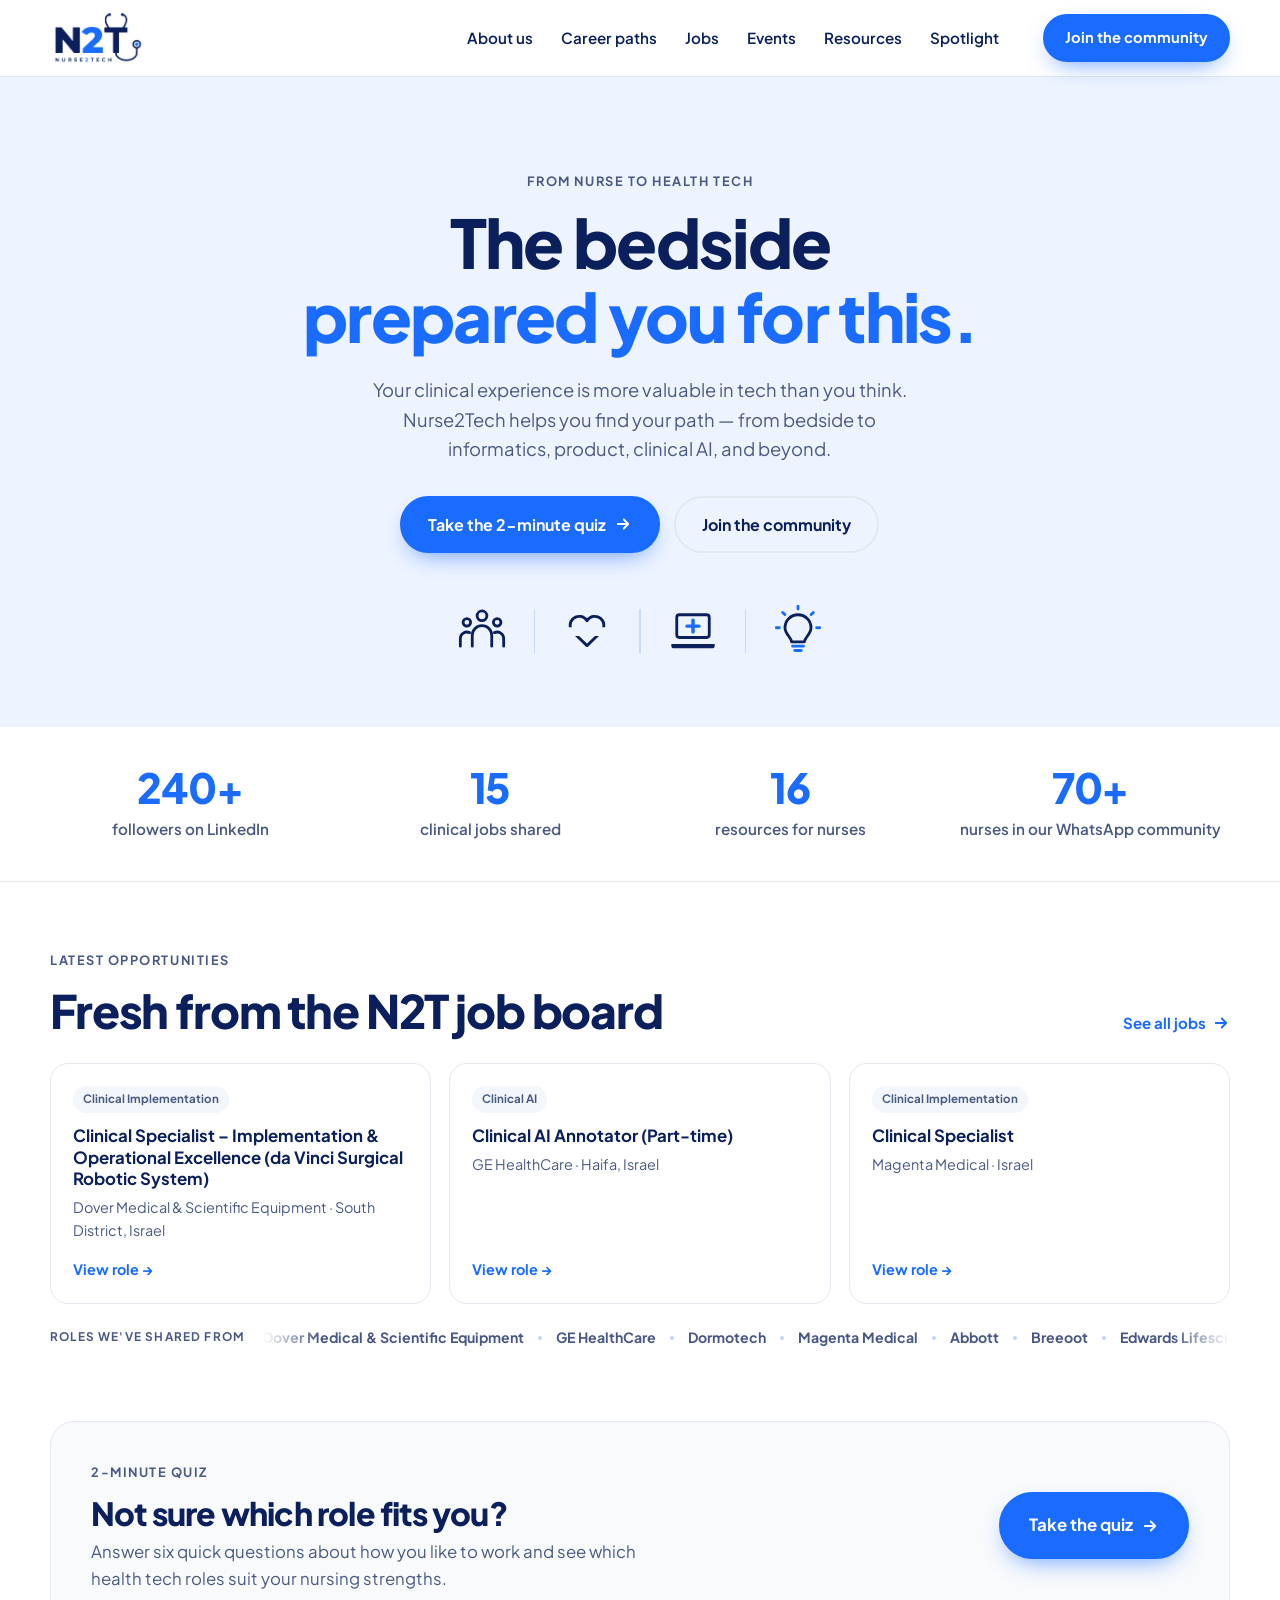
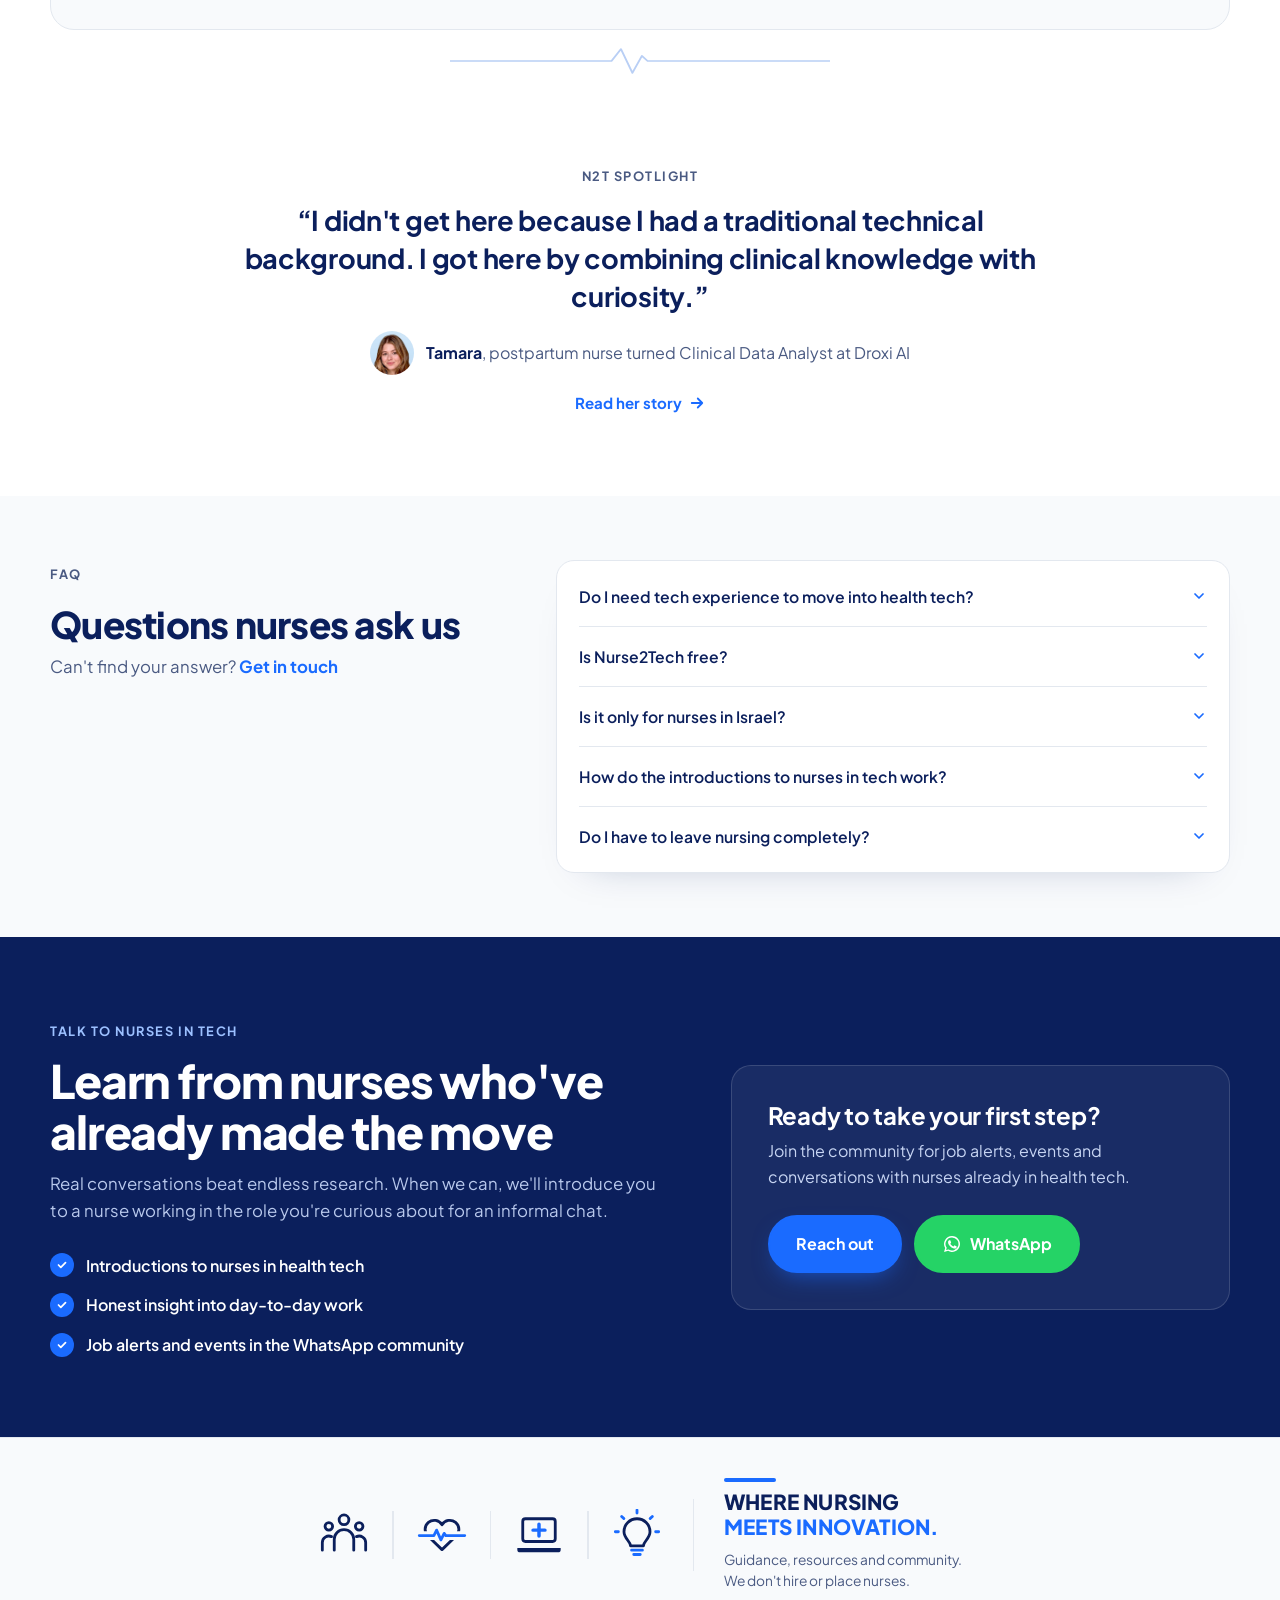
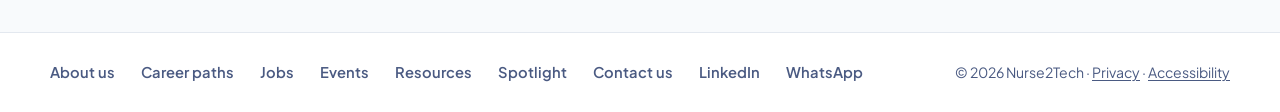
<file: index.html>
<!doctype html>
<html lang="en">
<head>
  <meta charset="utf-8">
  <meta name="viewport" content="width=device-width, initial-scale=1">
  <title>Nurse2Tech</title>
  <meta name="description" content="Nurse2Tech helps nurses explore health tech careers: discover real roles, find your skill gaps, reframe your clinical experience, and connect with nurses who've made the move.">
  <link rel="canonical" href="https://nurse2tech.com/">
  <meta property="og:type" content="website">
  <meta property="og:site_name" content="Nurse2Tech">
  <meta property="og:title" content="Nurse2Tech — Where Nursing Meets Innovation">
  <meta property="og:description" content="Nurse2Tech helps nurses explore health tech careers: discover real roles, find your skill gaps, reframe your clinical experience, and connect with nurses who've made the move.">
  <meta property="og:url" content="https://nurse2tech.com/">
  <meta property="og:image" content="https://nurse2tech.com/assets/og-image.png">
  <meta property="og:image:width" content="1200">
  <meta property="og:image:height" content="630">
  <meta name="twitter:card" content="summary_large_image">
  <link rel="icon" type="image/svg+xml" href="assets/favicon.svg?v=202610020856">
  <link rel="icon" type="image/png" sizes="192x192" href="assets/icon-192.png?v=202610020856">
  <link rel="icon" type="image/png" sizes="64x64" href="assets/favicon.png?v=202610020856">
  <link rel="apple-touch-icon" href="assets/apple-touch-icon.png?v=202610020856">
  <link rel="preconnect" href="https://fonts.googleapis.com">
  <link rel="preconnect" href="https://fonts.gstatic.com" crossorigin>
  <link href="https://fonts.googleapis.com/css2?family=Plus+Jakarta+Sans:wght@400;500;600;700;800&display=swap" rel="stylesheet">
  <link rel="stylesheet" href="styles.css?v=20261124160000">
</head>
<body>

  <!-- SVG icon sprite (matches brand icon set) -->
  <svg width="0" height="0" style="position:absolute" aria-hidden="true">
    <defs>
      <symbol id="i-people" viewBox="0 0 48 48" fill="none" stroke-linecap="round" stroke-linejoin="round">
        <circle cx="24" cy="10" r="4.5" stroke="currentColor" stroke-width="2.6"/>
        <circle cx="10" cy="16" r="3.5" stroke="currentColor" stroke-width="2.6"/>
        <circle cx="38" cy="16" r="3.5" stroke="currentColor" stroke-width="2.6"/>
        <path d="M15 38V28a9 9 0 0 1 18 0v10" stroke="currentColor" stroke-width="2.6"/>
        <path d="M4 38v-7a6 6 0 0 1 8.5-5.5M44 38v-7a6 6 0 0 0-8.5-5.5" stroke="currentColor" stroke-width="2.6"/>
      </symbol>
      <symbol id="i-heart" viewBox="0 0 48 48" fill="none" stroke-linecap="round" stroke-linejoin="round">
        <mask id="heart-gap-1" maskUnits="userSpaceOnUse" x="0" y="0" width="48" height="48"><rect width="48" height="48" fill="#fff"/><path d="M3 24.5h13.5l2.5-5 4 9 3-6 1.5 2H45" fill="none" stroke="#000" stroke-width="8" stroke-linecap="round" stroke-linejoin="round"/></mask><path d="M24 37.5 11.2 25.1A8.4 8.4 0 1 1 24 14.5a8.4 8.4 0 1 1 12.8 10.6z" stroke="currentColor" stroke-width="2.6" mask="url(#heart-gap-1)"/>
        <path d="M3 24.5h13.5l2.5-5 4 9 3-6 1.5 2H45" stroke="var(--blue)" stroke-width="2.6"/>
      </symbol>
      <symbol id="i-laptop" viewBox="0 0 48 48" fill="none" stroke-linecap="round" stroke-linejoin="round">
        <rect x="9" y="9" width="30" height="21" rx="2.5" stroke="currentColor" stroke-width="2.6"/>
        <path d="M4 36h40v1.5a2.5 2.5 0 0 1-2.5 2.5h-35A2.5 2.5 0 0 1 4 37.5z" fill="currentColor"/>
        <path d="M24 14v11M18.5 19.5h11" stroke="var(--blue)" stroke-width="3.2"/>
      </symbol>
      <symbol id="i-bulb" viewBox="0 0 48 48" fill="none" stroke-linecap="round" stroke-linejoin="round">
        <path d="M24 3.8V1M11.84 8.84 9.86 6.86M36.16 8.84l1.98-1.98M6.8 21H4M41.2 21H44" stroke="var(--blue)" stroke-width="2.6"/>
        <path d="M18 34c0-4-6-7-6-13a12 12 0 0 1 24 0c0 6-6 9-6 13z" stroke="currentColor" stroke-width="2.6"/>
        <path d="M19 38h10M21 42h6" stroke="var(--blue)" stroke-width="2.6"/>
      </symbol>
      <symbol id="i-chat" viewBox="0 0 48 48" fill="none" stroke-linecap="round" stroke-linejoin="round">
        <path d="M8 10h32a3 3 0 0 1 3 3v17a3 3 0 0 1-3 3H22l-9 7v-7H8a3 3 0 0 1-3-3V13a3 3 0 0 1 3-3z" stroke="currentColor" stroke-width="2.6"/>
      </symbol>
      <symbol id="i-arrow" viewBox="0 0 24 24" fill="none" stroke="currentColor" stroke-width="2.4" stroke-linecap="round" stroke-linejoin="round">
        <path d="M5 12h14M13 6l6 6-6 6"/>
      </symbol>
    </defs>
  </svg>

  <header class="nav" id="top">
    <div class="container nav-inner">
      <a href="#top" class="brand" aria-label="Nurse2Tech home">
        <img src="assets/logo.png" alt="Nurse2Tech logo" width="806" height="480">
      </a>
      <div class="nav-right">
        <a href="contact.html" class="btn btn-sm nav-join">Join the community</a>
        <button class="nav-toggle" aria-label="Open menu" aria-expanded="false" aria-controls="site-menu">
          <span></span><span></span><span></span>
        </button>
      </div>
      <nav class="nav-links" id="site-menu" aria-label="Main">
        <a href="about.html">About us</a>
        <a href="roles.html">Career paths</a>
        <a href="jobs.html">Jobs</a>
        <a href="events.html">Events</a>
        <a href="resources.html">Resources</a>
        <a href="spotlight.html">Spotlight</a>
        <a href="contact.html">Contact us</a>
        <a href="contact.html" class="btn btn-sm nav-menu-join">Join the community</a>
      </nav>
    </div>
  </header>

  <main>
    <!-- HERO -->
    <section class="hero hero-center hero-tint">
      <div class="blob blob-1" aria-hidden="true"></div>
      <div class="blob blob-2" aria-hidden="true"></div>
      <div class="container hero-grid">
        <div class="hero-copy">
          <p class="eyebrow">From nurse to health tech</p>
          <h1>The bedside<br><span class="accent">prepared you for this.</span></h1>
          <p class="lead">Your clinical experience is more valuable in tech than you think. Nurse2Tech helps you find your path — from bedside to informatics, product, clinical AI, and beyond.</p>
          <div class="hero-cta">
            <a href="roles.html#quiz-section" class="btn">Take the 2-minute quiz <svg class="ico-sm"><use href="#i-arrow"/></svg></a>
            <a href="contact.html" class="btn btn-ghost">Join the community</a>
          </div>
          <div class="hero-icons" aria-hidden="true"><svg><use href="#i-people"/></svg><i></i><svg viewBox="0 0 48 48" fill="none" stroke-linecap="round" stroke-linejoin="round"><mask id="heart-gap-beat" maskUnits="userSpaceOnUse" x="0" y="0" width="48" height="48"><rect width="48" height="48" fill="#fff"/><path d="M3 24.5h13.5l2.5-5 4 9 3-6 1.5 2H45" fill="none" stroke="#000" stroke-width="8"/></mask><path d="M24 37.5 11.2 25.1A8.4 8.4 0 1 1 24 14.5a8.4 8.4 0 1 1 12.8 10.6z" stroke="currentColor" stroke-width="2.6" mask="url(#heart-gap-beat)"/><path class="beat" pathLength="100" d="M3 24.5h13.5l2.5-5 4 9 3-6 1.5 2H45" stroke="#1a6bff" stroke-width="2.6"/></svg><i></i><svg><use href="#i-laptop"/></svg><i></i><svg><use href="#i-bulb"/></svg></div>
        </div>
      </div>
    </section>

    <!-- NUMBERS -->
    <section class="stats-band" aria-label="Nurse2Tech at a glance">
      <div class="container stats-nums">
        <div><b>240+</b><span>followers on LinkedIn</span></div>
        <div><b id="stat-roles">13</b><span>clinical jobs shared</span></div>
        <div><b id="stat-resources">16</b><span>resources for nurses</span></div>
        <div><b>70+</b><span>nurses in our WhatsApp community</span></div>
      </div>
    </section>

    <!-- LATEST JOBS -->
    <section class="section latest" id="latest">
      <div class="container">
        <div class="latest-head">
          <div>
            <p class="eyebrow">Latest opportunities</p>
            <h2>Fresh from the N2T job board</h2>
          </div>
          <a class="card-link" href="jobs.html">See all jobs <svg class="ico-sm"><use href="#i-arrow"/></svg></a>
        </div>
        <div class="latest-grid" id="latest-jobs"></div>
        <div class="latest-companies" id="latest-companies" hidden></div>
      </div>
    </section>

    <!-- QUIZ -->
    <section class="section quiz-cta-section">
      <div class="container">
        <div class="quiz-cta">
          <div>
            <p class="eyebrow">2-minute quiz</p>
            <h2>Not sure which role fits you?</h2>
            <p class="sub">Answer six quick questions about how you like to work and see which health tech roles suit your nursing strengths.</p>
          </div>
          <a class="btn btn-lg" href="roles.html#quiz-section">Take the quiz <svg class="ico-sm"><use href="#i-arrow"/></svg></a>
        </div>
      </div>
    </section>

    <div class="pulse-divider" aria-hidden="true"><svg viewBox="0 0 400 40" preserveAspectRatio="none"><path d="M0 20 H170 l10 -14 12 28 10 -20 6 6 H400" fill="none" stroke="currentColor" stroke-width="2" stroke-linecap="round" stroke-linejoin="round"/></svg></div>

    <!-- SPOTLIGHT QUOTE -->
    <section class="section home-quote">
      <div class="container">
        <figure>
          <p class="eyebrow">N2T Spotlight</p>
          <blockquote>“I didn't get here because I had a traditional technical background. I got here by combining clinical knowledge with curiosity.”</blockquote>
          <figcaption><img class="quote-face" src="assets/tamara.jpg?v=20261117" alt="" width="300" height="300"><span><b>Tamara</b>, postpartum nurse turned Clinical Data Analyst at Droxi AI</span></figcaption>
          <a class="card-link" href="spotlight.html#tamara">Read her story <svg class="ico-sm"><use href="#i-arrow"/></svg></a>
        </figure>
      </div>
    </section>

    <!-- FAQ -->
    <section class="section faq-section section-tint" id="faq">
      <div class="container faq-wrap">
        <div class="faq-head">
          <p class="eyebrow">FAQ</p>
          <h2>Questions nurses ask us</h2>
          <p class="sub">Can't find your answer? <a href="contact.html">Get in touch</a></p>
        </div>
        <div class="faq-list">
          <details class="faq-item">
            <summary><span>Do I need tech experience to move into health tech?</span><svg class="faq-chev" viewBox="0 0 24 24" aria-hidden="true"><path d="M6 9l6 6 6-6" fill="none" stroke="currentColor" stroke-width="2.6" stroke-linecap="round" stroke-linejoin="round"/></svg></summary>
            <p>No. Most nurses we talk to start with none. Your clinical judgment, workflow knowledge and patient-safety mindset are exactly what health tech teams are missing. Some roles ask for a specific skill, and the job descriptions and our resources show you which ones.</p>
          </details>
          <details class="faq-item">
            <summary><span>Is Nurse2Tech free?</span><svg class="faq-chev" viewBox="0 0 24 24" aria-hidden="true"><path d="M6 9l6 6 6-6" fill="none" stroke="currentColor" stroke-width="2.6" stroke-linecap="round" stroke-linejoin="round"/></svg></summary>
            <p>Yes. Joining the community, the resources, the <a href="jobs.html">job board</a>, the <a href="roles.html#quiz-section">role quiz</a> and introductions to nurses in tech are all free.</p>
          </details>
          <details class="faq-item">
            <summary><span>Is it only for nurses in Israel?</span><svg class="faq-chev" viewBox="0 0 24 24" aria-hidden="true"><path d="M6 9l6 6 6-6" fill="none" stroke="currentColor" stroke-width="2.6" stroke-linecap="round" stroke-linejoin="round"/></svg></summary>
            <p>No. Nurse2Tech is for nurses anywhere. Many of the roles we share right now are in Israel, but the resources, quiz and advice apply wherever you are, and we share remote roles too.</p>
          </details>
          <details class="faq-item">
            <summary><span>How do the introductions to nurses in tech work?</span><svg class="faq-chev" viewBox="0 0 24 24" aria-hidden="true"><path d="M6 9l6 6 6-6" fill="none" stroke="currentColor" stroke-width="2.6" stroke-linecap="round" stroke-linejoin="round"/></svg></summary>
            <p>Send us a message with the role you're curious about. If we know a nurse working in that role, we'll ask if they're open to a short chat and connect you both by email. It's informal: a chance to ask about their day, how they got in, and what they'd do differently.</p>
          </details>
          <details class="faq-item">
            <summary><span>Do I have to leave nursing completely?</span><svg class="faq-chev" viewBox="0 0 24 24" aria-hidden="true"><path d="M6 9l6 6 6-6" fill="none" stroke="currentColor" stroke-width="2.6" stroke-linecap="round" stroke-linejoin="round"/></svg></summary>
            <p>Not at all. Some nurses move into tech full-time, others go part-time or keep a few clinical shifts. Many roles, like implementation and clinical success, use your clinical skills every day.</p>
          </details>
        </div>
      </div>
    </section>

    <!-- CONNECT -->
    <section class="section section-dark" id="connect">
      <div class="container connect-grid">
        <div class="">
          <p class="eyebrow eyebrow-light">Talk to nurses in tech</p>
          <h2>Learn from nurses who've <span class="accent-light">already made the move</span></h2>
          <p class="sub">Real conversations beat endless research. When we can, we'll introduce you to a nurse working in the role you're curious about for an informal chat.</p>
          <ul class="checks">
            <li>Introductions to nurses in health tech</li>
            <li>Honest insight into day-to-day work</li>
            <li>Job alerts and events in the WhatsApp community</li>
          </ul>
        </div>
        <div class="cta-card">
          <h3>Ready to take your first step?</h3>
          <p>Join the community for job alerts, events and conversations with nurses already in health tech.</p>
          <div class="cta-actions">
            <a href="contact.html" class="btn">Reach out</a>
            <a class="btn btn-wa" data-whatsapp data-whatsapp-block hidden href="#" target="_blank" rel="noopener"><svg class="wa-ico" viewBox="0 0 24 24" aria-hidden="true"><path fill="currentColor" d="M12 2.5a9.5 9.5 0 0 0-8.2 14.3L2.5 21.5l4.8-1.3A9.5 9.5 0 1 0 12 2.5zm0 1.7a7.8 7.8 0 1 1-4 14.5l-.3-.2-2.8.8.8-2.7-.2-.3A7.8 7.8 0 0 1 12 4.2zM8.9 7.6c-.2 0-.5 0-.7.3-.3.3-.9.9-.9 2.2s.9 2.5 1 2.7c.1.2 1.8 2.8 4.4 3.9 2.2.9 2.6.7 3.1.6.5 0 1.5-.6 1.7-1.2.2-.6.2-1.1.2-1.2-.1-.1-.2-.2-.5-.3l-1.8-.9c-.2-.1-.4-.1-.6.1l-.8 1c-.1.2-.3.2-.5.1-.3-.1-1.1-.4-2-1.3-.8-.7-1.3-1.5-1.4-1.8-.2-.3 0-.4.1-.5l.4-.5.3-.4c.1-.2 0-.3 0-.5l-.8-2c-.2-.5-.4-.5-.6-.5h-.6z"/></svg> WhatsApp</a>
          </div>
        </div>
      </div>
    </section>

  </main>

  <footer class="footer">
    <div class="footer-brand">
      <div class="container footer-brand-inner">
        <div class="footer-icons">
          <svg viewBox="0 0 48 48" fill="none" stroke-linecap="round" stroke-linejoin="round" aria-hidden="true"><circle cx="24" cy="10" r="4.5" stroke="currentColor" stroke-width="2.6"/><circle cx="10" cy="16" r="3.5" stroke="currentColor" stroke-width="2.6"/><circle cx="38" cy="16" r="3.5" stroke="currentColor" stroke-width="2.6"/><path d="M15 38V28a9 9 0 0 1 18 0v10" stroke="currentColor" stroke-width="2.6"/><path d="M4 38v-7a6 6 0 0 1 8.5-5.5M44 38v-7a6 6 0 0 0-8.5-5.5" stroke="currentColor" stroke-width="2.6"/></svg><i></i>
          <svg viewBox="0 0 48 48" fill="none" stroke-linecap="round" stroke-linejoin="round" aria-hidden="true"><mask id="heart-gap-2" maskUnits="userSpaceOnUse" x="0" y="0" width="48" height="48"><rect width="48" height="48" fill="#fff"/><path d="M3 24.5h13.5l2.5-5 4 9 3-6 1.5 2H45" fill="none" stroke="#000" stroke-width="8" stroke-linecap="round" stroke-linejoin="round"/></mask><path d="M24 37.5 11.2 25.1A8.4 8.4 0 1 1 24 14.5a8.4 8.4 0 1 1 12.8 10.6z" stroke="currentColor" stroke-width="2.6" mask="url(#heart-gap-2)"/><path d="M3 24.5h13.5l2.5-5 4 9 3-6 1.5 2H45" stroke="#1a6bff" stroke-width="2.6"/></svg><i></i>
          <svg viewBox="0 0 48 48" fill="none" stroke-linecap="round" stroke-linejoin="round" aria-hidden="true"><rect x="9" y="9" width="30" height="21" rx="2.5" stroke="currentColor" stroke-width="2.6"/><path d="M4 36h40v1.5a2.5 2.5 0 0 1-2.5 2.5h-35A2.5 2.5 0 0 1 4 37.5z" fill="currentColor"/><path d="M24 14v11M18.5 19.5h11" stroke="#1a6bff" stroke-width="3.2"/></svg><i></i>
          <svg viewBox="0 0 48 48" fill="none" stroke-linecap="round" stroke-linejoin="round" aria-hidden="true"><path d="M24 3.8V1M11.84 8.84 9.86 6.86M36.16 8.84l1.98-1.98M6.8 21H4M41.2 21H44" stroke="#1a6bff" stroke-width="2.6"/><path d="M18 34c0-4-6-7-6-13a12 12 0 0 1 24 0c0 6-6 9-6 13z" stroke="currentColor" stroke-width="2.6"/><path d="M19 38h10M21 42h6" stroke="#1a6bff" stroke-width="2.6"/></svg>
        </div>
        <span class="footer-divider" aria-hidden="true"></span>
        <div class="footer-brand-text">
          <div class="tagline"><b></b>Where nursing<br><span>meets innovation.</span></div>
          <p class="footer-disclaimer">Guidance, resources and community.<br>We don't hire or place nurses.</p>
        </div>
      </div>
    </div>
    <div class="container footer-inner">
      <nav class="footer-links" aria-label="Footer">
        <a href="about.html">About us</a>
        <a href="roles.html">Career paths</a>
        <a href="jobs.html">Jobs</a>
        <a href="events.html">Events</a>
        <a href="resources.html">Resources</a>
        <a href="spotlight.html">Spotlight</a>
        <a href="contact.html">Contact us</a>
        <a href="https://www.linkedin.com/company/nurse2tech/" target="_blank" rel="noopener">LinkedIn</a>
        <a data-whatsapp data-whatsapp-block hidden href="#" target="_blank" rel="noopener">WhatsApp</a>
      </nav>
      <p class="copy">© <span id="year"></span> Nurse2Tech · <a href="privacy.html">Privacy</a> · <a href="accessibility.html">Accessibility</a></p>
    </div>
  </footer>

  <script src="script.js?v=202611012000"></script>
  <script data-goatcounter="https://nurse2tech.goatcounter.com/count" async src="https://gc.zgo.at/count.js"></script>
</body>
</html>
</file>
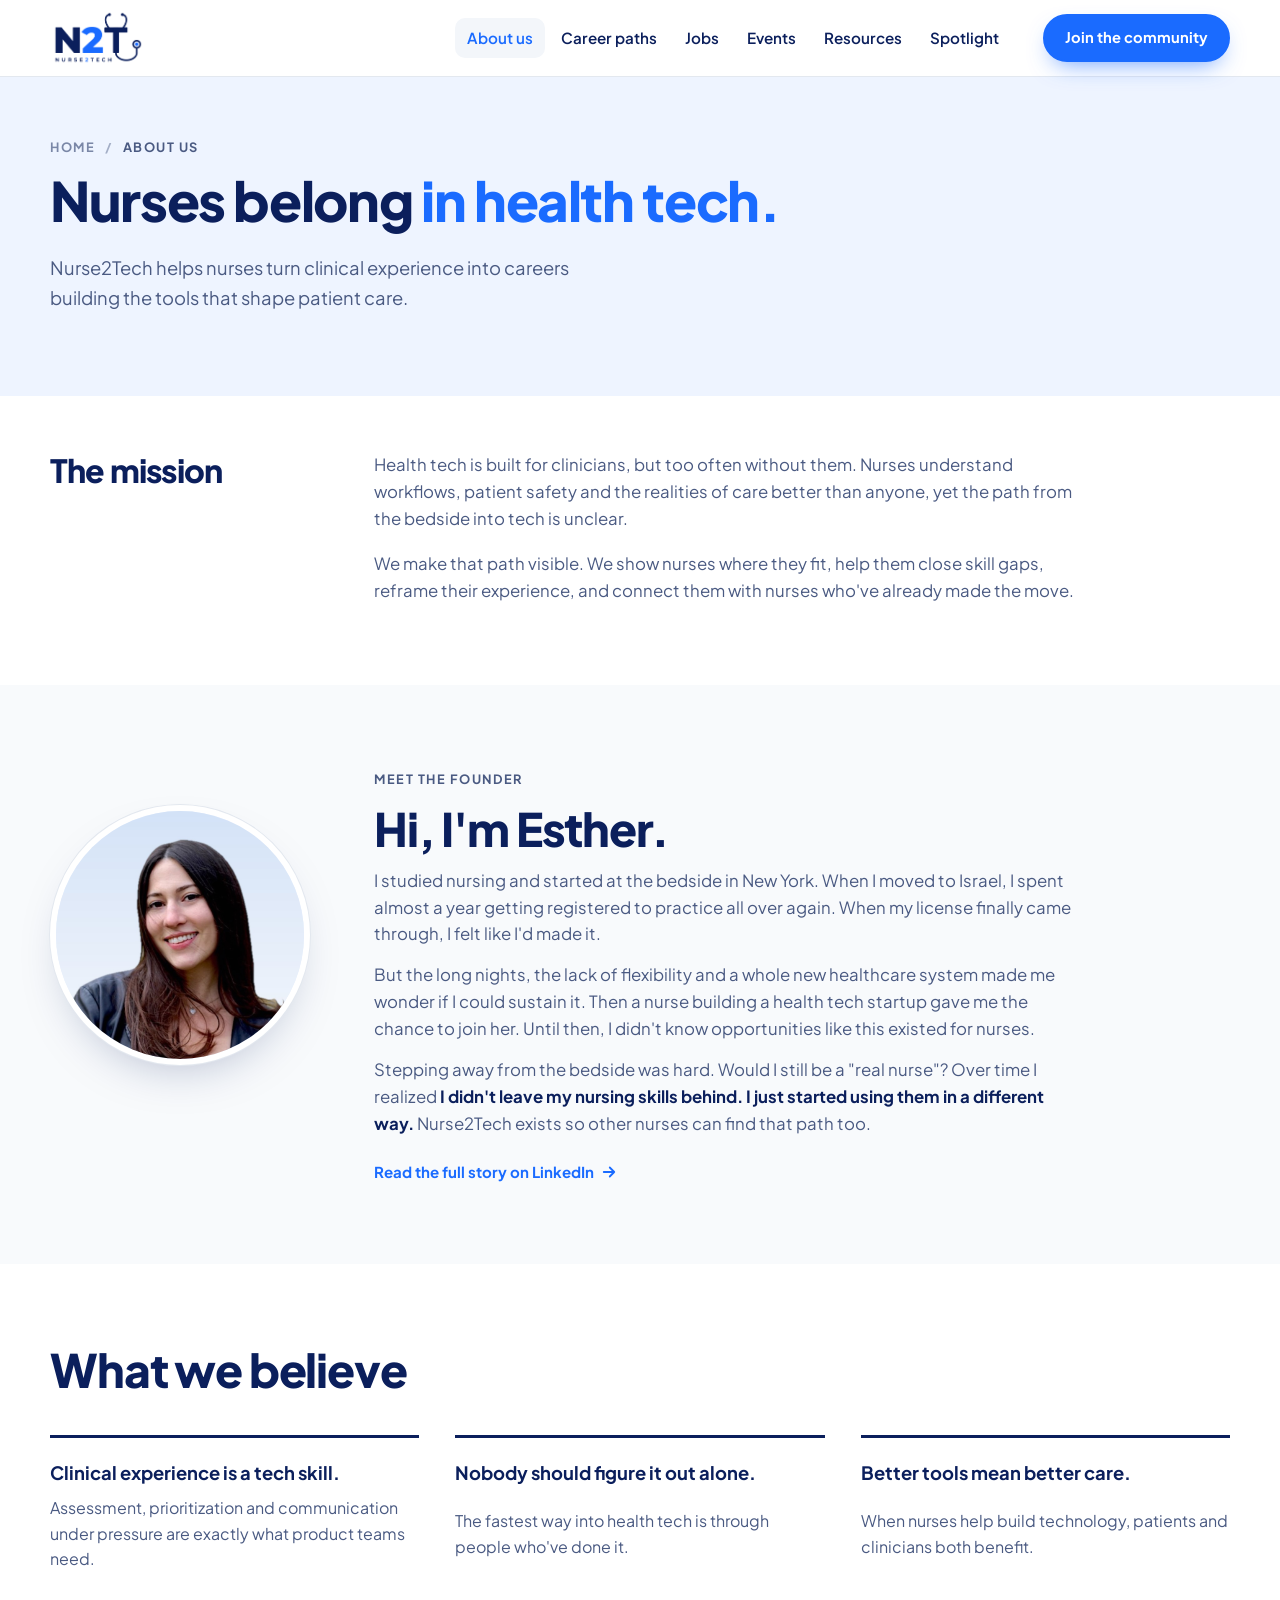
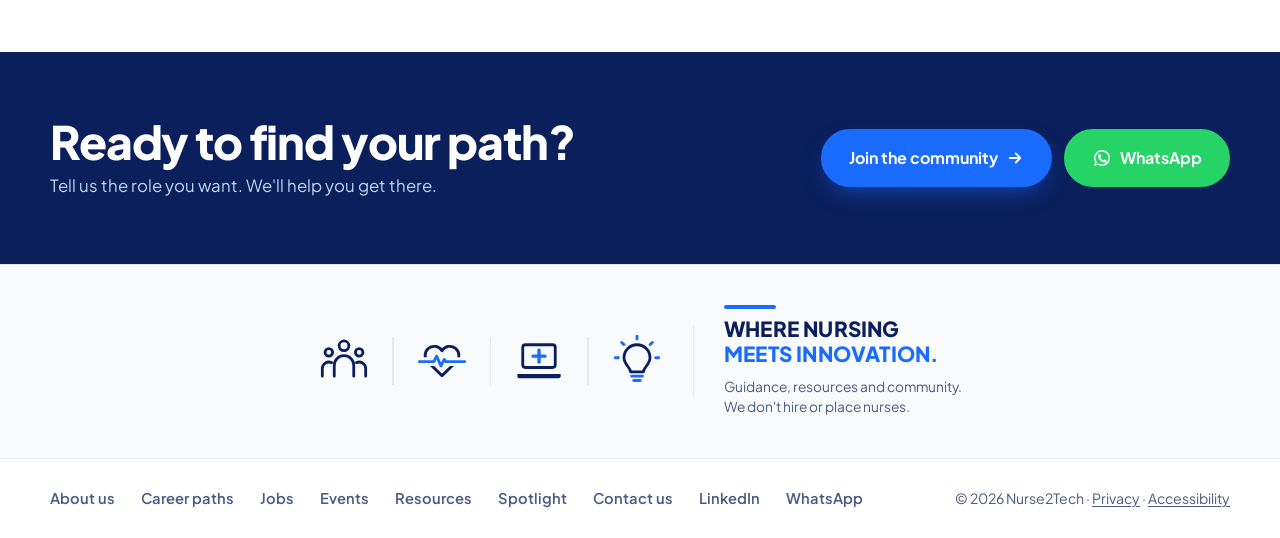
<file: about.html>
<!doctype html>
<html lang="en">
<head>
  <meta charset="utf-8">
  <meta name="viewport" content="width=device-width, initial-scale=1">
  <title>About Us — Nurse2Tech</title>
  <meta name="description" content="Nurse2Tech helps nurses bring their clinical expertise into health tech careers. Learn about the mission and what we do.">
  <link rel="canonical" href="https://nurse2tech.com/about.html">
  <meta property="og:type" content="website">
  <meta property="og:site_name" content="Nurse2Tech">
  <meta property="og:title" content="About Us — Nurse2Tech">
  <meta property="og:description" content="Nurse2Tech helps nurses bring their clinical expertise into health tech careers. Learn about the mission and what we do.">
  <meta property="og:url" content="https://nurse2tech.com/about.html">
  <meta property="og:image" content="https://nurse2tech.com/assets/og-image.png">
  <meta property="og:image:width" content="1200">
  <meta property="og:image:height" content="630">
  <meta name="twitter:card" content="summary_large_image">
  <link rel="icon" type="image/svg+xml" href="assets/favicon.svg?v=202610020856">
  <link rel="icon" type="image/png" sizes="192x192" href="assets/icon-192.png?v=202610020856">
  <link rel="icon" type="image/png" sizes="64x64" href="assets/favicon.png?v=202610020856">
  <link rel="apple-touch-icon" href="assets/apple-touch-icon.png?v=202610020856">
  <link rel="preconnect" href="https://fonts.googleapis.com">
  <link rel="preconnect" href="https://fonts.gstatic.com" crossorigin>
  <link href="https://fonts.googleapis.com/css2?family=Plus+Jakarta+Sans:wght@400;500;600;700;800&display=swap" rel="stylesheet">
  <link rel="stylesheet" href="styles.css?v=20261124160000">
</head>
<body>

  <svg width="0" height="0" style="position:absolute" aria-hidden="true">
    <defs>
      <symbol id="i-arrow" viewBox="0 0 24 24" fill="none" stroke="currentColor" stroke-width="2.4" stroke-linecap="round" stroke-linejoin="round">
        <path d="M5 12h14M13 6l6 6-6 6"/>
      </symbol>
      <symbol id="i-people" viewBox="0 0 48 48" fill="none" stroke-linecap="round" stroke-linejoin="round">
        <circle cx="24" cy="10" r="4.5" stroke="currentColor" stroke-width="2.6"/>
        <circle cx="10" cy="16" r="3.5" stroke="currentColor" stroke-width="2.6"/>
        <circle cx="38" cy="16" r="3.5" stroke="currentColor" stroke-width="2.6"/>
        <path d="M15 38V28a9 9 0 0 1 18 0v10" stroke="currentColor" stroke-width="2.6"/>
        <path d="M4 38v-7a6 6 0 0 1 8.5-5.5M44 38v-7a6 6 0 0 0-8.5-5.5" stroke="currentColor" stroke-width="2.6"/>
      </symbol>
      <symbol id="i-heart" viewBox="0 0 48 48" fill="none" stroke-linecap="round" stroke-linejoin="round">
        <mask id="heart-gap-1" maskUnits="userSpaceOnUse" x="0" y="0" width="48" height="48"><rect width="48" height="48" fill="#fff"/><path d="M3 24.5h13.5l2.5-5 4 9 3-6 1.5 2H45" fill="none" stroke="#000" stroke-width="8" stroke-linecap="round" stroke-linejoin="round"/></mask><path d="M24 37.5 11.2 25.1A8.4 8.4 0 1 1 24 14.5a8.4 8.4 0 1 1 12.8 10.6z" stroke="currentColor" stroke-width="2.6" mask="url(#heart-gap-1)"/>
        <path d="M3 24.5h13.5l2.5-5 4 9 3-6 1.5 2H45" stroke="var(--blue)" stroke-width="2.6"/>
      </symbol>
      <symbol id="i-laptop" viewBox="0 0 48 48" fill="none" stroke-linecap="round" stroke-linejoin="round">
        <rect x="9" y="9" width="30" height="21" rx="2.5" stroke="currentColor" stroke-width="2.6"/>
        <path d="M4 36h40v1.5a2.5 2.5 0 0 1-2.5 2.5h-35A2.5 2.5 0 0 1 4 37.5z" fill="currentColor"/>
        <path d="M24 14v11M18.5 19.5h11" stroke="var(--blue)" stroke-width="3.2"/>
      </symbol>
      <symbol id="i-bulb" viewBox="0 0 48 48" fill="none" stroke-linecap="round" stroke-linejoin="round">
        <path d="M24 3.8V1M11.84 8.84 9.86 6.86M36.16 8.84l1.98-1.98M6.8 21H4M41.2 21H44" stroke="var(--blue)" stroke-width="2.6"/>
        <path d="M18 34c0-4-6-7-6-13a12 12 0 0 1 24 0c0 6-6 9-6 13z" stroke="currentColor" stroke-width="2.6"/>
        <path d="M19 38h10M21 42h6" stroke="var(--blue)" stroke-width="2.6"/>
      </symbol>
    </defs>
  </svg>

  <header class="nav" id="top">
    <div class="container nav-inner">
      <a href="index.html" class="brand" aria-label="Nurse2Tech home">
        <img src="assets/logo.png" alt="Nurse2Tech logo" width="806" height="480">
      </a>
      <div class="nav-right">
        <a href="contact.html" class="btn btn-sm nav-join">Join the community</a>
        <button class="nav-toggle" aria-label="Open menu" aria-expanded="false" aria-controls="site-menu">
          <span></span><span></span><span></span>
        </button>
      </div>
      <nav class="nav-links" id="site-menu" aria-label="Main">
        <a href="about.html" aria-current="page">About us</a>
        <a href="roles.html">Career paths</a>
        <a href="jobs.html">Jobs</a>
        <a href="events.html">Events</a>
        <a href="resources.html">Resources</a>
        <a href="spotlight.html">Spotlight</a>
        <a href="contact.html">Contact us</a>
        <a href="contact.html" class="btn btn-sm nav-menu-join">Join the community</a>
      </nav>
    </div>
  </header>

  <main>
    <section class="apply-hero">
      <div class="blob blob-1" aria-hidden="true"></div>
      <div class="container">
        <nav class="eyebrow crumbs" aria-label="Breadcrumb"><a href="index.html">Home</a><span aria-hidden="true">/</span><span aria-current="page">About us</span></nav>
        <h1>Nurses belong <span class="accent">in health tech.</span></h1>
        <p class="lead">Nurse2Tech helps nurses turn clinical experience into careers building the tools that shape patient care.</p>
      </div>
    </section>

    <section class="section about-mission">
      <div class="container mission">
        <h2>The mission</h2>
        <p class="sub">Health tech is built for clinicians, but too often without them. Nurses understand workflows, patient safety and the realities of care better than anyone, yet the path from the bedside into tech is unclear.</p>
        <p class="sub">We make that path visible. We show nurses where they fit, help them close skill gaps, reframe their experience, and connect them with nurses who've already made the move.</p>
      </div>
    </section>

    <section class="section section-tint">
      <div class="container story story-with-photo">
        <div class="story-photo"><img src="assets/esther.jpg?v=20261006093221" alt="Esther Jacob, founder of Nurse2Tech" width="800" height="800"></div>
        <div class="story-text">
        <p class="eyebrow">Meet the founder</p>
        <h2>Hi, I'm Esther.</h2>
        <p class="sub">I studied nursing and started at the bedside in New York. When I moved to Israel, I spent almost a year getting registered to practice all over again. When my license finally came through, I felt like I'd made it.</p>
        <p class="sub">But the long nights, the lack of flexibility and a whole new healthcare system made me wonder if I could sustain it. Then a nurse building a health tech startup gave me the chance to join her. Until then, I didn't know opportunities like this existed for nurses.</p>
        <p class="sub">Stepping away from the bedside was hard. Would I still be a "real nurse"? Over time I realized <strong>I didn't leave my nursing skills behind. I just started using them in a different way.</strong> Nurse2Tech exists so other nurses can find that path too.</p>
        <a class="card-link" href="https://www.linkedin.com/feed/update/urn:li:activity:7500984249072709632/" target="_blank" rel="noopener">Read the full story on LinkedIn <svg class="ico-sm"><use href="#i-arrow"/></svg></a>
        </div>
      </div>
    </section>


    <section class="section">
      <div class="container">
        <div class="section-head">
          <h2>What we believe</h2>
        </div>
        <div class="values">
          <div class="value"><b>Clinical experience is a tech skill.</b><span>Assessment, prioritization and communication under pressure are exactly what product teams need.</span></div>
          <div class="value"><b>Nobody should figure it out alone.</b><span>The fastest way into health tech is through people who've done it.</span></div>
          <div class="value"><b>Better tools mean better care.</b><span>When nurses help build technology, patients and clinicians both benefit.</span></div>
        </div>
      </div>
    </section>

    <section class="cta-band">
      <div class="container cta-inner">
        <div>
          <h2>Ready to find your path?</h2>
          <p>Tell us the role you want. We'll help you get there.</p>
        </div>
        <div class="cta-actions">
          <a href="contact.html" class="btn">Join the community <svg class="ico-sm"><use href="#i-arrow"/></svg></a>
          <a class="btn btn-wa" data-whatsapp data-whatsapp-block hidden href="#" target="_blank" rel="noopener"><svg class="wa-ico" viewBox="0 0 24 24" aria-hidden="true"><path fill="currentColor" d="M12 2.5a9.5 9.5 0 0 0-8.2 14.3L2.5 21.5l4.8-1.3A9.5 9.5 0 1 0 12 2.5zm0 1.7a7.8 7.8 0 1 1-4 14.5l-.3-.2-2.8.8.8-2.7-.2-.3A7.8 7.8 0 0 1 12 4.2zM8.9 7.6c-.2 0-.5 0-.7.3-.3.3-.9.9-.9 2.2s.9 2.5 1 2.7c.1.2 1.8 2.8 4.4 3.9 2.2.9 2.6.7 3.1.6.5 0 1.5-.6 1.7-1.2.2-.6.2-1.1.2-1.2-.1-.1-.2-.2-.5-.3l-1.8-.9c-.2-.1-.4-.1-.6.1l-.8 1c-.1.2-.3.2-.5.1-.3-.1-1.1-.4-2-1.3-.8-.7-1.3-1.5-1.4-1.8-.2-.3 0-.4.1-.5l.4-.5.3-.4c.1-.2 0-.3 0-.5l-.8-2c-.2-.5-.4-.5-.6-.5h-.6z"/></svg> WhatsApp</a>
        </div>
      </div>
    </section>
  </main>

  <footer class="footer">
    <div class="footer-brand">
      <div class="container footer-brand-inner">
        <div class="footer-icons">
          <svg viewBox="0 0 48 48" fill="none" stroke-linecap="round" stroke-linejoin="round" aria-hidden="true"><circle cx="24" cy="10" r="4.5" stroke="currentColor" stroke-width="2.6"/><circle cx="10" cy="16" r="3.5" stroke="currentColor" stroke-width="2.6"/><circle cx="38" cy="16" r="3.5" stroke="currentColor" stroke-width="2.6"/><path d="M15 38V28a9 9 0 0 1 18 0v10" stroke="currentColor" stroke-width="2.6"/><path d="M4 38v-7a6 6 0 0 1 8.5-5.5M44 38v-7a6 6 0 0 0-8.5-5.5" stroke="currentColor" stroke-width="2.6"/></svg><i></i>
          <svg viewBox="0 0 48 48" fill="none" stroke-linecap="round" stroke-linejoin="round" aria-hidden="true"><mask id="heart-gap-2" maskUnits="userSpaceOnUse" x="0" y="0" width="48" height="48"><rect width="48" height="48" fill="#fff"/><path d="M3 24.5h13.5l2.5-5 4 9 3-6 1.5 2H45" fill="none" stroke="#000" stroke-width="8" stroke-linecap="round" stroke-linejoin="round"/></mask><path d="M24 37.5 11.2 25.1A8.4 8.4 0 1 1 24 14.5a8.4 8.4 0 1 1 12.8 10.6z" stroke="currentColor" stroke-width="2.6" mask="url(#heart-gap-2)"/><path d="M3 24.5h13.5l2.5-5 4 9 3-6 1.5 2H45" stroke="#1a6bff" stroke-width="2.6"/></svg><i></i>
          <svg viewBox="0 0 48 48" fill="none" stroke-linecap="round" stroke-linejoin="round" aria-hidden="true"><rect x="9" y="9" width="30" height="21" rx="2.5" stroke="currentColor" stroke-width="2.6"/><path d="M4 36h40v1.5a2.5 2.5 0 0 1-2.5 2.5h-35A2.5 2.5 0 0 1 4 37.5z" fill="currentColor"/><path d="M24 14v11M18.5 19.5h11" stroke="#1a6bff" stroke-width="3.2"/></svg><i></i>
          <svg viewBox="0 0 48 48" fill="none" stroke-linecap="round" stroke-linejoin="round" aria-hidden="true"><path d="M24 3.8V1M11.84 8.84 9.86 6.86M36.16 8.84l1.98-1.98M6.8 21H4M41.2 21H44" stroke="#1a6bff" stroke-width="2.6"/><path d="M18 34c0-4-6-7-6-13a12 12 0 0 1 24 0c0 6-6 9-6 13z" stroke="currentColor" stroke-width="2.6"/><path d="M19 38h10M21 42h6" stroke="#1a6bff" stroke-width="2.6"/></svg>
        </div>
        <span class="footer-divider" aria-hidden="true"></span>
        <div class="footer-brand-text">
          <div class="tagline"><b></b>Where nursing<br><span>meets innovation.</span></div>
          <p class="footer-disclaimer">Guidance, resources and community.<br>We don't hire or place nurses.</p>
        </div>
      </div>
    </div>
    <div class="container footer-inner">
      <nav class="footer-links" aria-label="Footer">
        <a href="about.html">About us</a>
        <a href="roles.html">Career paths</a>
        <a href="jobs.html">Jobs</a>
        <a href="events.html">Events</a>
        <a href="resources.html">Resources</a>
        <a href="spotlight.html">Spotlight</a>
        <a href="contact.html">Contact us</a>
        <a href="https://www.linkedin.com/company/nurse2tech/" target="_blank" rel="noopener">LinkedIn</a>
        <a data-whatsapp data-whatsapp-block hidden href="#" target="_blank" rel="noopener">WhatsApp</a>
      </nav>
      <p class="copy">© <span id="year"></span> Nurse2Tech · <a href="privacy.html">Privacy</a> · <a href="accessibility.html">Accessibility</a></p>
    </div>
  </footer>

  <script src="script.js?v=202611012000"></script>
  <script data-goatcounter="https://nurse2tech.goatcounter.com/count" async src="https://gc.zgo.at/count.js"></script>
</body>
</html>
</file>
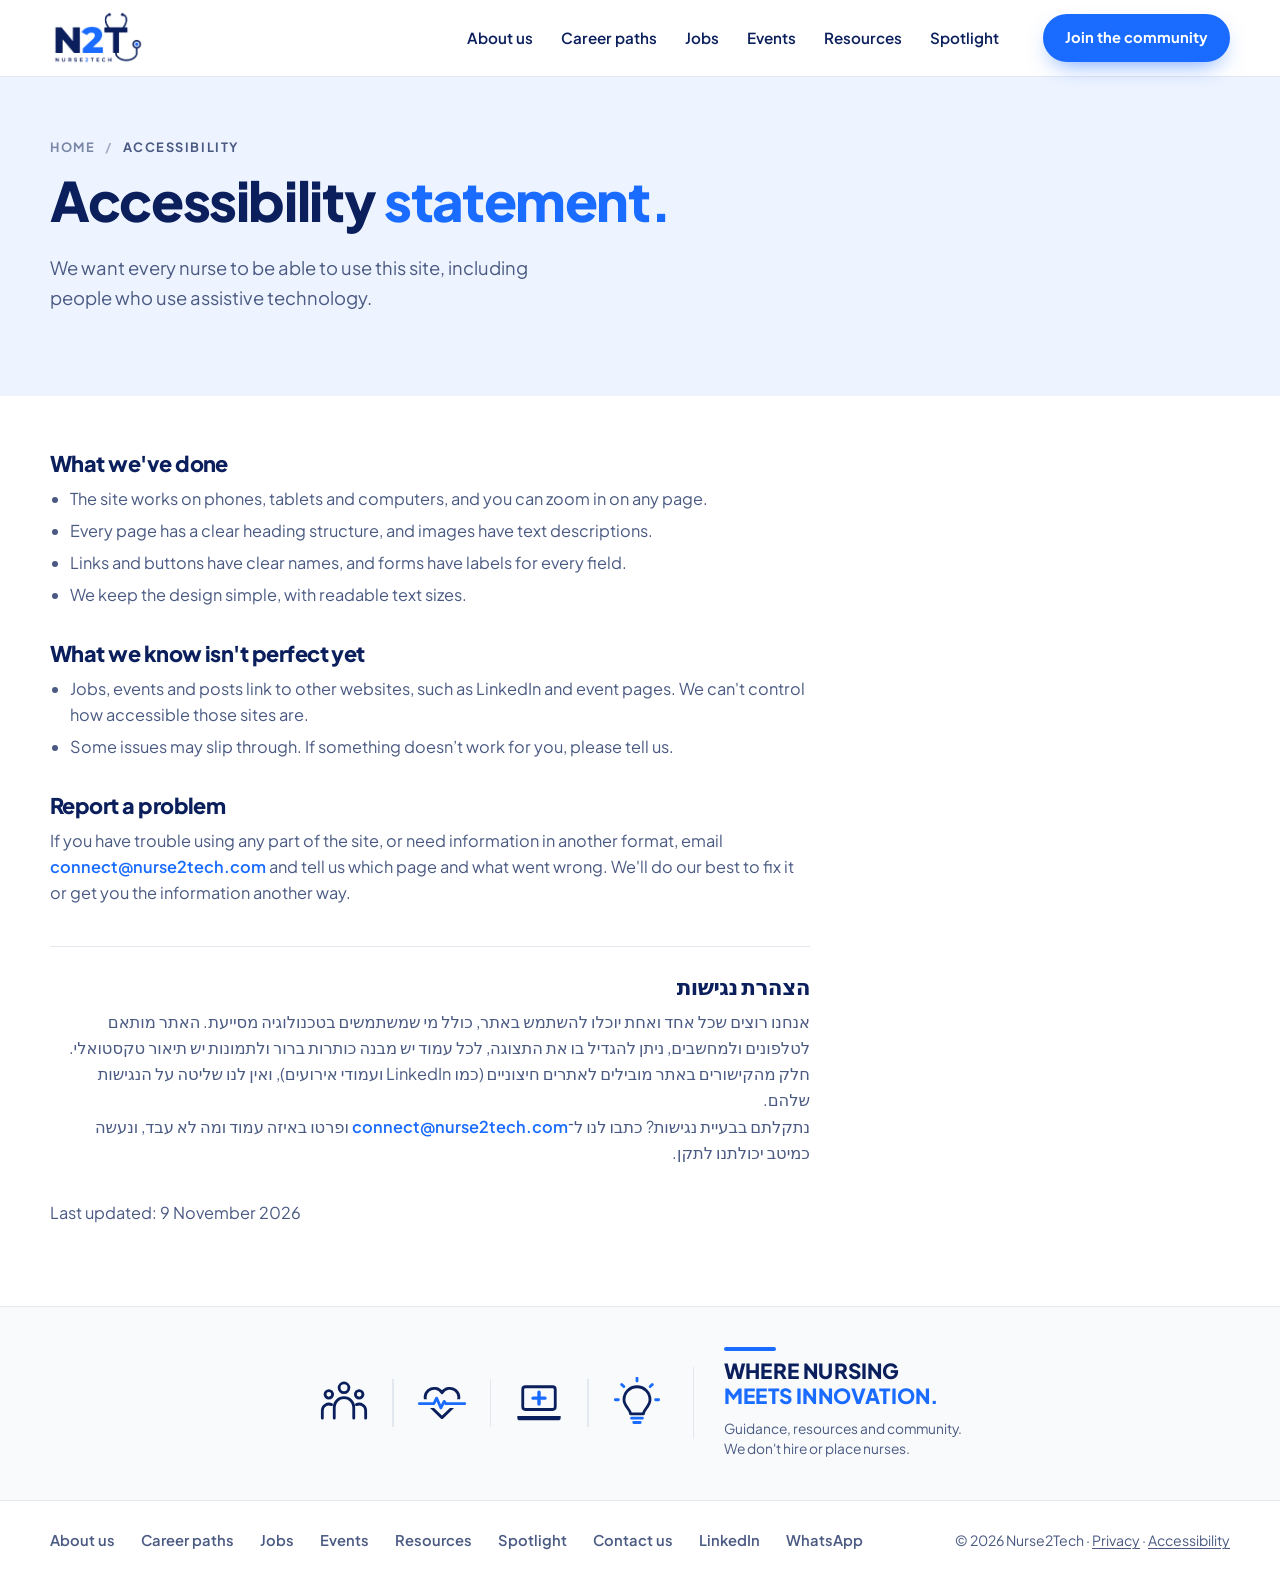
<file: accessibility.html>
<!doctype html>
<html lang="en">
<head>
  <meta charset="utf-8">
  <meta name="viewport" content="width=device-width, initial-scale=1">
  <title>Accessibility — Nurse2Tech</title>
  <meta name="description" content="Accessibility statement for nurse2tech.com: what we do to make the site accessible and how to report a problem.">
  <link rel="canonical" href="https://nurse2tech.com/accessibility.html">
  <meta property="og:type" content="website">
  <meta property="og:site_name" content="Nurse2Tech">
  <meta property="og:title" content="Accessibility — Nurse2Tech">
  <meta property="og:description" content="Accessibility statement for nurse2tech.com.">
  <meta property="og:url" content="https://nurse2tech.com/accessibility.html">
  <meta property="og:image" content="https://nurse2tech.com/assets/og-image.png">
  <meta property="og:image:width" content="1200">
  <meta property="og:image:height" content="630">
  <meta name="twitter:card" content="summary_large_image">
  <link rel="icon" type="image/svg+xml" href="assets/favicon.svg?v=202610020856">
  <link rel="icon" type="image/png" sizes="192x192" href="assets/icon-192.png?v=202610020856">
  <link rel="icon" type="image/png" sizes="64x64" href="assets/favicon.png?v=202610020856">
  <link rel="apple-touch-icon" href="assets/apple-touch-icon.png?v=202610020856">
  <link rel="preconnect" href="https://fonts.googleapis.com">
  <link rel="preconnect" href="https://fonts.gstatic.com" crossorigin>
  <link href="https://fonts.googleapis.com/css2?family=Plus+Jakarta+Sans:wght@400;500;600;700;800&display=swap" rel="stylesheet">
  <link rel="stylesheet" href="styles.css?v=20261124160000">
</head>
<body>

  <svg width="0" height="0" style="position:absolute" aria-hidden="true">
    <defs>
      <symbol id="i-arrow" viewBox="0 0 24 24" fill="none" stroke="currentColor" stroke-width="2.4" stroke-linecap="round" stroke-linejoin="round">
        <path d="M5 12h14M13 6l6 6-6 6"/>
      </symbol>
      <symbol id="i-mail" viewBox="0 0 24 24" fill="none" stroke="currentColor" stroke-width="2" stroke-linecap="round" stroke-linejoin="round">
        <rect x="3" y="5" width="18" height="14" rx="2"/><path d="M3 7l9 6 9-6"/>
      </symbol>
      <symbol id="i-in" viewBox="0 0 24 24" fill="currentColor">
        <path d="M4.98 3.5a2.5 2.5 0 1 1 0 5 2.5 2.5 0 0 1 0-5zM3 9.5h4V21H3zM9.5 9.5h3.8v1.6h.05c.53-1 1.83-2.05 3.77-2.05 4.03 0 4.78 2.65 4.78 6.1V21h-4v-5.1c0-1.22-.02-2.8-1.7-2.8-1.72 0-1.98 1.34-1.98 2.72V21h-4z"/>
      </symbol>
      <symbol id="i-people" viewBox="0 0 48 48" fill="none" stroke-linecap="round" stroke-linejoin="round">
        <circle cx="24" cy="10" r="4.5" stroke="currentColor" stroke-width="2.6"/>
        <circle cx="10" cy="16" r="3.5" stroke="currentColor" stroke-width="2.6"/>
        <circle cx="38" cy="16" r="3.5" stroke="currentColor" stroke-width="2.6"/>
        <path d="M15 38V28a9 9 0 0 1 18 0v10" stroke="currentColor" stroke-width="2.6"/>
        <path d="M4 38v-7a6 6 0 0 1 8.5-5.5M44 38v-7a6 6 0 0 0-8.5-5.5" stroke="currentColor" stroke-width="2.6"/>
      </symbol>
      <symbol id="i-check" viewBox="0 0 48 48" fill="none" stroke-linecap="round" stroke-linejoin="round">
        <circle cx="24" cy="24" r="20" stroke="currentColor" stroke-width="2.6"/>
        <path d="M15 24.5l6 6 12-13" stroke="var(--blue)" stroke-width="3.2"/>
      </symbol>
    </defs>
  </svg>

  <header class="nav" id="top">
    <div class="container nav-inner">
      <a href="index.html" class="brand" aria-label="Nurse2Tech home">
        <img src="assets/logo.png" alt="Nurse2Tech logo" width="806" height="480">
      </a>
      <div class="nav-right">
        <a href="contact.html" class="btn btn-sm nav-join">Join the community</a>
        <button class="nav-toggle" aria-label="Open menu" aria-expanded="false" aria-controls="site-menu">
          <span></span><span></span><span></span>
        </button>
      </div>
      <nav class="nav-links" id="site-menu" aria-label="Main">
        <a href="about.html">About us</a>
        <a href="roles.html">Career paths</a>
        <a href="jobs.html">Jobs</a>
        <a href="events.html">Events</a>
        <a href="resources.html">Resources</a>
        <a href="spotlight.html">Spotlight</a>
        <a href="contact.html">Contact us</a>
        <a href="contact.html" class="btn btn-sm nav-menu-join">Join the community</a>
      </nav>
    </div>
  </header>

  <main>
    <section class="apply-hero">
      <div class="container">
        <nav class="eyebrow crumbs" aria-label="Breadcrumb"><a href="index.html">Home</a><span aria-hidden="true">/</span><span aria-current="page">Accessibility</span></nav>
        <h1>Accessibility <span class="accent">statement.</span></h1>
        <p class="lead">We want every nurse to be able to use this site, including people who use assistive technology.</p>
      </div>
    </section>

    <section class="section privacy-section">
      <div class="container privacy">
        <h2>What we've done</h2>
        <ul>
          <li>The site works on phones, tablets and computers, and you can zoom in on any page.</li>
          <li>Every page has a clear heading structure, and images have text descriptions.</li>
          <li>Links and buttons have clear names, and forms have labels for every field.</li>
          <li>We keep the design simple, with readable text sizes.</li>
        </ul>

        <h2>What we know isn't perfect yet</h2>
        <ul>
          <li>Jobs, events and posts link to other websites, such as LinkedIn and event pages. We can't control how accessible those sites are.</li>
          <li>Some issues may slip through. If something doesn&rsquo;t work for you, please tell us.</li>
        </ul>

        <h2>Report a problem</h2>
        <p>If you have trouble using any part of the site, or need information in another format, email <a href="mailto:connect@nurse2tech.com">connect@nurse2tech.com</a> and tell us which page and what went wrong. We'll do our best to fix it or get you the information another way.</p>

        <div class="a11y-he" lang="he" dir="rtl">
          <h2>הצהרת נגישות</h2>
          <p>אנחנו רוצים שכל אחד ואחת יוכלו להשתמש באתר, כולל מי שמשתמשים בטכנולוגיה מסייעת. האתר מותאם לטלפונים ולמחשבים, ניתן להגדיל בו את התצוגה, לכל עמוד יש מבנה כותרות ברור ולתמונות יש תיאור טקסטואלי.</p>
          <p>חלק מהקישורים באתר מובילים לאתרים חיצוניים (כמו LinkedIn ועמודי אירועים), ואין לנו שליטה על הנגישות שלהם.</p>
          <p>נתקלתם בבעיית נגישות? כתבו לנו ל־<a href="mailto:connect@nurse2tech.com">connect@nurse2tech.com</a> ופרטו באיזה עמוד ומה לא עבד, ונעשה כמיטב יכולתנו לתקן.</p>
        </div>

        <p class="privacy-updated">Last updated: 9 November 2026</p>
      </div>
    </section>
  </main>

  <footer class="footer">
    <div class="footer-brand">
      <div class="container footer-brand-inner">
        <div class="footer-icons">
          <svg viewBox="0 0 48 48" fill="none" stroke-linecap="round" stroke-linejoin="round" aria-hidden="true"><circle cx="24" cy="10" r="4.5" stroke="currentColor" stroke-width="2.6"/><circle cx="10" cy="16" r="3.5" stroke="currentColor" stroke-width="2.6"/><circle cx="38" cy="16" r="3.5" stroke="currentColor" stroke-width="2.6"/><path d="M15 38V28a9 9 0 0 1 18 0v10" stroke="currentColor" stroke-width="2.6"/><path d="M4 38v-7a6 6 0 0 1 8.5-5.5M44 38v-7a6 6 0 0 0-8.5-5.5" stroke="currentColor" stroke-width="2.6"/></svg><i></i>
          <svg viewBox="0 0 48 48" fill="none" stroke-linecap="round" stroke-linejoin="round" aria-hidden="true"><mask id="heart-gap-1" maskUnits="userSpaceOnUse" x="0" y="0" width="48" height="48"><rect width="48" height="48" fill="#fff"/><path d="M3 24.5h13.5l2.5-5 4 9 3-6 1.5 2H45" fill="none" stroke="#000" stroke-width="8" stroke-linecap="round" stroke-linejoin="round"/></mask><path d="M24 37.5 11.2 25.1A8.4 8.4 0 1 1 24 14.5a8.4 8.4 0 1 1 12.8 10.6z" stroke="currentColor" stroke-width="2.6" mask="url(#heart-gap-1)"/><path d="M3 24.5h13.5l2.5-5 4 9 3-6 1.5 2H45" stroke="#1a6bff" stroke-width="2.6"/></svg><i></i>
          <svg viewBox="0 0 48 48" fill="none" stroke-linecap="round" stroke-linejoin="round" aria-hidden="true"><rect x="9" y="9" width="30" height="21" rx="2.5" stroke="currentColor" stroke-width="2.6"/><path d="M4 36h40v1.5a2.5 2.5 0 0 1-2.5 2.5h-35A2.5 2.5 0 0 1 4 37.5z" fill="currentColor"/><path d="M24 14v11M18.5 19.5h11" stroke="#1a6bff" stroke-width="3.2"/></svg><i></i>
          <svg viewBox="0 0 48 48" fill="none" stroke-linecap="round" stroke-linejoin="round" aria-hidden="true"><path d="M24 3.8V1M11.84 8.84 9.86 6.86M36.16 8.84l1.98-1.98M6.8 21H4M41.2 21H44" stroke="#1a6bff" stroke-width="2.6"/><path d="M18 34c0-4-6-7-6-13a12 12 0 0 1 24 0c0 6-6 9-6 13z" stroke="currentColor" stroke-width="2.6"/><path d="M19 38h10M21 42h6" stroke="#1a6bff" stroke-width="2.6"/></svg>
        </div>
        <span class="footer-divider" aria-hidden="true"></span>
        <div class="footer-brand-text">
          <div class="tagline"><b></b>Where nursing<br><span>meets innovation.</span></div>
          <p class="footer-disclaimer">Guidance, resources and community.<br>We don't hire or place nurses.</p>
        </div>
      </div>
    </div>
    <div class="container footer-inner">
      <nav class="footer-links" aria-label="Footer">
        <a href="about.html">About us</a>
        <a href="roles.html">Career paths</a>
        <a href="jobs.html">Jobs</a>
        <a href="events.html">Events</a>
        <a href="resources.html">Resources</a>
        <a href="spotlight.html">Spotlight</a>
        <a href="contact.html">Contact us</a>
        <a href="https://www.linkedin.com/company/nurse2tech/" target="_blank" rel="noopener">LinkedIn</a>
        <a data-whatsapp data-whatsapp-block hidden href="#" target="_blank" rel="noopener">WhatsApp</a>
      </nav>
      <p class="copy">© <span id="year"></span> Nurse2Tech · <a href="privacy.html">Privacy</a> · <a href="accessibility.html">Accessibility</a></p>
    </div>
  </footer>

  <script src="script.js?v=202611012000"></script>
  <script data-goatcounter="https://nurse2tech.goatcounter.com/count" async src="https://gc.zgo.at/count.js"></script>
</body>
</html>
</file>
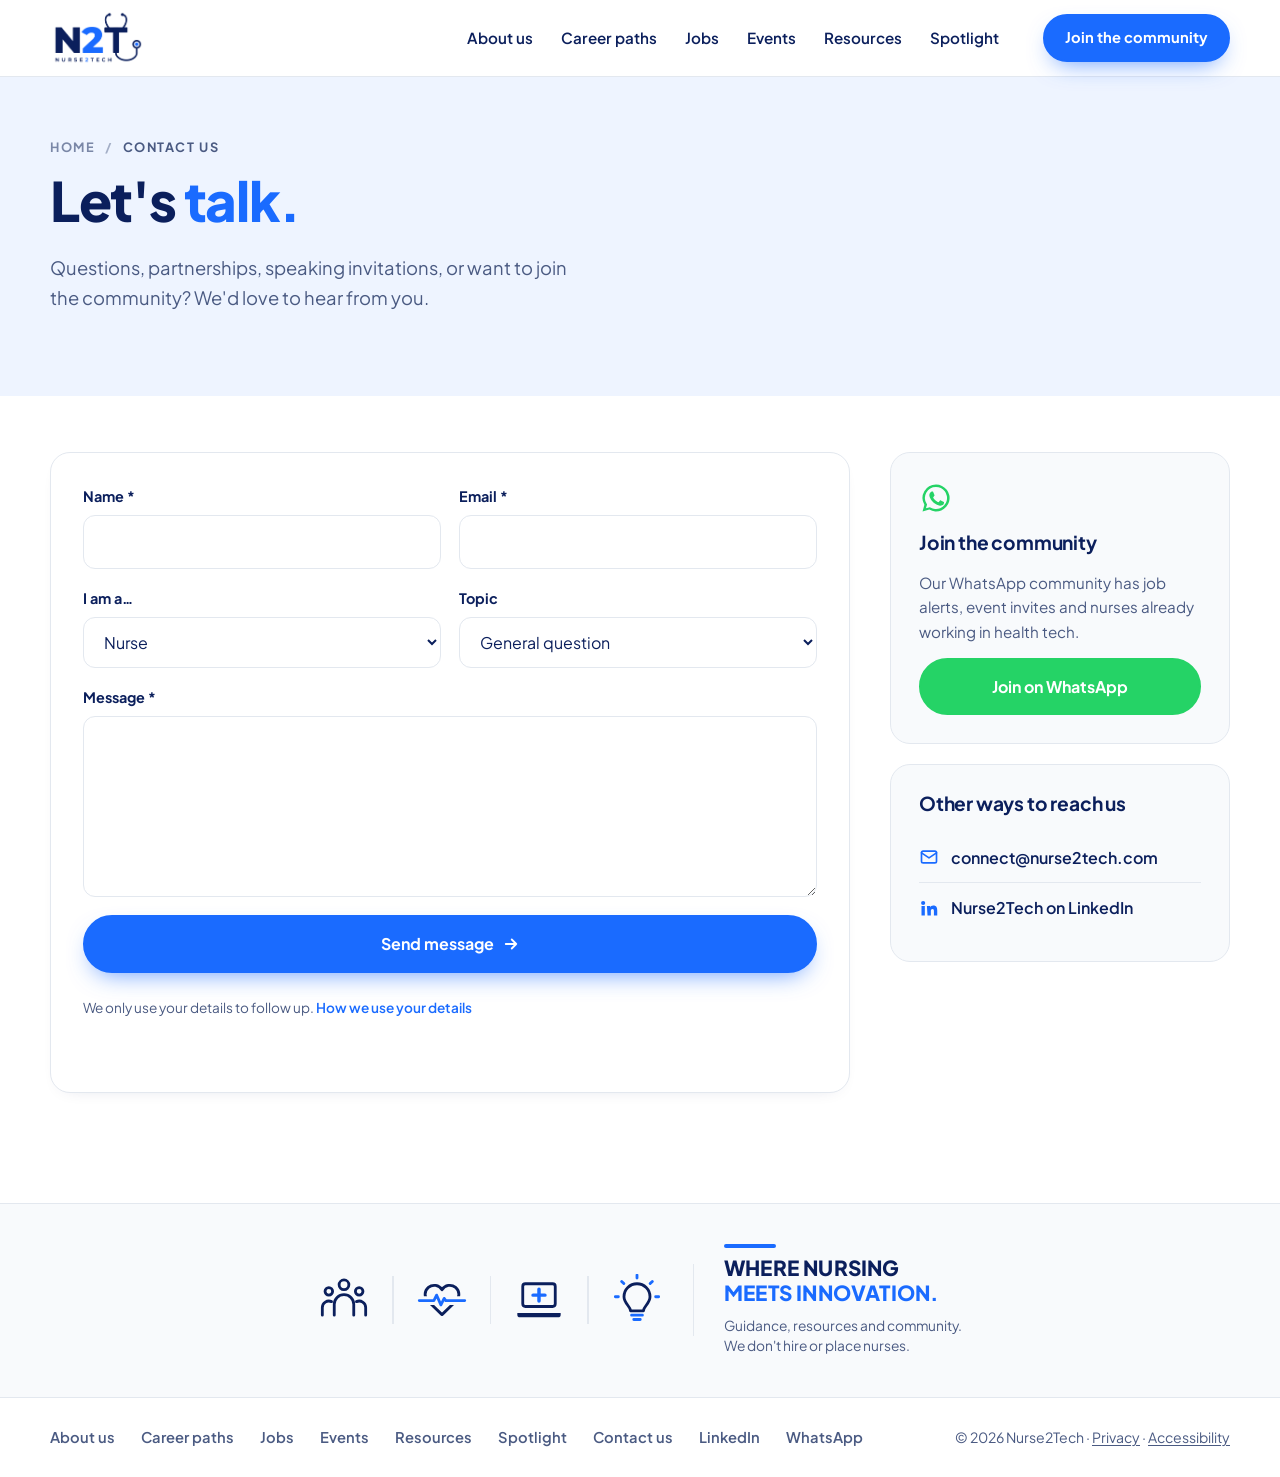
<file: apply.html>
<!doctype html>
<html lang="en">
<head>
  <meta charset="utf-8">
  <meta name="viewport" content="width=device-width, initial-scale=1">
  <title>Join the community — Nurse2Tech</title>
  <meta name="robots" content="noindex">
  <link rel="canonical" href="https://nurse2tech.com/contact.html">
  <meta http-equiv="refresh" content="0; url=contact.html">
  <script>location.replace("contact.html" + location.search + location.hash);</script>
</head>
<body>
  <p>Joining now happens on our <a href="contact.html">contact page</a>.</p>
</body>
</html>
</file>
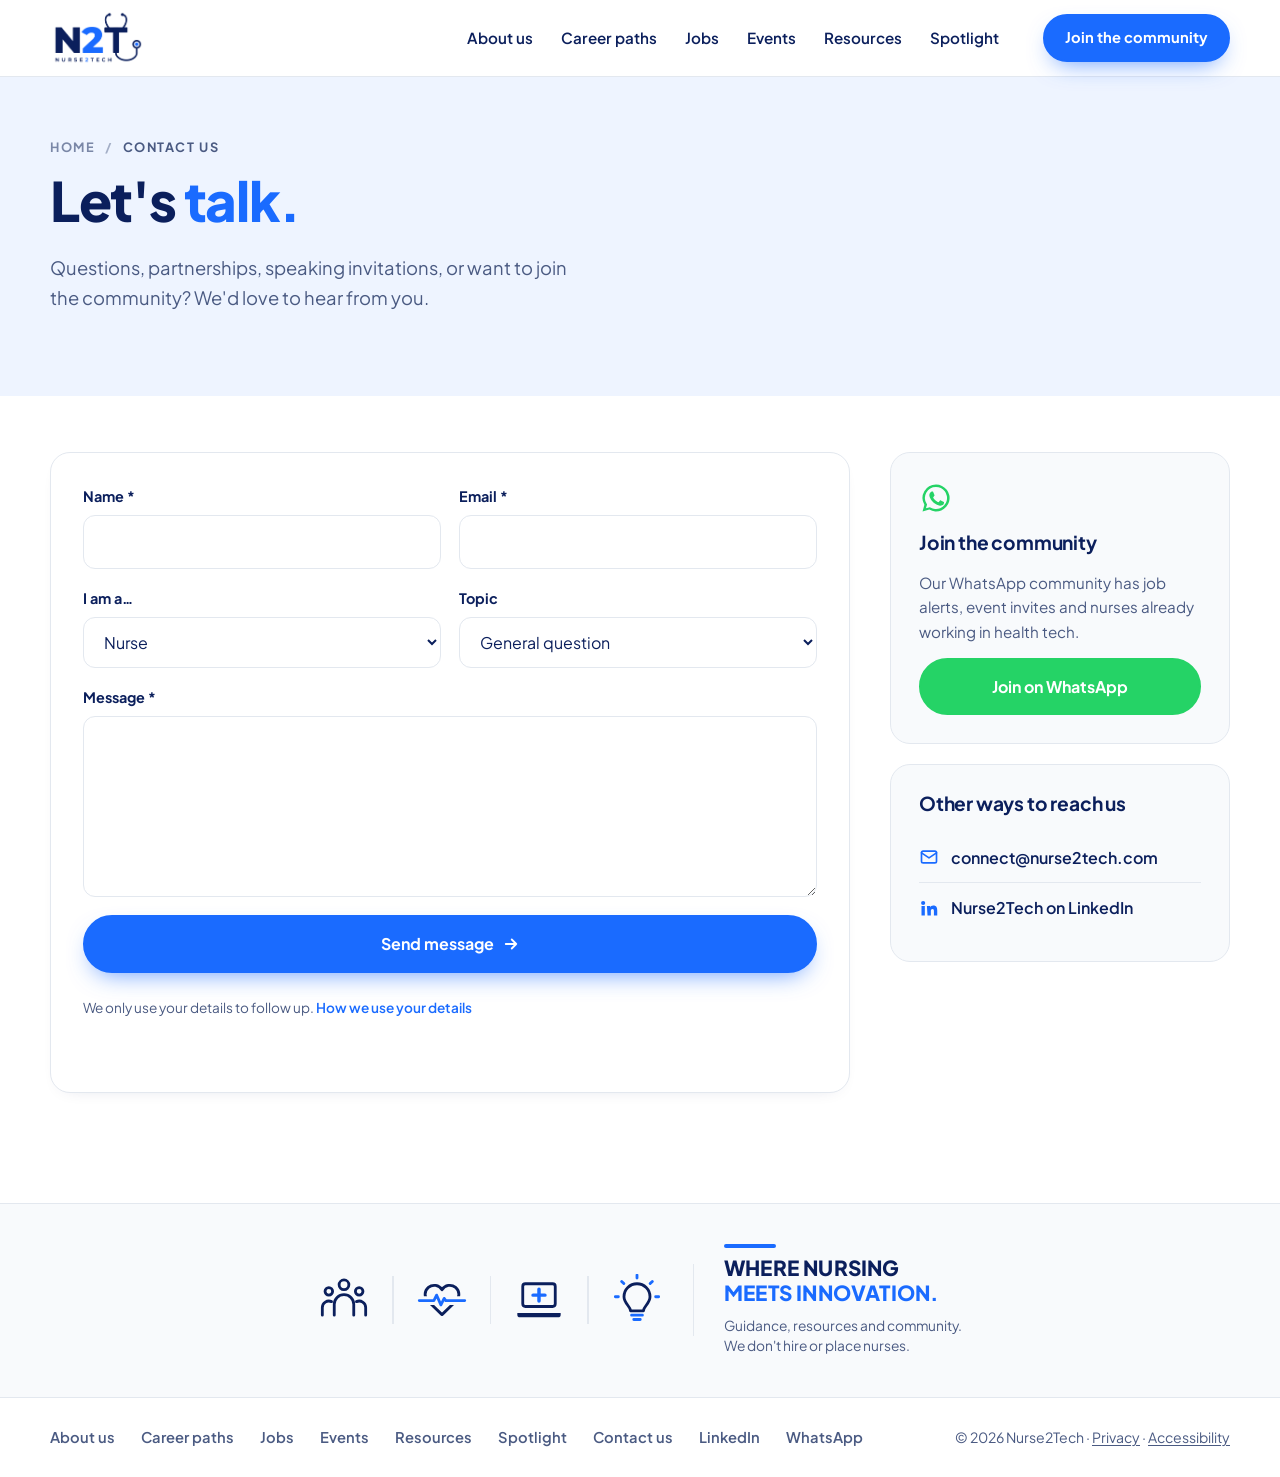
<file: contact.html>
<!doctype html>
<html lang="en">
<head>
  <meta charset="utf-8">
  <meta name="viewport" content="width=device-width, initial-scale=1">
  <title>Contact Us — Nurse2Tech</title>
  <meta name="description" content="Get in touch with Nurse2Tech: questions, partnerships, speaking, or help finding a nurse in the role you want.">
  <link rel="canonical" href="https://nurse2tech.com/contact.html">
  <meta property="og:type" content="website">
  <meta property="og:site_name" content="Nurse2Tech">
  <meta property="og:title" content="Contact Us — Nurse2Tech">
  <meta property="og:description" content="Get in touch with Nurse2Tech: questions, partnerships, speaking, or help finding a nurse in the role you want.">
  <meta property="og:url" content="https://nurse2tech.com/contact.html">
  <meta property="og:image" content="https://nurse2tech.com/assets/og-image.png">
  <meta property="og:image:width" content="1200">
  <meta property="og:image:height" content="630">
  <meta name="twitter:card" content="summary_large_image">
  <link rel="icon" type="image/svg+xml" href="assets/favicon.svg?v=202610020856">
  <link rel="icon" type="image/png" sizes="192x192" href="assets/icon-192.png?v=202610020856">
  <link rel="icon" type="image/png" sizes="64x64" href="assets/favicon.png?v=202610020856">
  <link rel="apple-touch-icon" href="assets/apple-touch-icon.png?v=202610020856">
  <link rel="preconnect" href="https://fonts.googleapis.com">
  <link rel="preconnect" href="https://fonts.gstatic.com" crossorigin>
  <link href="https://fonts.googleapis.com/css2?family=Plus+Jakarta+Sans:wght@400;500;600;700;800&display=swap" rel="stylesheet">
  <link rel="stylesheet" href="styles.css?v=20261124160000">
</head>
<body>

  <svg width="0" height="0" style="position:absolute" aria-hidden="true">
    <defs>
      <symbol id="i-arrow" viewBox="0 0 24 24" fill="none" stroke="currentColor" stroke-width="2.4" stroke-linecap="round" stroke-linejoin="round">
        <path d="M5 12h14M13 6l6 6-6 6"/>
      </symbol>
      <symbol id="i-mail" viewBox="0 0 24 24" fill="none" stroke="currentColor" stroke-width="2" stroke-linecap="round" stroke-linejoin="round">
        <rect x="3" y="5" width="18" height="14" rx="2"/><path d="M3 7l9 6 9-6"/>
      </symbol>
      <symbol id="i-in" viewBox="0 0 24 24" fill="currentColor">
        <path d="M4.98 3.5a2.5 2.5 0 1 1 0 5 2.5 2.5 0 0 1 0-5zM3 9.5h4V21H3zM9.5 9.5h3.8v1.6h.05c.53-1 1.83-2.05 3.77-2.05 4.03 0 4.78 2.65 4.78 6.1V21h-4v-5.1c0-1.22-.02-2.8-1.7-2.8-1.72 0-1.98 1.34-1.98 2.72V21h-4z"/>
      </symbol>
      <symbol id="i-people" viewBox="0 0 48 48" fill="none" stroke-linecap="round" stroke-linejoin="round">
        <circle cx="24" cy="10" r="4.5" stroke="currentColor" stroke-width="2.6"/>
        <circle cx="10" cy="16" r="3.5" stroke="currentColor" stroke-width="2.6"/>
        <circle cx="38" cy="16" r="3.5" stroke="currentColor" stroke-width="2.6"/>
        <path d="M15 38V28a9 9 0 0 1 18 0v10" stroke="currentColor" stroke-width="2.6"/>
        <path d="M4 38v-7a6 6 0 0 1 8.5-5.5M44 38v-7a6 6 0 0 0-8.5-5.5" stroke="currentColor" stroke-width="2.6"/>
      </symbol>
      <symbol id="i-check" viewBox="0 0 48 48" fill="none" stroke-linecap="round" stroke-linejoin="round">
        <circle cx="24" cy="24" r="20" stroke="currentColor" stroke-width="2.6"/>
        <path d="M15 24.5l6 6 12-13" stroke="var(--blue)" stroke-width="3.2"/>
      </symbol>
    </defs>
  </svg>

  <header class="nav" id="top">
    <div class="container nav-inner">
      <a href="index.html" class="brand" aria-label="Nurse2Tech home">
        <img src="assets/logo.png" alt="Nurse2Tech logo" width="806" height="480">
      </a>
      <div class="nav-right">
        <a href="contact.html" class="btn btn-sm nav-join">Join the community</a>
        <button class="nav-toggle" aria-label="Open menu" aria-expanded="false" aria-controls="site-menu">
          <span></span><span></span><span></span>
        </button>
      </div>
      <nav class="nav-links" id="site-menu" aria-label="Main">
        <a href="about.html">About us</a>
        <a href="roles.html">Career paths</a>
        <a href="jobs.html">Jobs</a>
        <a href="events.html">Events</a>
        <a href="resources.html">Resources</a>
        <a href="spotlight.html">Spotlight</a>
        <a href="contact.html" aria-current="page">Contact us</a>
        <a href="contact.html" class="btn btn-sm nav-menu-join">Join the community</a>
      </nav>
    </div>
  </header>

  <main>
    <section class="apply-hero">
      <div class="blob blob-1" aria-hidden="true"></div>
      <div class="container">
        <nav class="eyebrow crumbs" aria-label="Breadcrumb"><a href="index.html">Home</a><span aria-hidden="true">/</span><span aria-current="page">Contact us</span></nav>
        <h1>Let's <span class="accent">talk.</span></h1>
        <p class="lead">Questions, partnerships, speaking invitations, or want to join the community? We'd love to hear from you.</p>
      </div>
    </section>

    <section class="apply-body">
      <div class="container apply-grid">
        <div>
          <form class="form contact-card" id="contact-page-form" data-formsubmit data-subject="Nurse2Tech contact: {topic} from {name}" data-success="#contact-success" novalidate>
            <input type="text" name="_honey" class="hp" tabindex="-1" autocomplete="off" aria-hidden="true">
            <div class="row-2">
              <div class="field">
                <label for="c-name">Name *</label>
                <input id="c-name" name="name" type="text" autocomplete="name" required>
              </div>
              <div class="field">
                <label for="c-email">Email *</label>
                <input id="c-email" name="email" type="email" autocomplete="email" required>
              </div>
            </div>
            <div class="row-2">
              <div class="field">
                <label for="c-who">I am a…</label>
                <select id="c-who" name="i_am">
                  <option>Nurse</option>
                  <option>Nursing student</option>
                  <option>Employer / recruiter</option>
                  <option>Partner or sponsor</option>
                  <option>Other</option>
                </select>
              </div>
              <div class="field">
                <label for="c-topic">Topic</label>
                <select id="c-topic" name="topic">
                  <option>General question</option>
                  <option>Connect me with a nurse in tech</option>
                  <option>Partnerships &amp; events</option>
                  <option>Nominate a nurse for N2T Spotlight</option>
                  <option>I am hiring nurses</option>
                </select>
              </div>
            </div>
            <div class="field">
              <label for="c-msg">Message *</label>
              <textarea id="c-msg" name="message" rows="6" required></textarea>
            </div>
            <button type="submit" class="btn btn-block">Send message <svg class="ico-sm"><use href="#i-arrow"/></svg></button>
            <p class="privacy-note">We only use your details to follow up. <a href="privacy.html">How we use your details</a></p>
            <p class="form-note" role="status" aria-live="polite"></p>
          </form>
          <div class="success" id="contact-success" hidden>
            <svg class="success-ico"><use href="#i-check"/></svg>
            <h2>Message <span class="accent">sent!</span></h2>
            <p class="sub">Thanks for reaching out. We'll get back to you soon.</p>
            <a href="index.html" class="btn">Back to home</a>
          </div>
        </div>

        <aside class="apply-side">
          <div class="side-card wa-card" data-whatsapp-block hidden>
            <svg class="wa-ico" viewBox="0 0 24 24" aria-hidden="true"><path fill="currentColor" d="M12 2.5a9.5 9.5 0 0 0-8.2 14.3L2.5 21.5l4.8-1.3A9.5 9.5 0 1 0 12 2.5zm0 1.7a7.8 7.8 0 1 1-4 14.5l-.3-.2-2.8.8.8-2.7-.2-.3A7.8 7.8 0 0 1 12 4.2zM8.9 7.6c-.2 0-.5 0-.7.3-.3.3-.9.9-.9 2.2s.9 2.5 1 2.7c.1.2 1.8 2.8 4.4 3.9 2.2.9 2.6.7 3.1.6.5 0 1.5-.6 1.7-1.2.2-.6.2-1.1.2-1.2-.1-.1-.2-.2-.5-.3l-1.8-.9c-.2-.1-.4-.1-.6.1l-.8 1c-.1.2-.3.2-.5.1-.3-.1-1.1-.4-2-1.3-.8-.7-1.3-1.5-1.4-1.8-.2-.3 0-.4.1-.5l.4-.5.3-.4c.1-.2 0-.3 0-.5l-.8-2c-.2-.5-.4-.5-.6-.5h-.6z"/></svg>
            <h3>Join the community</h3>
            <p class="side-text">Our WhatsApp community has job alerts, event invites and nurses already working in health tech.</p>
            <a class="btn btn-wa btn-block" data-whatsapp href="#" target="_blank" rel="noopener">Join on WhatsApp</a>
          </div>
          <div class="side-card">
            <h3>Other ways to reach us</h3>
            <a class="contact-line" href="mailto:connect@nurse2tech.com"><svg><use href="#i-mail"/></svg> connect@nurse2tech.com</a>
            <a class="contact-line" href="https://www.linkedin.com/company/nurse2tech/" target="_blank" rel="noopener"><svg><use href="#i-in"/></svg> Nurse2Tech on LinkedIn</a>
          </div>
        </aside>
      </div>
    </section>
  </main>

  <footer class="footer">
    <div class="footer-brand">
      <div class="container footer-brand-inner">
        <div class="footer-icons">
          <svg viewBox="0 0 48 48" fill="none" stroke-linecap="round" stroke-linejoin="round" aria-hidden="true"><circle cx="24" cy="10" r="4.5" stroke="currentColor" stroke-width="2.6"/><circle cx="10" cy="16" r="3.5" stroke="currentColor" stroke-width="2.6"/><circle cx="38" cy="16" r="3.5" stroke="currentColor" stroke-width="2.6"/><path d="M15 38V28a9 9 0 0 1 18 0v10" stroke="currentColor" stroke-width="2.6"/><path d="M4 38v-7a6 6 0 0 1 8.5-5.5M44 38v-7a6 6 0 0 0-8.5-5.5" stroke="currentColor" stroke-width="2.6"/></svg><i></i>
          <svg viewBox="0 0 48 48" fill="none" stroke-linecap="round" stroke-linejoin="round" aria-hidden="true"><mask id="heart-gap-1" maskUnits="userSpaceOnUse" x="0" y="0" width="48" height="48"><rect width="48" height="48" fill="#fff"/><path d="M3 24.5h13.5l2.5-5 4 9 3-6 1.5 2H45" fill="none" stroke="#000" stroke-width="8" stroke-linecap="round" stroke-linejoin="round"/></mask><path d="M24 37.5 11.2 25.1A8.4 8.4 0 1 1 24 14.5a8.4 8.4 0 1 1 12.8 10.6z" stroke="currentColor" stroke-width="2.6" mask="url(#heart-gap-1)"/><path d="M3 24.5h13.5l2.5-5 4 9 3-6 1.5 2H45" stroke="#1a6bff" stroke-width="2.6"/></svg><i></i>
          <svg viewBox="0 0 48 48" fill="none" stroke-linecap="round" stroke-linejoin="round" aria-hidden="true"><rect x="9" y="9" width="30" height="21" rx="2.5" stroke="currentColor" stroke-width="2.6"/><path d="M4 36h40v1.5a2.5 2.5 0 0 1-2.5 2.5h-35A2.5 2.5 0 0 1 4 37.5z" fill="currentColor"/><path d="M24 14v11M18.5 19.5h11" stroke="#1a6bff" stroke-width="3.2"/></svg><i></i>
          <svg viewBox="0 0 48 48" fill="none" stroke-linecap="round" stroke-linejoin="round" aria-hidden="true"><path d="M24 3.8V1M11.84 8.84 9.86 6.86M36.16 8.84l1.98-1.98M6.8 21H4M41.2 21H44" stroke="#1a6bff" stroke-width="2.6"/><path d="M18 34c0-4-6-7-6-13a12 12 0 0 1 24 0c0 6-6 9-6 13z" stroke="currentColor" stroke-width="2.6"/><path d="M19 38h10M21 42h6" stroke="#1a6bff" stroke-width="2.6"/></svg>
        </div>
        <span class="footer-divider" aria-hidden="true"></span>
        <div class="footer-brand-text">
          <div class="tagline"><b></b>Where nursing<br><span>meets innovation.</span></div>
          <p class="footer-disclaimer">Guidance, resources and community.<br>We don't hire or place nurses.</p>
        </div>
      </div>
    </div>
    <div class="container footer-inner">
      <nav class="footer-links" aria-label="Footer">
        <a href="about.html">About us</a>
        <a href="roles.html">Career paths</a>
        <a href="jobs.html">Jobs</a>
        <a href="events.html">Events</a>
        <a href="resources.html">Resources</a>
        <a href="spotlight.html">Spotlight</a>
        <a href="contact.html">Contact us</a>
        <a href="https://www.linkedin.com/company/nurse2tech/" target="_blank" rel="noopener">LinkedIn</a>
        <a data-whatsapp data-whatsapp-block hidden href="#" target="_blank" rel="noopener">WhatsApp</a>
      </nav>
      <p class="copy">© <span id="year"></span> Nurse2Tech · <a href="privacy.html">Privacy</a> · <a href="accessibility.html">Accessibility</a></p>
    </div>
  </footer>

  <script src="script.js?v=202611012000"></script>
  <script data-goatcounter="https://nurse2tech.goatcounter.com/count" async src="https://gc.zgo.at/count.js"></script>
</body>
</html>
</file>
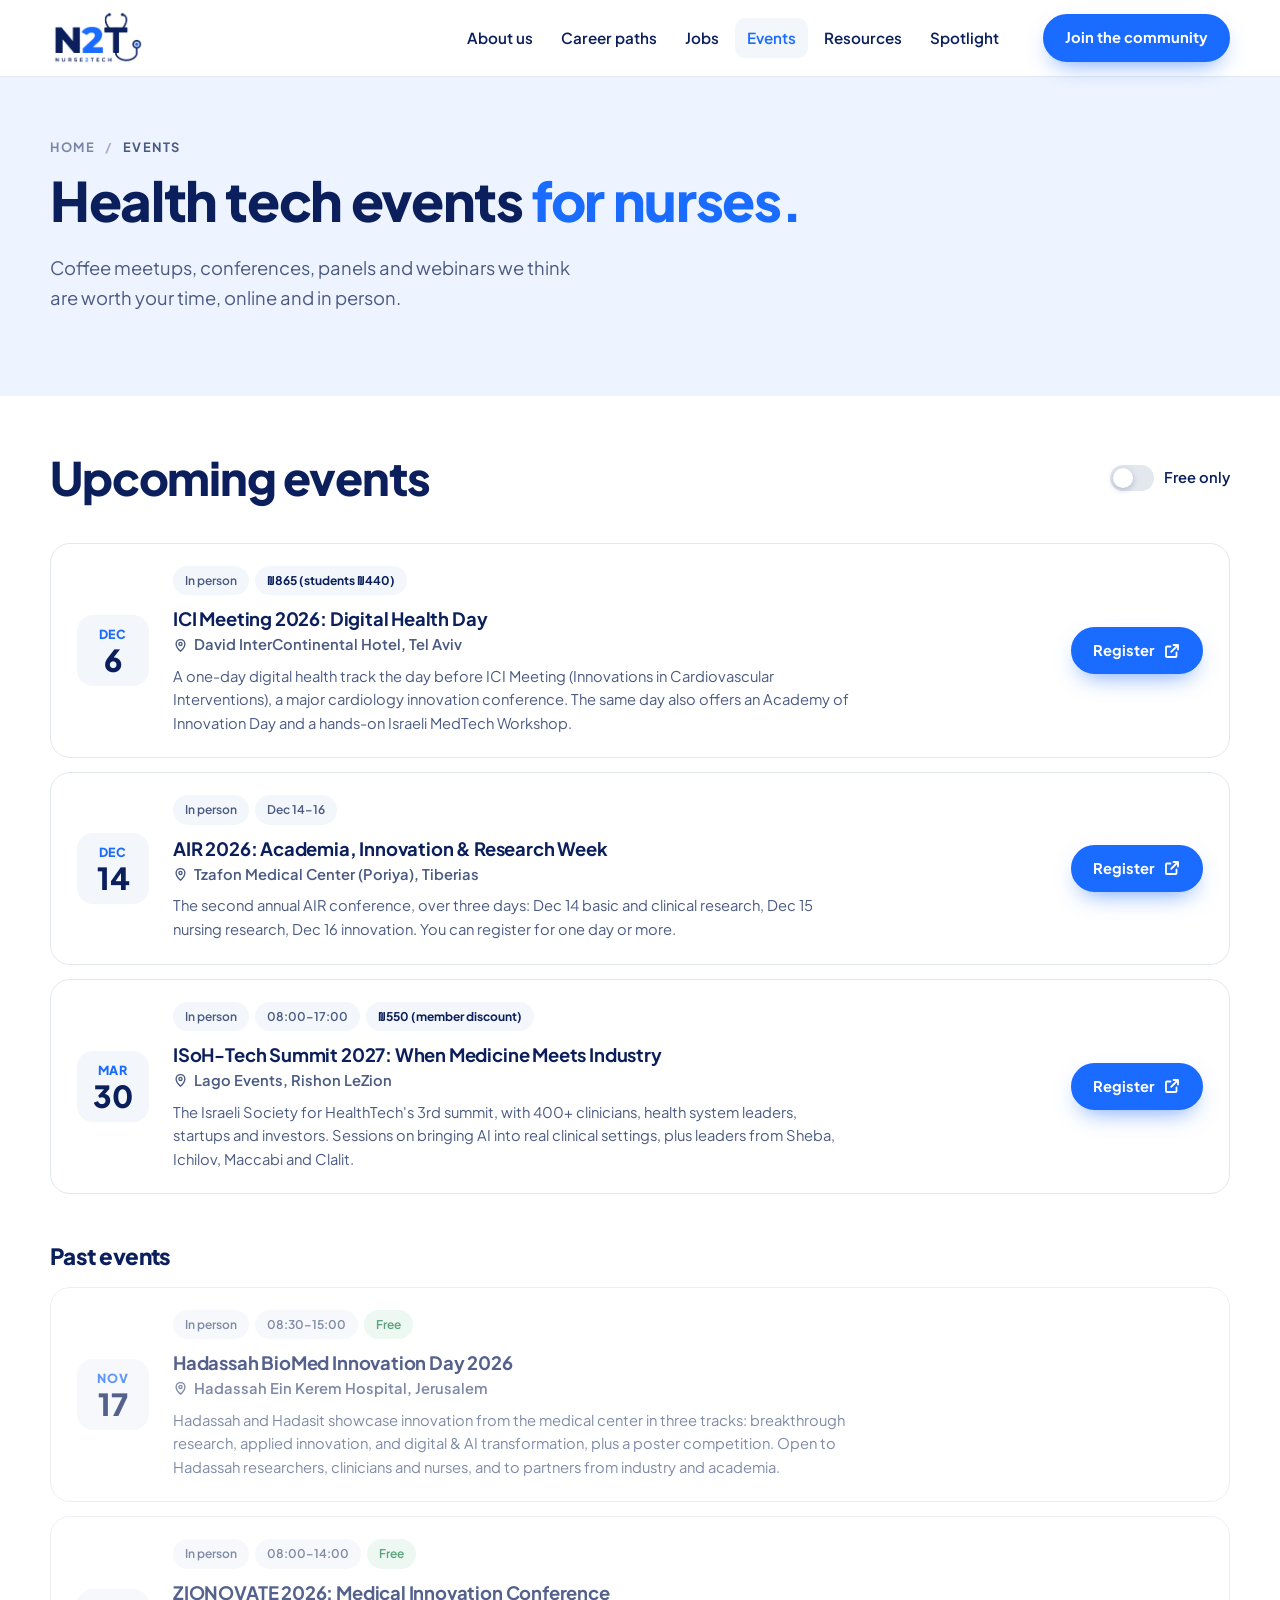
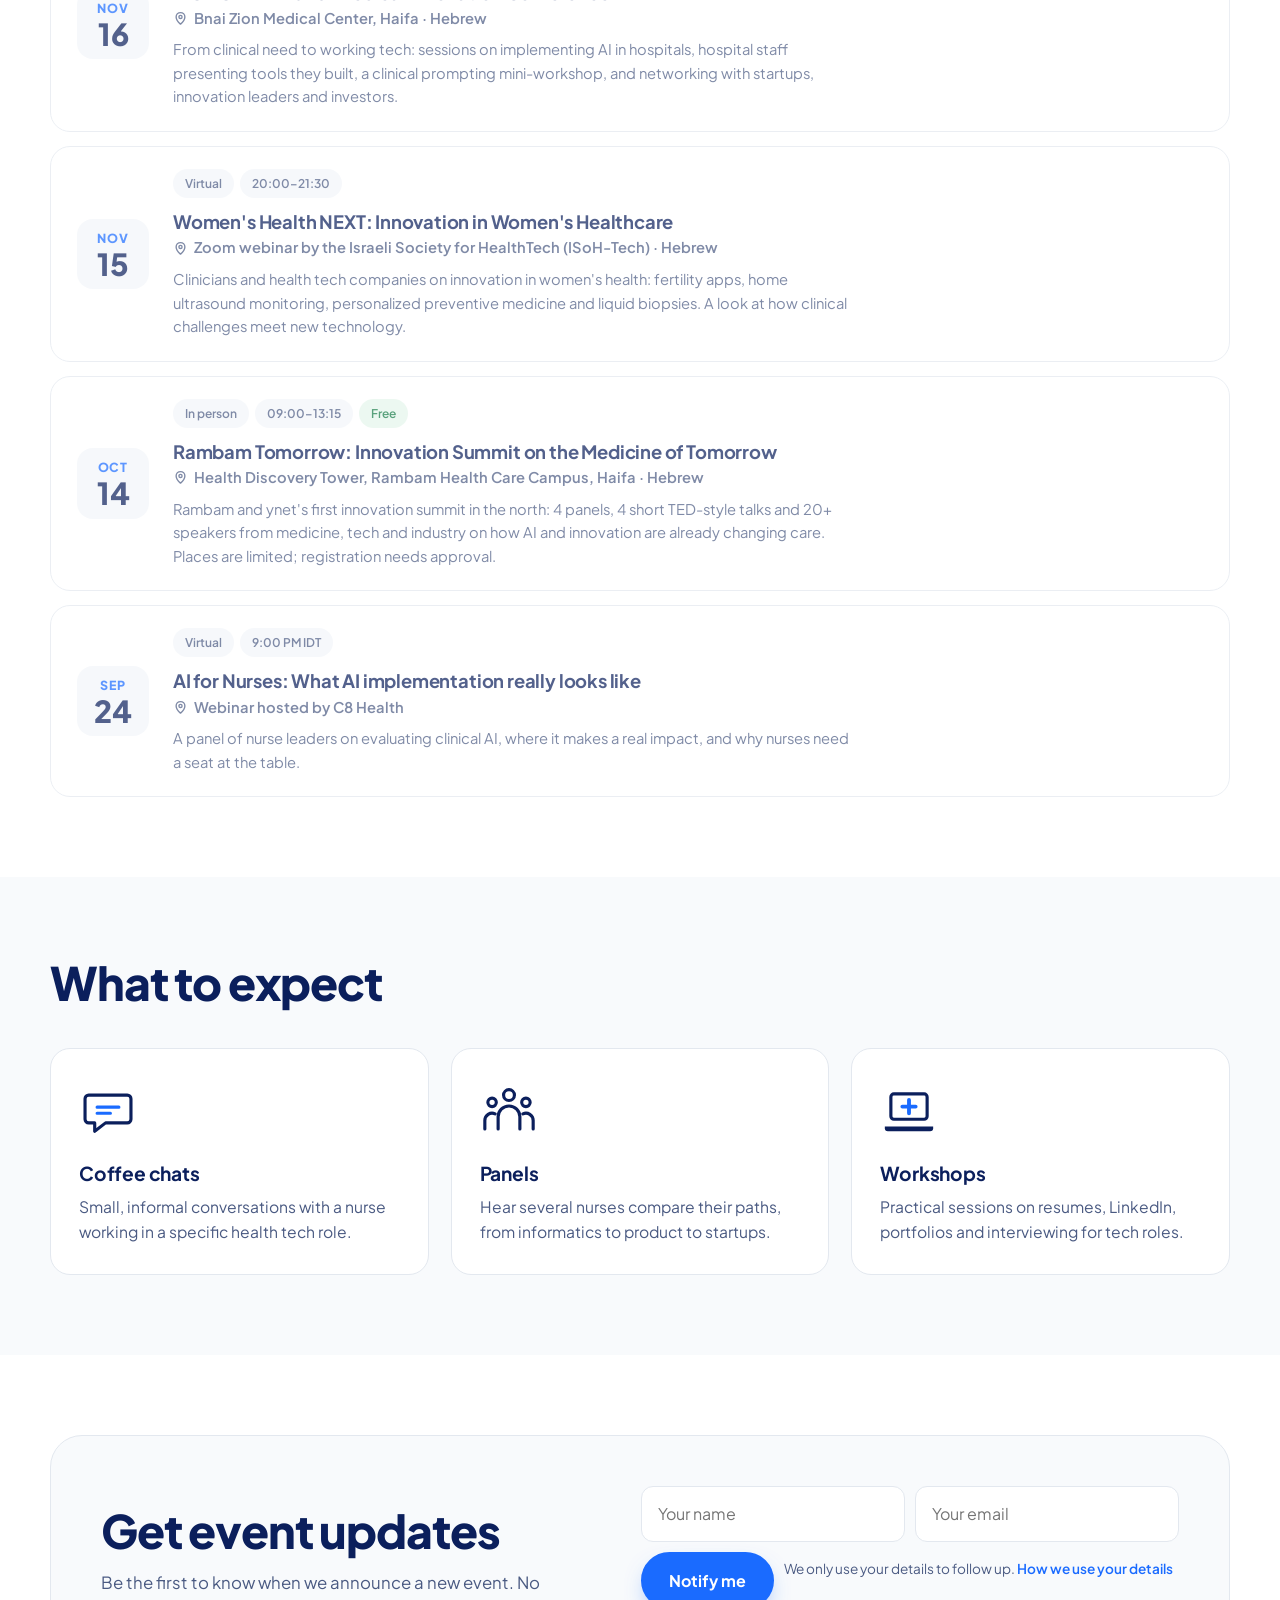
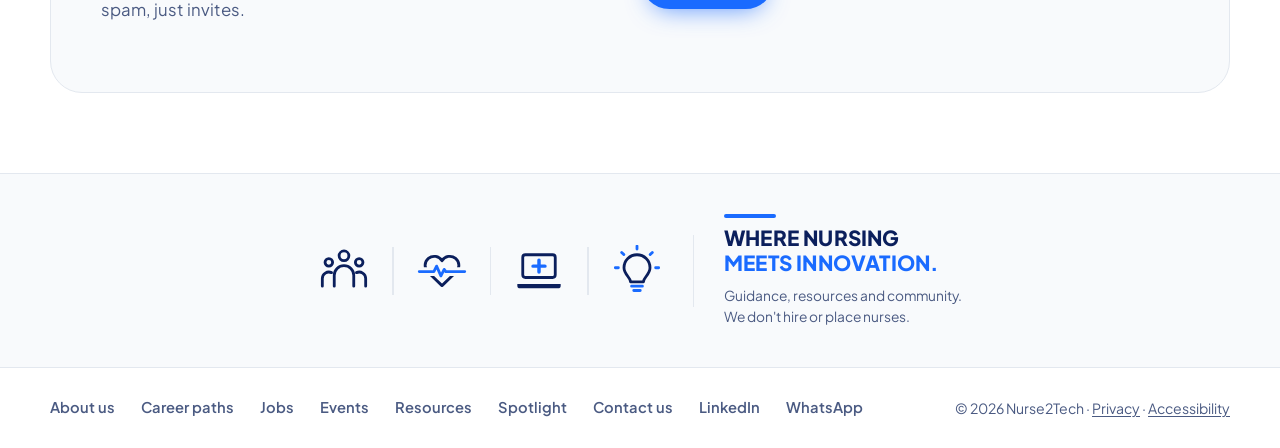
<file: events.html>
<!doctype html>
<html lang="en">
<head>
  <meta charset="utf-8">
  <meta name="viewport" content="width=device-width, initial-scale=1">
  <title>Events — Nurse2Tech</title>
  <meta name="description" content="Nurse2Tech events: virtual coffee chats, panels and workshops for nurses exploring health tech careers.">
  <link rel="canonical" href="https://nurse2tech.com/events.html">
  <meta property="og:type" content="website">
  <meta property="og:site_name" content="Nurse2Tech">
  <meta property="og:title" content="Events — Nurse2Tech">
  <meta property="og:description" content="Nurse2Tech events: virtual coffee chats, panels and workshops for nurses exploring health tech careers.">
  <meta property="og:url" content="https://nurse2tech.com/events.html">
  <meta property="og:image" content="https://nurse2tech.com/assets/og-image.png">
  <meta property="og:image:width" content="1200">
  <meta property="og:image:height" content="630">
  <meta name="twitter:card" content="summary_large_image">
  <link rel="icon" type="image/svg+xml" href="assets/favicon.svg?v=202610020856">
  <link rel="icon" type="image/png" sizes="192x192" href="assets/icon-192.png?v=202610020856">
  <link rel="icon" type="image/png" sizes="64x64" href="assets/favicon.png?v=202610020856">
  <link rel="apple-touch-icon" href="assets/apple-touch-icon.png?v=202610020856">
  <link rel="preconnect" href="https://fonts.googleapis.com">
  <link rel="preconnect" href="https://fonts.gstatic.com" crossorigin>
  <link href="https://fonts.googleapis.com/css2?family=Plus+Jakarta+Sans:wght@400;500;600;700;800&display=swap" rel="stylesheet">
  <link rel="stylesheet" href="styles.css?v=20261124160000">
</head>
<body>

  <svg width="0" height="0" style="position:absolute" aria-hidden="true">
    <defs>
      <symbol id="i-arrow" viewBox="0 0 24 24" fill="none" stroke="currentColor" stroke-width="2.4" stroke-linecap="round" stroke-linejoin="round">
        <path d="M5 12h14M13 6l6 6-6 6"/>
      </symbol>
      <symbol id="i-ext" viewBox="0 0 24 24" fill="none" stroke="currentColor" stroke-width="2.4" stroke-linecap="round" stroke-linejoin="round">
        <path d="M14 4h6v6M20 4l-9 9M18 14v5a1 1 0 0 1-1 1H5a1 1 0 0 1-1-1V7a1 1 0 0 1 1-1h5"/>
      </symbol>
      <symbol id="i-pin" viewBox="0 0 24 24" fill="none" stroke="currentColor" stroke-width="2.2" stroke-linecap="round" stroke-linejoin="round">
        <path d="M12 21s-7-6.2-7-11.5A7 7 0 0 1 19 9.5C19 14.8 12 21 12 21z"/><circle cx="12" cy="9.5" r="2.5"/>
      </symbol>
      <symbol id="i-cal" viewBox="0 0 48 48" fill="none" stroke-linecap="round" stroke-linejoin="round">
        <rect x="6" y="10" width="36" height="32" rx="3" stroke="currentColor" stroke-width="2.6"/>
        <path d="M6 19h36M16 5v9M32 5v9" stroke="currentColor" stroke-width="2.6"/>
        <path d="M18 30l4 4 8-8" stroke="var(--blue)" stroke-width="3"/>
      </symbol>
      <symbol id="i-chat" viewBox="0 0 48 48" fill="none" stroke-linecap="round" stroke-linejoin="round">
        <path d="M8 10h32a3 3 0 0 1 3 3v17a3 3 0 0 1-3 3H22l-9 7v-7H8a3 3 0 0 1-3-3V13a3 3 0 0 1 3-3z" stroke="currentColor" stroke-width="2.6"/>
        <path d="M15 20h18M15 25h11" stroke="var(--blue)" stroke-width="2.6"/>
      </symbol>
      <symbol id="i-people" viewBox="0 0 48 48" fill="none" stroke-linecap="round" stroke-linejoin="round">
        <circle cx="24" cy="10" r="4.5" stroke="currentColor" stroke-width="2.6"/>
        <circle cx="10" cy="16" r="3.5" stroke="currentColor" stroke-width="2.6"/>
        <circle cx="38" cy="16" r="3.5" stroke="currentColor" stroke-width="2.6"/>
        <path d="M15 38V28a9 9 0 0 1 18 0v10" stroke="currentColor" stroke-width="2.6"/>
        <path d="M4 38v-7a6 6 0 0 1 8.5-5.5M44 38v-7a6 6 0 0 0-8.5-5.5" stroke="currentColor" stroke-width="2.6"/>
      </symbol>
      <symbol id="i-laptop" viewBox="0 0 48 48" fill="none" stroke-linecap="round" stroke-linejoin="round">
        <rect x="9" y="9" width="30" height="21" rx="2.5" stroke="currentColor" stroke-width="2.6"/>
        <path d="M4 36h40v1.5a2.5 2.5 0 0 1-2.5 2.5h-35A2.5 2.5 0 0 1 4 37.5z" fill="currentColor"/>
        <path d="M24 14v11M18.5 19.5h11" stroke="var(--blue)" stroke-width="3.2"/>
      </symbol>
      <symbol id="i-check" viewBox="0 0 48 48" fill="none" stroke-linecap="round" stroke-linejoin="round">
        <circle cx="24" cy="24" r="20" stroke="currentColor" stroke-width="2.6"/>
        <path d="M15 24.5l6 6 12-13" stroke="var(--blue)" stroke-width="3.2"/>
      </symbol>
    </defs>
  </svg>

  <header class="nav" id="top">
    <div class="container nav-inner">
      <a href="index.html" class="brand" aria-label="Nurse2Tech home">
        <img src="assets/logo.png" alt="Nurse2Tech logo" width="806" height="480">
      </a>
      <div class="nav-right">
        <a href="contact.html" class="btn btn-sm nav-join">Join the community</a>
        <button class="nav-toggle" aria-label="Open menu" aria-expanded="false" aria-controls="site-menu">
          <span></span><span></span><span></span>
        </button>
      </div>
      <nav class="nav-links" id="site-menu" aria-label="Main">
        <a href="about.html">About us</a>
        <a href="roles.html">Career paths</a>
        <a href="jobs.html">Jobs</a>
        <a href="events.html" aria-current="page">Events</a>
        <a href="resources.html">Resources</a>
        <a href="spotlight.html">Spotlight</a>
        <a href="contact.html">Contact us</a>
        <a href="contact.html" class="btn btn-sm nav-menu-join">Join the community</a>
      </nav>
    </div>
  </header>

  <main>
    <section class="apply-hero">
      <div class="blob blob-1" aria-hidden="true"></div>
      <div class="container">
        <nav class="eyebrow crumbs" aria-label="Breadcrumb"><a href="index.html">Home</a><span aria-hidden="true">/</span><span aria-current="page">Events</span></nav>
        <h1>Health tech events <span class="accent">for nurses.</span></h1>
        <p class="lead">Coffee meetups, conferences, panels and webinars we think are worth your time, online and in person.</p>
      </div>
    </section>

    <section class="section jobs-section">
      <div class="container">
        <div class="section-head ev-head-row">
          <h2>Upcoming events</h2>
          <label class="switch" id="cost-filters" hidden>
            <input type="checkbox" id="free-only">
            <span class="track"><span class="thumb"></span></span>
            Free only
          </label>
        </div>
        <div class="event-list" id="upcoming"></div>
        <p class="ev-none" id="cost-none" hidden>No free upcoming events right now.</p>
        <div class="job-empty" id="upcoming-empty" hidden>
          <svg><use href="#i-cal"/></svg>
          <h3>New events are being scheduled</h3>
          <p>Sign up below and we'll email you when the next one is announced.</p>
        </div>

        <div id="past-wrap" hidden>
          <h2 class="past-title">Past events</h2>
          <div class="event-list event-past" id="past"></div>
        </div>
      </div>
    </section>

    <section class="section section-tint">
      <div class="container">
        <div class="section-head">
          <h2>What to expect</h2>
        </div>
        <div class="cards cards-3">
          <article class="card">
            <svg class="card-ico"><use href="#i-chat"/></svg>
            <h3>Coffee chats</h3>
            <p>Small, informal conversations with a nurse working in a specific health tech role.</p>
          </article>
          <article class="card">
            <svg class="card-ico"><use href="#i-people"/></svg>
            <h3>Panels</h3>
            <p>Hear several nurses compare their paths, from informatics to product to startups.</p>
          </article>
          <article class="card">
            <svg class="card-ico"><use href="#i-laptop"/></svg>
            <h3>Workshops</h3>
            <p>Practical sessions on resumes, LinkedIn, portfolios and interviewing for tech roles.</p>
          </article>
        </div>
      </div>
    </section>

    <section class="section" id="notify">
      <div class="container notify">
        <div>
          <h2>Get event updates</h2>
          <p class="sub">Be the first to know when we announce a new event. No spam, just invites.</p>
        </div>
        <div>
          <form class="notify-form" id="notify-form" data-formsubmit data-subject="Event updates signup: {name}" data-success="#notify-success" novalidate>
            <input type="text" name="_honey" class="hp" tabindex="-1" autocomplete="off" aria-hidden="true">
            <input type="hidden" name="request" value="Add me to event updates">
            <input name="name" type="text" placeholder="Your name" aria-label="Your name" autocomplete="name" required>
            <input name="email" type="email" placeholder="Your email" aria-label="Your email" autocomplete="email" required>
            <button type="submit" class="btn">Notify me</button>
            <p class="privacy-note">We only use your details to follow up. <a href="privacy.html">How we use your details</a></p>
            <p class="form-note" role="status" aria-live="polite"></p>
          </form>
          <p class="notify-ok" id="notify-success" hidden><svg><use href="#i-check"/></svg> You're on the list. We'll email you about upcoming events.</p>
        </div>
      </div>
    </section>
  </main>

  <footer class="footer">
    <div class="footer-brand">
      <div class="container footer-brand-inner">
        <div class="footer-icons">
          <svg viewBox="0 0 48 48" fill="none" stroke-linecap="round" stroke-linejoin="round" aria-hidden="true"><circle cx="24" cy="10" r="4.5" stroke="currentColor" stroke-width="2.6"/><circle cx="10" cy="16" r="3.5" stroke="currentColor" stroke-width="2.6"/><circle cx="38" cy="16" r="3.5" stroke="currentColor" stroke-width="2.6"/><path d="M15 38V28a9 9 0 0 1 18 0v10" stroke="currentColor" stroke-width="2.6"/><path d="M4 38v-7a6 6 0 0 1 8.5-5.5M44 38v-7a6 6 0 0 0-8.5-5.5" stroke="currentColor" stroke-width="2.6"/></svg><i></i>
          <svg viewBox="0 0 48 48" fill="none" stroke-linecap="round" stroke-linejoin="round" aria-hidden="true"><mask id="heart-gap-1" maskUnits="userSpaceOnUse" x="0" y="0" width="48" height="48"><rect width="48" height="48" fill="#fff"/><path d="M3 24.5h13.5l2.5-5 4 9 3-6 1.5 2H45" fill="none" stroke="#000" stroke-width="8" stroke-linecap="round" stroke-linejoin="round"/></mask><path d="M24 37.5 11.2 25.1A8.4 8.4 0 1 1 24 14.5a8.4 8.4 0 1 1 12.8 10.6z" stroke="currentColor" stroke-width="2.6" mask="url(#heart-gap-1)"/><path d="M3 24.5h13.5l2.5-5 4 9 3-6 1.5 2H45" stroke="#1a6bff" stroke-width="2.6"/></svg><i></i>
          <svg viewBox="0 0 48 48" fill="none" stroke-linecap="round" stroke-linejoin="round" aria-hidden="true"><rect x="9" y="9" width="30" height="21" rx="2.5" stroke="currentColor" stroke-width="2.6"/><path d="M4 36h40v1.5a2.5 2.5 0 0 1-2.5 2.5h-35A2.5 2.5 0 0 1 4 37.5z" fill="currentColor"/><path d="M24 14v11M18.5 19.5h11" stroke="#1a6bff" stroke-width="3.2"/></svg><i></i>
          <svg viewBox="0 0 48 48" fill="none" stroke-linecap="round" stroke-linejoin="round" aria-hidden="true"><path d="M24 3.8V1M11.84 8.84 9.86 6.86M36.16 8.84l1.98-1.98M6.8 21H4M41.2 21H44" stroke="#1a6bff" stroke-width="2.6"/><path d="M18 34c0-4-6-7-6-13a12 12 0 0 1 24 0c0 6-6 9-6 13z" stroke="currentColor" stroke-width="2.6"/><path d="M19 38h10M21 42h6" stroke="#1a6bff" stroke-width="2.6"/></svg>
        </div>
        <span class="footer-divider" aria-hidden="true"></span>
        <div class="footer-brand-text">
          <div class="tagline"><b></b>Where nursing<br><span>meets innovation.</span></div>
          <p class="footer-disclaimer">Guidance, resources and community.<br>We don't hire or place nurses.</p>
        </div>
      </div>
    </div>
    <div class="container footer-inner">
      <nav class="footer-links" aria-label="Footer">
        <a href="about.html">About us</a>
        <a href="roles.html">Career paths</a>
        <a href="jobs.html">Jobs</a>
        <a href="events.html">Events</a>
        <a href="resources.html">Resources</a>
        <a href="spotlight.html">Spotlight</a>
        <a href="contact.html">Contact us</a>
        <a href="https://www.linkedin.com/company/nurse2tech/" target="_blank" rel="noopener">LinkedIn</a>
        <a data-whatsapp data-whatsapp-block hidden href="#" target="_blank" rel="noopener">WhatsApp</a>
      </nav>
      <p class="copy">© <span id="year"></span> Nurse2Tech · <a href="privacy.html">Privacy</a> · <a href="accessibility.html">Accessibility</a></p>
    </div>
  </footer>

  <script src="script.js?v=202611012000"></script>
  <script>
    {
      const esc = (s) => String(s ?? "").replace(/[&<>"']/g, (c) => ({ "&": "&amp;", "<": "&lt;", ">": "&gt;", '"': "&quot;", "'": "&#39;" })[c]);
      const card = (e, past) => {
        const d = new Date(e.date + "T00:00:00");
        const month = d.toLocaleString("en-US", { month: "short" });
        return `
          <article class="event">
            <div class="event-date"><span>${esc(month)}</span><b>${d.getDate()}</b></div>
            <div class="event-main">
              <div class="res-tags"><span class="tag">${esc(e.format)}</span>${e.time ? `<span class="tag tag-paid">${esc(e.time)}</span>` : ""}${e.cost ? `<span class="tag ${/^free$/i.test(e.cost) ? "tag-cost-free" : "tag-cost"}">${esc(e.cost)}</span>` : ""}</div>
              <h3>${esc(e.title)}</h3>
              ${e.location ? `<p class="job-co"><svg><use href="#i-pin"/></svg> ${esc(e.location)}</p>` : ""}
              ${e.description ? `<p class="job-desc">${esc(e.description)}</p>` : ""}
            </div>
            ${!past && e.url ? `<a class="btn btn-sm" href="${esc(e.url)}" target="_blank" rel="noopener">Register <svg class="ico-sm"><use href="#i-ext"/></svg></a>` : ""}
          </article>`;
      };

      fetch("events.json", { cache: "no-store" })
        .then((r) => r.json())
        .catch(() => ({ events: [] }))
        .then((data) => {
          const today = new Date().toISOString().slice(0, 10);
          const all = data.events || [];
          const upcoming = all.filter((e) => e.date >= today).sort((a, b) => a.date.localeCompare(b.date));
          const past = all.filter((e) => e.date < today).sort((a, b) => b.date.localeCompare(a.date));
          // "Free only" switch: events with no cost listed are hidden when it's on
          const freeOnly = document.getElementById("free-only");
          const show = () => {
            const list = upcoming.filter((e) => !freeOnly.checked || /^free$/i.test(e.cost || ""));
            document.getElementById("upcoming").innerHTML = list.map((e) => card(e, false)).join("");
            document.getElementById("cost-none").hidden = list.length > 0 || upcoming.length === 0;
          };
          freeOnly.addEventListener("change", show);
          document.getElementById("cost-filters").hidden = upcoming.length === 0;
          show();
          document.getElementById("upcoming-empty").hidden = upcoming.length > 0;
          document.getElementById("past").innerHTML = past.map((e) => card(e, true)).join("");
          document.getElementById("past-wrap").hidden = past.length === 0;
        });
    }
  </script>
  <script data-goatcounter="https://nurse2tech.goatcounter.com/count" async src="https://gc.zgo.at/count.js"></script>
</body>
</html>
</file>
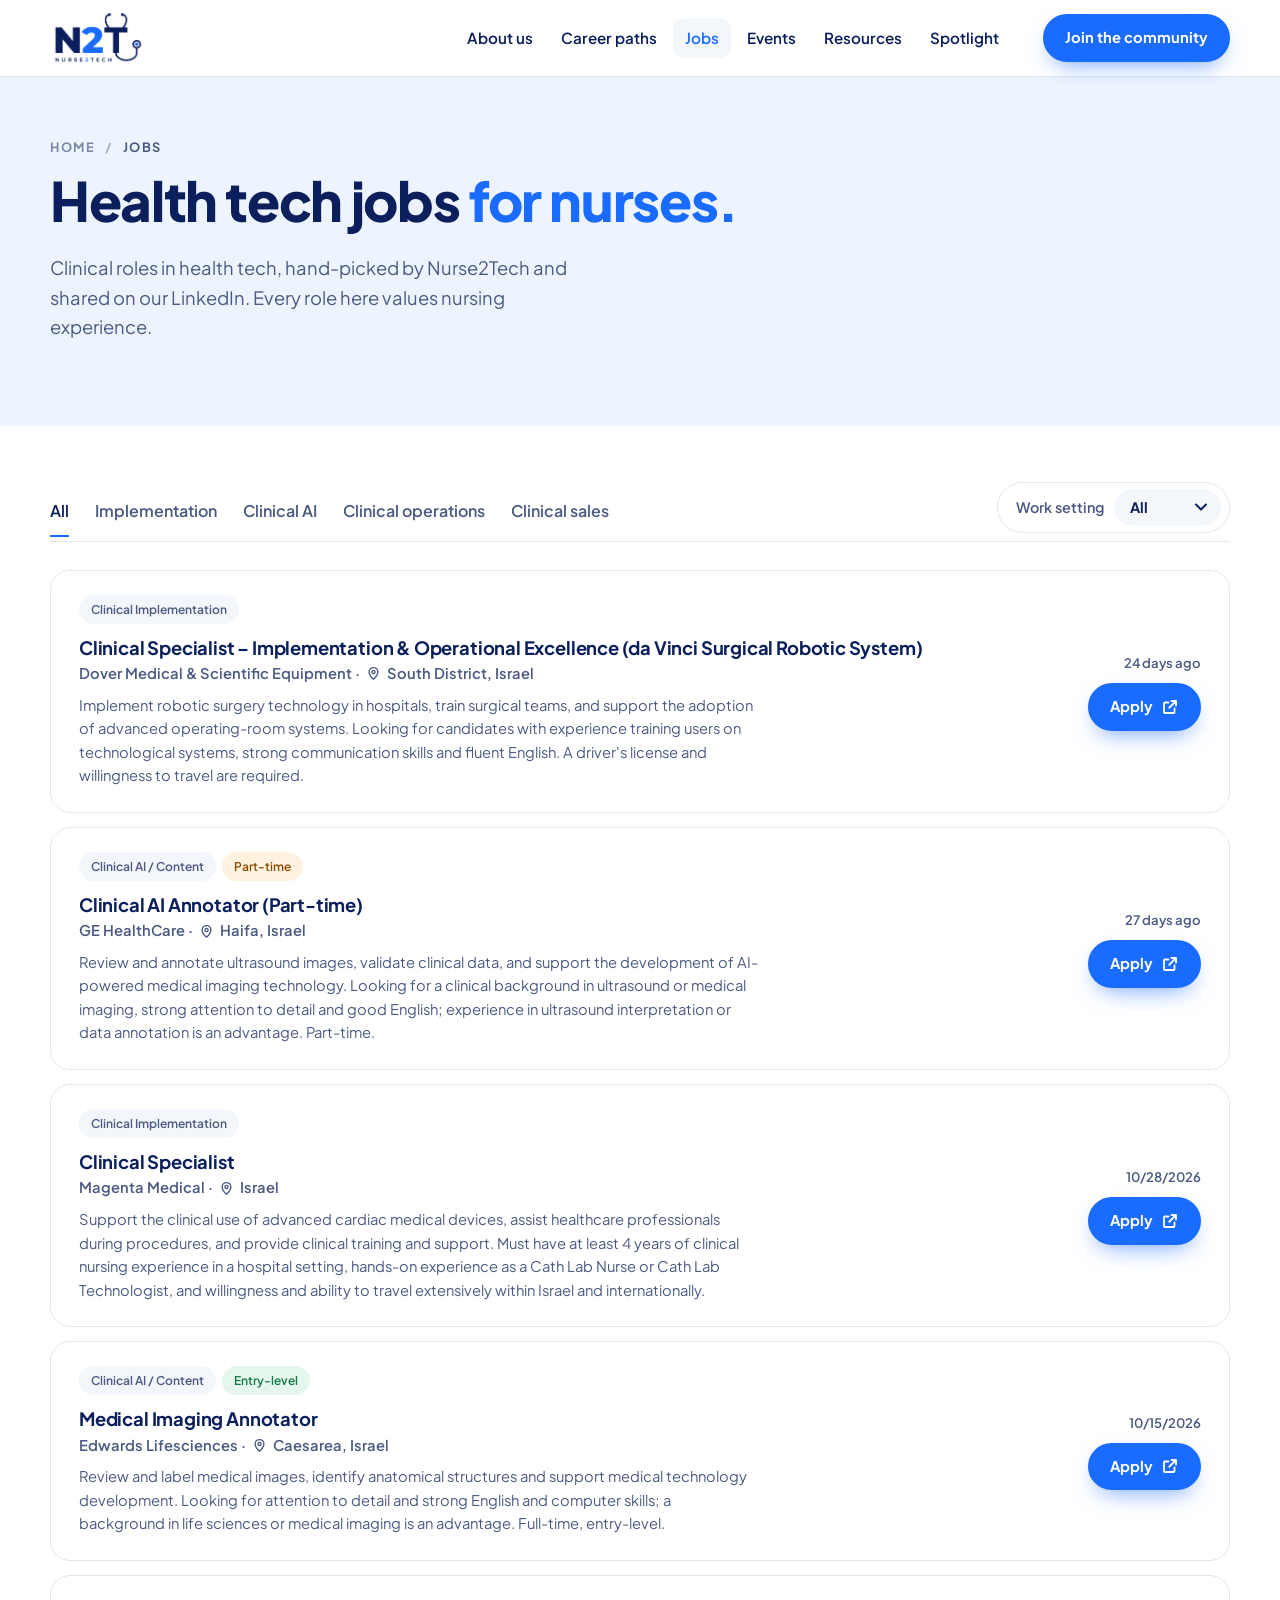
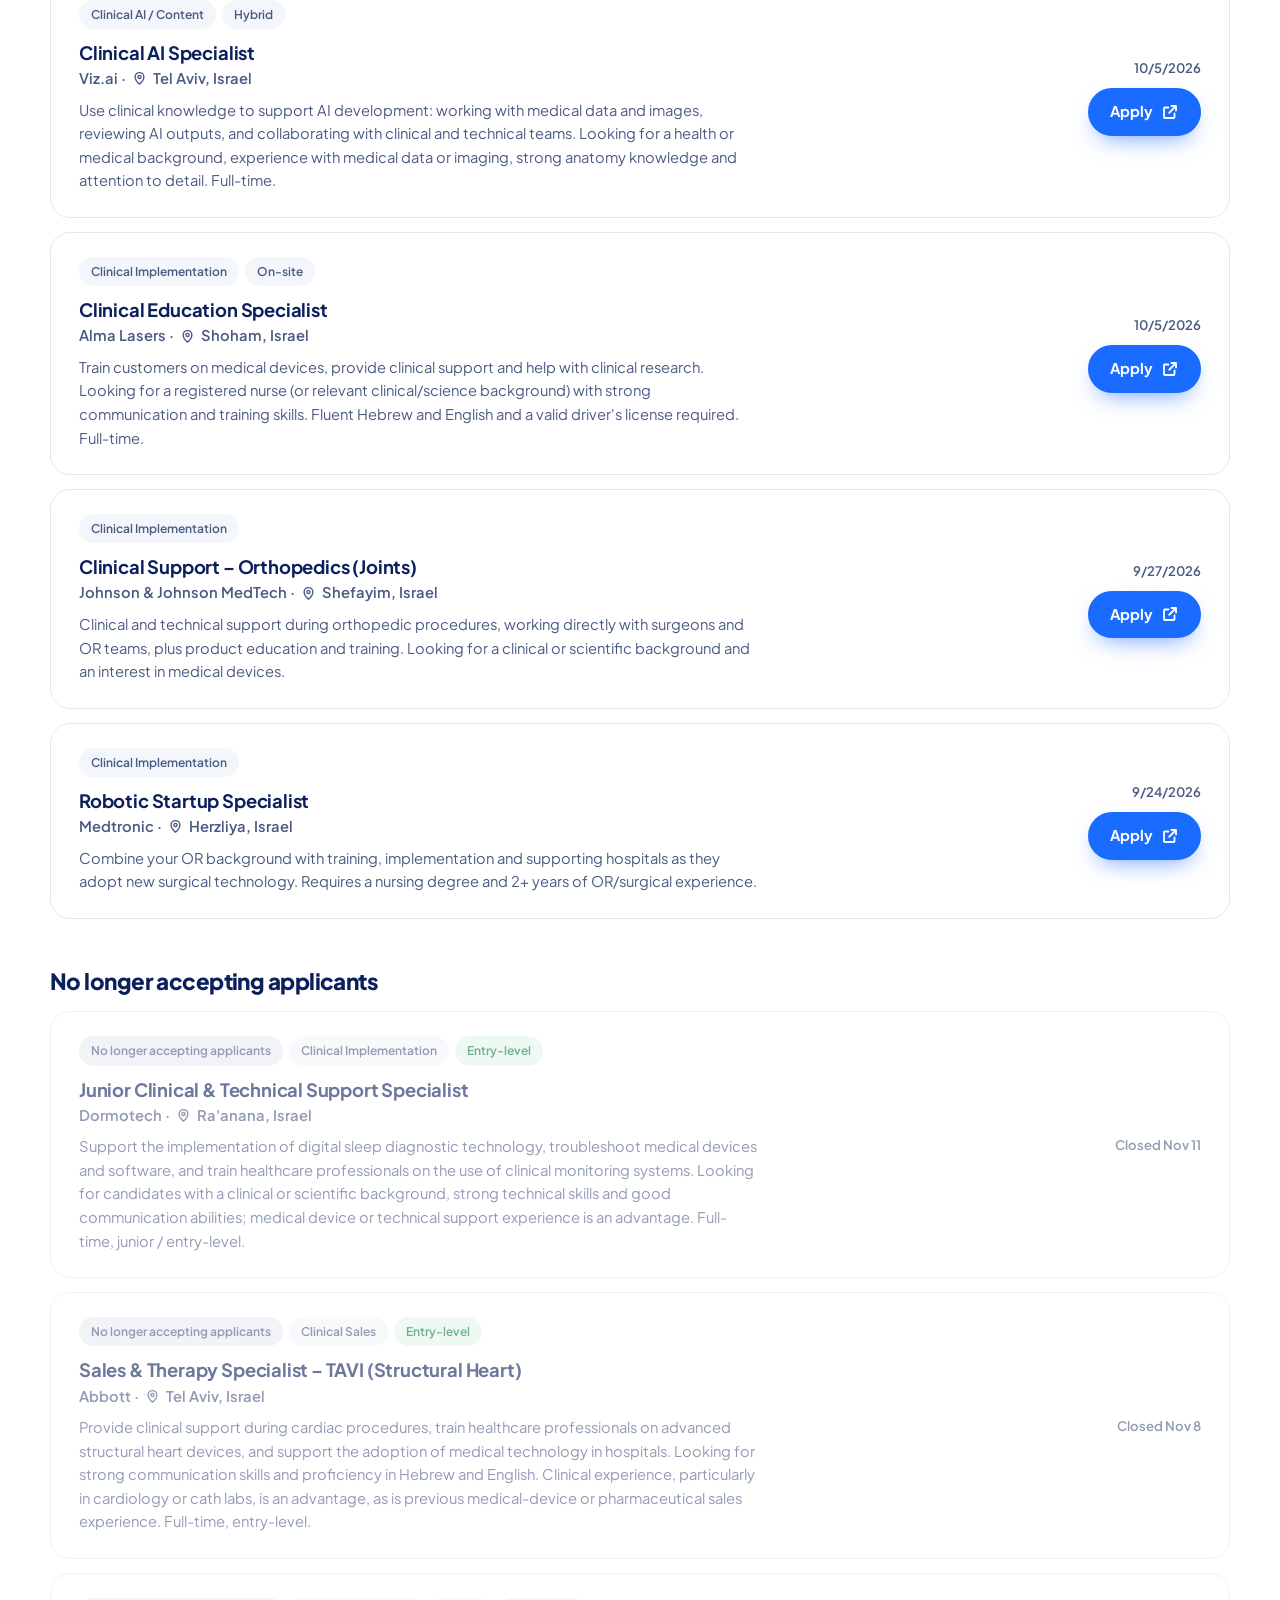
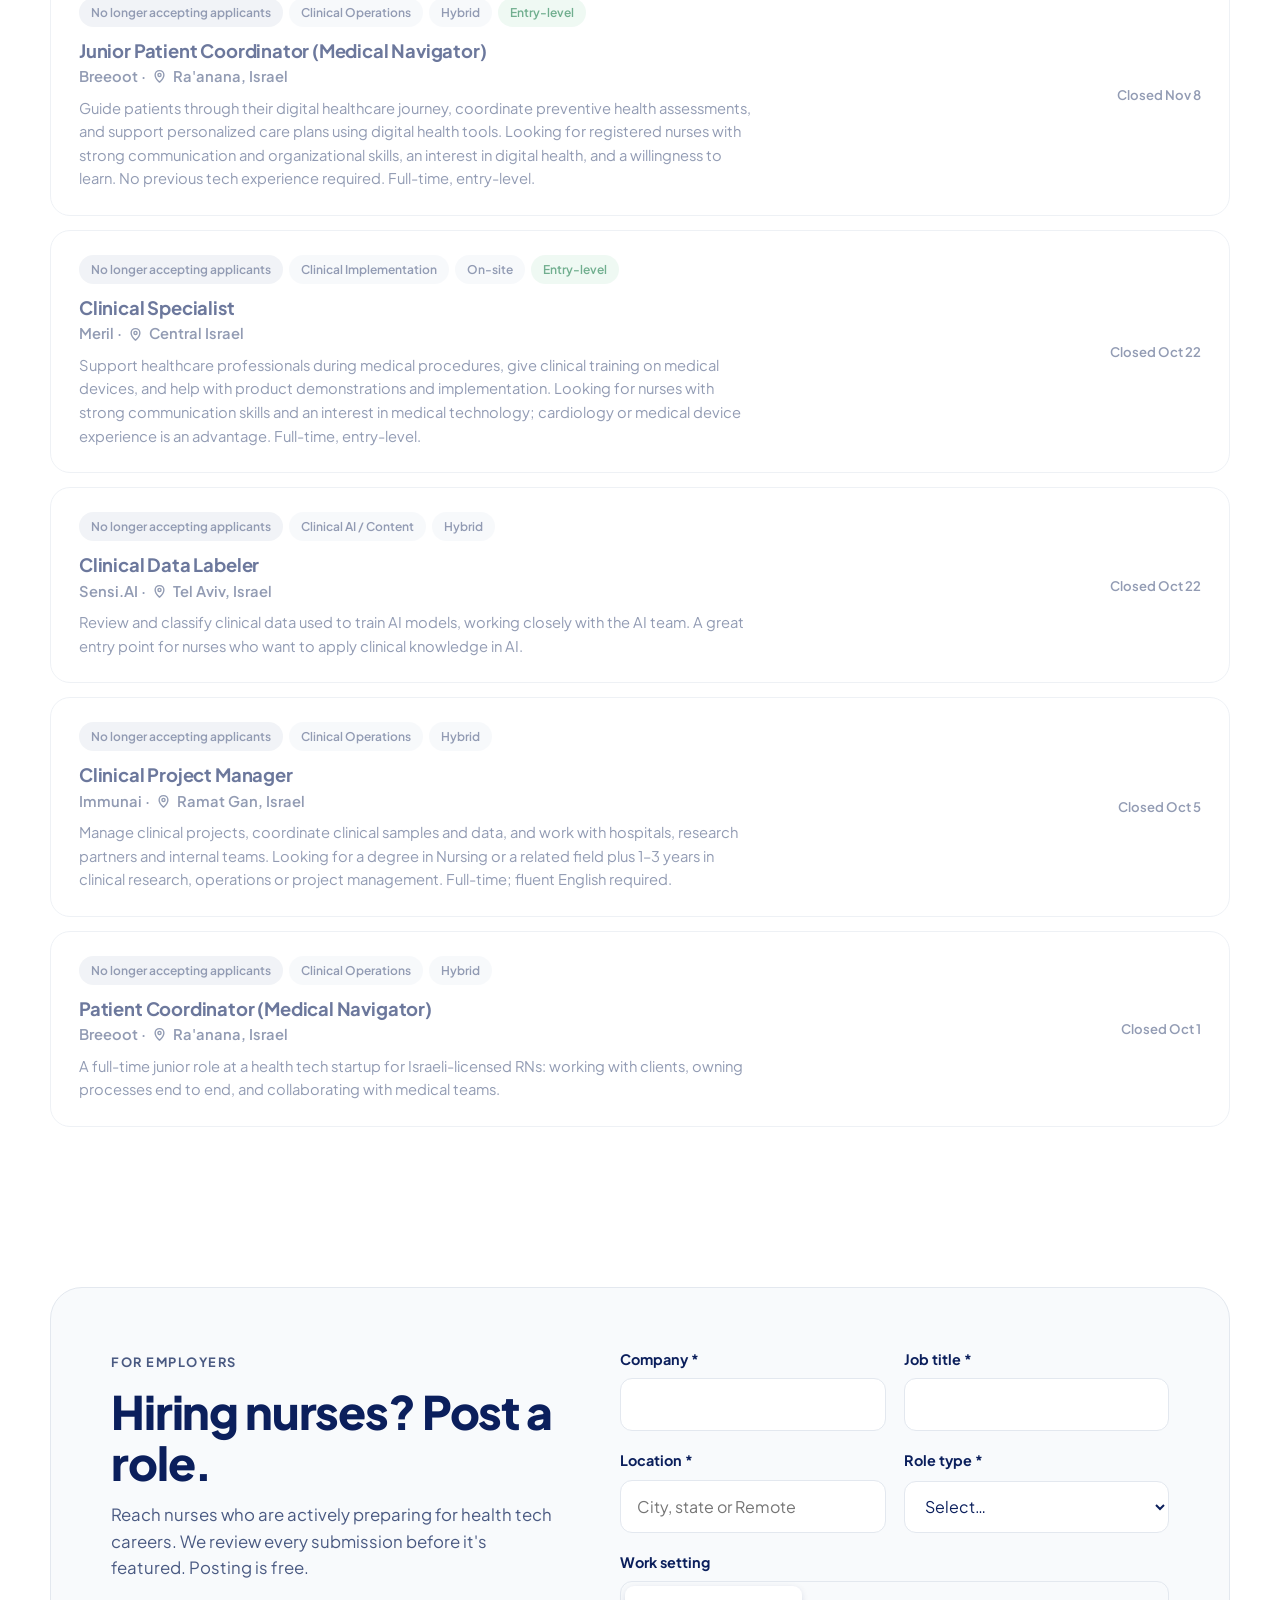
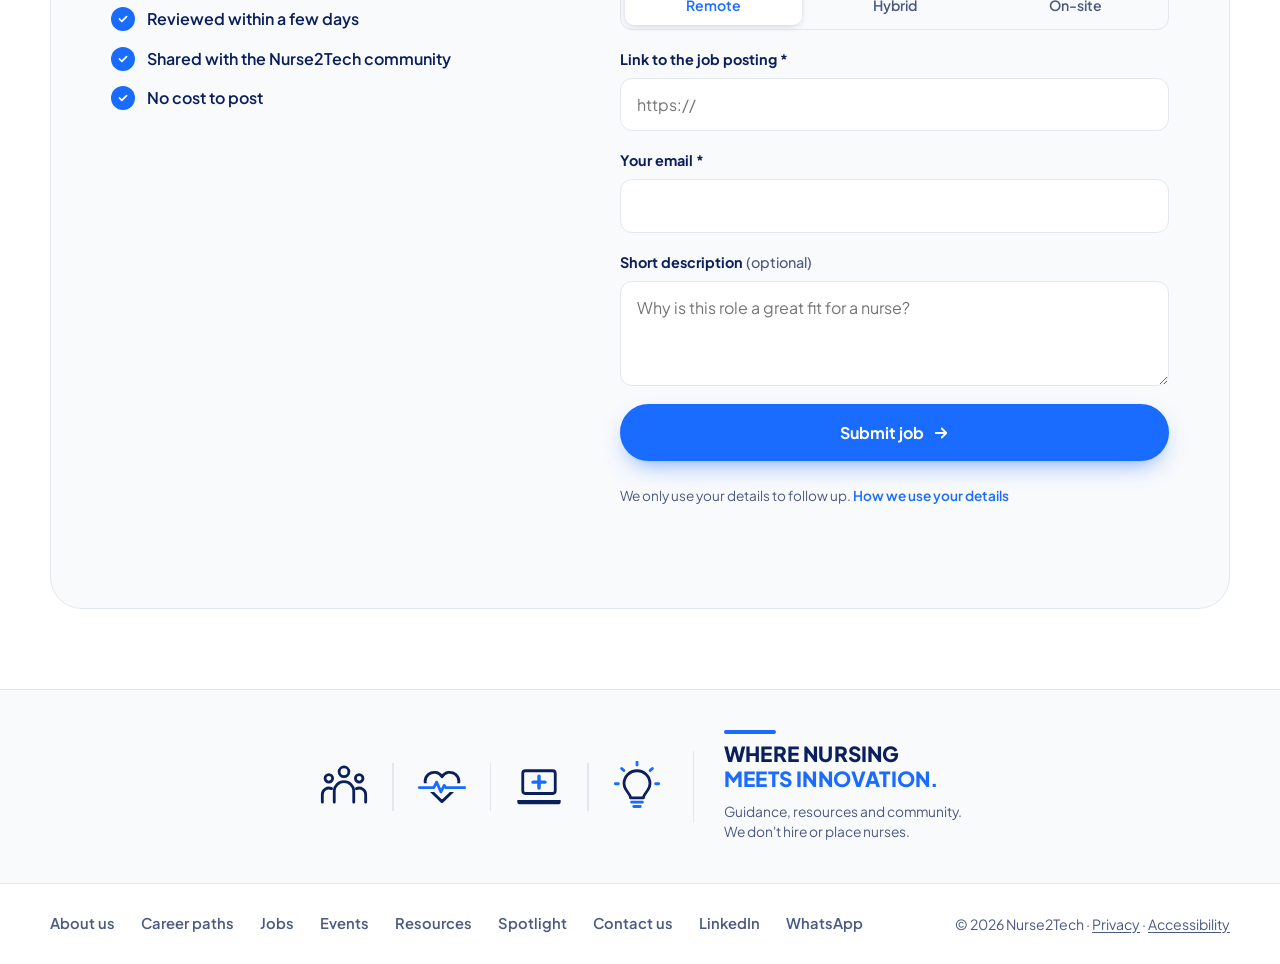
<file: jobs.html>
<!doctype html>
<html lang="en">
<head>
  <meta charset="utf-8">
  <meta name="viewport" content="width=device-width, initial-scale=1">
  <title>Job Board — Nurse2Tech</title>
  <meta name="description" content="Clinical health tech jobs for nurses, hand-picked by Nurse2Tech.">
  <link rel="canonical" href="https://nurse2tech.com/jobs.html">
  <meta property="og:type" content="website">
  <meta property="og:site_name" content="Nurse2Tech">
  <meta property="og:title" content="Job Board — Nurse2Tech">
  <meta property="og:description" content="Clinical health tech jobs for nurses, hand-picked by Nurse2Tech.">
  <meta property="og:url" content="https://nurse2tech.com/jobs.html">
  <meta property="og:image" content="https://nurse2tech.com/assets/og-image.png">
  <meta property="og:image:width" content="1200">
  <meta property="og:image:height" content="630">
  <meta name="twitter:card" content="summary_large_image">
  <link rel="icon" type="image/svg+xml" href="assets/favicon.svg?v=202610020856">
  <link rel="icon" type="image/png" sizes="192x192" href="assets/icon-192.png?v=202610020856">
  <link rel="icon" type="image/png" sizes="64x64" href="assets/favicon.png?v=202610020856">
  <link rel="apple-touch-icon" href="assets/apple-touch-icon.png?v=202610020856">
  <link rel="preconnect" href="https://fonts.googleapis.com">
  <link rel="preconnect" href="https://fonts.gstatic.com" crossorigin>
  <link href="https://fonts.googleapis.com/css2?family=Plus+Jakarta+Sans:wght@400;500;600;700;800&display=swap" rel="stylesheet">
  <link rel="stylesheet" href="styles.css?v=20261124160000">
</head>
<body>

  <svg width="0" height="0" style="position:absolute" aria-hidden="true">
    <defs>
      <symbol id="i-arrow" viewBox="0 0 24 24" fill="none" stroke="currentColor" stroke-width="2.4" stroke-linecap="round" stroke-linejoin="round">
        <path d="M5 12h14M13 6l6 6-6 6"/>
      </symbol>
      <symbol id="i-ext" viewBox="0 0 24 24" fill="none" stroke="currentColor" stroke-width="2.4" stroke-linecap="round" stroke-linejoin="round">
        <path d="M14 4h6v6M20 4l-9 9M18 14v5a1 1 0 0 1-1 1H5a1 1 0 0 1-1-1V7a1 1 0 0 1 1-1h5"/>
      </symbol>
      <symbol id="i-search" viewBox="0 0 24 24" fill="none" stroke="currentColor" stroke-width="2.4" stroke-linecap="round" stroke-linejoin="round">
        <circle cx="11" cy="11" r="7"/><path d="M20 20l-4-4"/>
      </symbol>
      <symbol id="i-pin" viewBox="0 0 24 24" fill="none" stroke="currentColor" stroke-width="2.2" stroke-linecap="round" stroke-linejoin="round">
        <path d="M12 21s-7-6.2-7-11.5A7 7 0 0 1 19 9.5C19 14.8 12 21 12 21z"/><circle cx="12" cy="9.5" r="2.5"/>
      </symbol>
      <symbol id="i-brief" viewBox="0 0 48 48" fill="none" stroke-linecap="round" stroke-linejoin="round">
        <rect x="5" y="14" width="38" height="26" rx="3" stroke="currentColor" stroke-width="2.6"/>
        <path d="M17 14v-3a3 3 0 0 1 3-3h8a3 3 0 0 1 3 3v3" stroke="currentColor" stroke-width="2.6"/>
        <path d="M5 25h38M24 22v6" stroke="var(--blue)" stroke-width="2.6"/>
      </symbol>
      <symbol id="i-check" viewBox="0 0 48 48" fill="none" stroke-linecap="round" stroke-linejoin="round">
        <circle cx="24" cy="24" r="20" stroke="currentColor" stroke-width="2.6"/>
        <path d="M15 24.5l6 6 12-13" stroke="var(--blue)" stroke-width="3.2"/>
      </symbol>
    </defs>
  </svg>

  <header class="nav" id="top">
    <div class="container nav-inner">
      <a href="index.html" class="brand" aria-label="Nurse2Tech home">
        <img src="assets/logo.png" alt="Nurse2Tech logo" width="806" height="480">
      </a>
      <div class="nav-right">
        <a href="contact.html" class="btn btn-sm nav-join">Join the community</a>
        <button class="nav-toggle" aria-label="Open menu" aria-expanded="false" aria-controls="site-menu">
          <span></span><span></span><span></span>
        </button>
      </div>
      <nav class="nav-links" id="site-menu" aria-label="Main">
        <a href="about.html">About us</a>
        <a href="roles.html">Career paths</a>
        <a href="jobs.html" aria-current="page">Jobs</a>
        <a href="events.html">Events</a>
        <a href="resources.html">Resources</a>
        <a href="spotlight.html">Spotlight</a>
        <a href="contact.html">Contact us</a>
        <a href="contact.html" class="btn btn-sm nav-menu-join">Join the community</a>
      </nav>
    </div>
  </header>

  <main>
    <section class="apply-hero">
      <div class="blob blob-1" aria-hidden="true"></div>
      <div class="container">
        <nav class="eyebrow crumbs" aria-label="Breadcrumb"><a href="index.html">Home</a><span aria-hidden="true">/</span><span aria-current="page">Jobs</span></nav>
        <h1>Health tech jobs <span class="accent">for nurses.</span></h1>
        <p class="lead">Clinical roles in health tech, hand-picked by Nurse2Tech and shared on our LinkedIn. Every role here values nursing experience.</p>
      </div>
    </section>

    <!-- FEATURED -->
    <section class="section jobs-section jobs-list-section" id="featured">
      <div class="container">
        <div class="job-filterbar">
          <div class="jtabs" id="job-filters" aria-label="Role type">
            <button class="jtab active" data-jfilter="all">All</button>
            <button class="jtab" data-jfilter="informatics">Informatics</button>
            <button class="jtab" data-jfilter="product">Product</button>
            <button class="jtab" data-jfilter="ux">UX</button>
            <button class="jtab" data-jfilter="implementation">Implementation</button>
            <button class="jtab" data-jfilter="success">Clinical success</button>
            <button class="jtab" data-jfilter="ai">Clinical AI</button>
            <button class="jtab" data-jfilter="operations">Clinical operations</button>
            <button class="jtab" data-jfilter="sales">Clinical sales</button>
            <button class="jtab" data-jfilter="data">Data</button>
          </div>
          <label class="jwhere" id="where-filters"><span>Work setting</span>
            <select id="where-select" aria-label="Where">
              <option value="all">All</option>
              <option value="hybrid">Hybrid</option>
              <option value="remote">Remote</option>
              <option value="onsite">On-site</option>
            </select>
          </label>
        </div>
        <div class="job-list" id="job-list"></div>
        <div class="job-empty" id="job-empty" hidden>
          <svg><use href="#i-brief"/></svg>
          <h3>New featured roles are on the way</h3>
          <p>New roles are shared on our LinkedIn first. <a href="https://www.linkedin.com/company/nurse2tech/" target="_blank" rel="noopener">Follow Nurse2Tech</a> or <a href="contact.html">join the community</a>.</p>
        </div>

        <div id="closed-wrap" hidden>
          <h2 class="past-title">No longer accepting applicants</h2>
          <div class="job-list" id="closed-list"></div>
        </div>
      </div>
    </section>

    <!-- POST A JOB -->
    <section class="section" id="post">
      <div class="container contact-wrap">
        <div class="contact-copy">
          <p class="eyebrow">For employers</p>
          <h2>Hiring nurses? <span class="accent">Post a role.</span></h2>
          <p class="sub">Reach nurses who are actively preparing for health tech careers. We review every submission before it's featured. Posting is free.</p>
          <ul class="checks checks-dark">
            <li>Reviewed within a few days</li>
            <li>Shared with the Nurse2Tech community</li>
            <li>No cost to post</li>
          </ul>
        </div>
        <div>
          <form class="form" id="post-form" novalidate>
            <input type="text" name="_honey" class="hp" tabindex="-1" autocomplete="off" aria-hidden="true">
            <div class="row-2">
              <div class="field">
                <label for="p-company">Company *</label>
                <input id="p-company" name="company" type="text" autocomplete="organization" required>
              </div>
              <div class="field">
                <label for="p-title">Job title *</label>
                <input id="p-title" name="job_title" type="text" required>
              </div>
            </div>
            <div class="row-2">
              <div class="field">
                <label for="p-location">Location *</label>
                <input id="p-location" name="location" type="text" placeholder="City, state or Remote" required>
              </div>
              <div class="field">
                <label for="p-cat">Role type *</label>
                <select id="p-cat" name="category" required>
                  <option value="">Select…</option>
                  <option value="informatics">Clinical Informatics</option>
                  <option value="product">Product Management</option>
                  <option value="ux">UX Research / Design</option>
                  <option value="implementation">Clinical Implementation</option>
                  <option value="success">Clinical / Customer Success</option>
                  <option value="ai">Clinical AI / Content</option>
                  <option value="sales">Sales / Solutions</option>
                  <option value="operations">Clinical Operations</option>
                  <option value="data">Data & Analytics</option>
                </select>
              </div>
            </div>
            <div class="field">
              <span class="label">Work setting</span>
              <div class="seg" role="radiogroup">
                <label><input type="radio" name="work_setting" value="Remote" checked><span>Remote</span></label>
                <label><input type="radio" name="work_setting" value="Hybrid"><span>Hybrid</span></label>
                <label><input type="radio" name="work_setting" value="On-site"><span>On-site</span></label>
              </div>
            </div>
            <div class="field">
              <label for="p-url">Link to the job posting *</label>
              <input id="p-url" name="job_url" type="url" placeholder="https://" required>
            </div>
            <div class="field">
              <label for="p-email">Your email *</label>
              <input id="p-email" name="email" type="email" autocomplete="email" required>
            </div>
            <div class="field">
              <label for="p-desc">Short description <span class="opt">(optional)</span></label>
              <textarea id="p-desc" name="description" rows="3" placeholder="Why is this role a great fit for a nurse?"></textarea>
            </div>
            <button type="submit" class="btn btn-block">Submit job <svg class="ico-sm"><use href="#i-arrow"/></svg></button>
            <p class="privacy-note">We only use your details to follow up. <a href="privacy.html">How we use your details</a></p>
            <p class="form-note" role="status" aria-live="polite"></p>
          </form>
          <div class="success post-success" id="post-success" hidden>
            <svg class="success-ico"><use href="#i-check"/></svg>
            <h2>Thanks, <span class="accent">we got it!</span></h2>
            <p class="sub">We'll review the role and email you once it's featured.</p>
          </div>
        </div>
      </div>
    </section>
  </main>

  <footer class="footer">
    <div class="footer-brand">
      <div class="container footer-brand-inner">
        <div class="footer-icons">
          <svg viewBox="0 0 48 48" fill="none" stroke-linecap="round" stroke-linejoin="round" aria-hidden="true"><circle cx="24" cy="10" r="4.5" stroke="currentColor" stroke-width="2.6"/><circle cx="10" cy="16" r="3.5" stroke="currentColor" stroke-width="2.6"/><circle cx="38" cy="16" r="3.5" stroke="currentColor" stroke-width="2.6"/><path d="M15 38V28a9 9 0 0 1 18 0v10" stroke="currentColor" stroke-width="2.6"/><path d="M4 38v-7a6 6 0 0 1 8.5-5.5M44 38v-7a6 6 0 0 0-8.5-5.5" stroke="currentColor" stroke-width="2.6"/></svg><i></i>
          <svg viewBox="0 0 48 48" fill="none" stroke-linecap="round" stroke-linejoin="round" aria-hidden="true"><mask id="heart-gap-1" maskUnits="userSpaceOnUse" x="0" y="0" width="48" height="48"><rect width="48" height="48" fill="#fff"/><path d="M3 24.5h13.5l2.5-5 4 9 3-6 1.5 2H45" fill="none" stroke="#000" stroke-width="8" stroke-linecap="round" stroke-linejoin="round"/></mask><path d="M24 37.5 11.2 25.1A8.4 8.4 0 1 1 24 14.5a8.4 8.4 0 1 1 12.8 10.6z" stroke="currentColor" stroke-width="2.6" mask="url(#heart-gap-1)"/><path d="M3 24.5h13.5l2.5-5 4 9 3-6 1.5 2H45" stroke="#1a6bff" stroke-width="2.6"/></svg><i></i>
          <svg viewBox="0 0 48 48" fill="none" stroke-linecap="round" stroke-linejoin="round" aria-hidden="true"><rect x="9" y="9" width="30" height="21" rx="2.5" stroke="currentColor" stroke-width="2.6"/><path d="M4 36h40v1.5a2.5 2.5 0 0 1-2.5 2.5h-35A2.5 2.5 0 0 1 4 37.5z" fill="currentColor"/><path d="M24 14v11M18.5 19.5h11" stroke="#1a6bff" stroke-width="3.2"/></svg><i></i>
          <svg viewBox="0 0 48 48" fill="none" stroke-linecap="round" stroke-linejoin="round" aria-hidden="true"><path d="M24 3.8V1M11.84 8.84 9.86 6.86M36.16 8.84l1.98-1.98M6.8 21H4M41.2 21H44" stroke="#1a6bff" stroke-width="2.6"/><path d="M18 34c0-4-6-7-6-13a12 12 0 0 1 24 0c0 6-6 9-6 13z" stroke="currentColor" stroke-width="2.6"/><path d="M19 38h10M21 42h6" stroke="#1a6bff" stroke-width="2.6"/></svg>
        </div>
        <span class="footer-divider" aria-hidden="true"></span>
        <div class="footer-brand-text">
          <div class="tagline"><b></b>Where nursing<br><span>meets innovation.</span></div>
          <p class="footer-disclaimer">Guidance, resources and community.<br>We don't hire or place nurses.</p>
        </div>
      </div>
    </div>
    <div class="container footer-inner">
      <nav class="footer-links" aria-label="Footer">
        <a href="about.html">About us</a>
        <a href="roles.html">Career paths</a>
        <a href="jobs.html">Jobs</a>
        <a href="events.html">Events</a>
        <a href="resources.html">Resources</a>
        <a href="spotlight.html">Spotlight</a>
        <a href="contact.html">Contact us</a>
        <a href="https://www.linkedin.com/company/nurse2tech/" target="_blank" rel="noopener">LinkedIn</a>
        <a data-whatsapp data-whatsapp-block hidden href="#" target="_blank" rel="noopener">WhatsApp</a>
      </nav>
      <p class="copy">© <span id="year"></span> Nurse2Tech · <a href="privacy.html">Privacy</a> · <a href="accessibility.html">Accessibility</a></p>
    </div>
  </footer>

  <script src="script.js?v=202611012000"></script>
  <script src="jobs.js?v=20261109174910"></script>
  <script data-goatcounter="https://nurse2tech.goatcounter.com/count" async src="https://gc.zgo.at/count.js"></script>
</body>
</html>
</file>
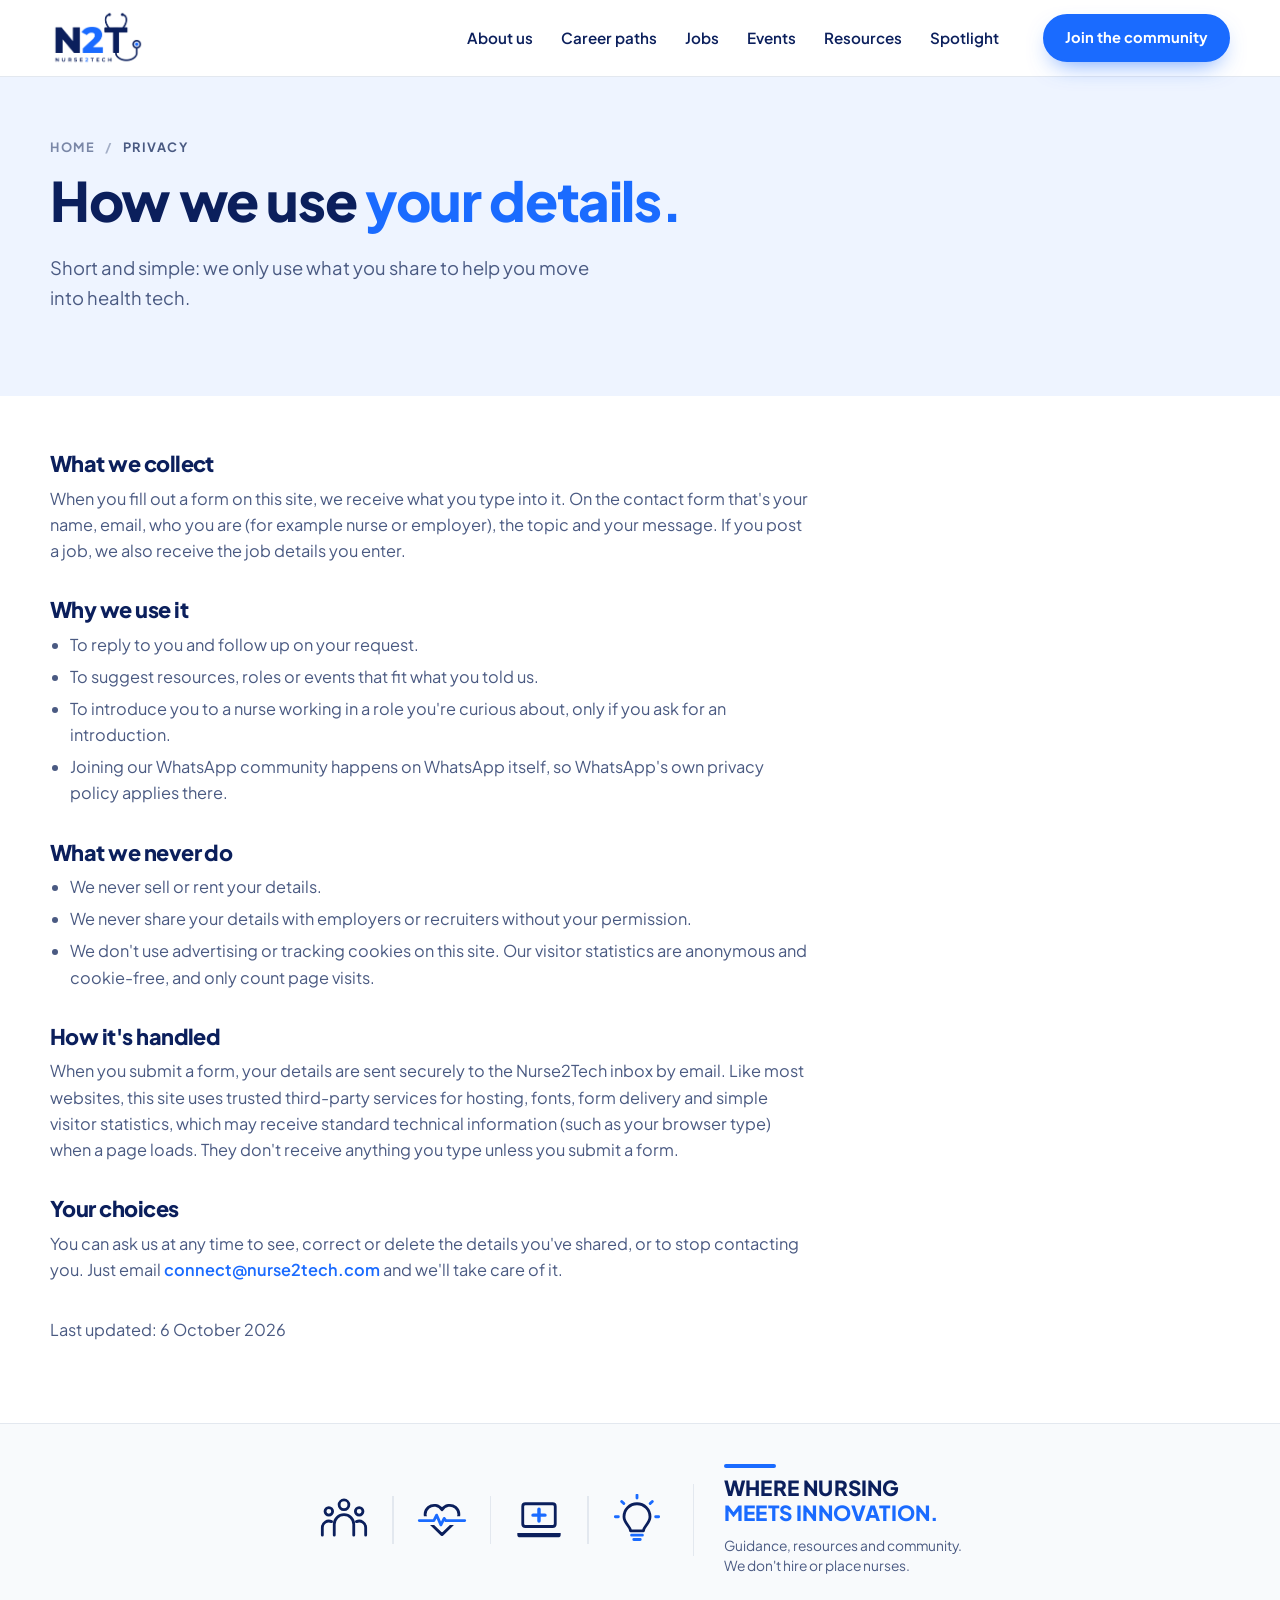
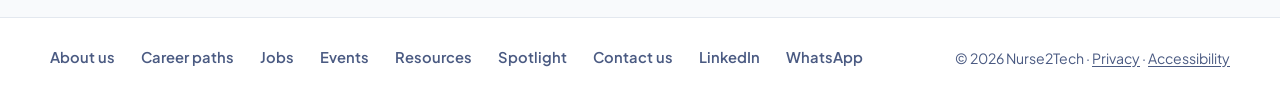
<file: privacy.html>
<!doctype html>
<html lang="en">
<head>
  <meta charset="utf-8">
  <meta name="viewport" content="width=device-width, initial-scale=1">
  <title>Privacy — Nurse2Tech</title>
  <meta name="description" content="How Nurse2Tech uses the details you share on this site.">
  <link rel="canonical" href="https://nurse2tech.com/privacy.html">
  <meta property="og:type" content="website">
  <meta property="og:site_name" content="Nurse2Tech">
  <meta property="og:title" content="Privacy — Nurse2Tech">
  <meta property="og:description" content="How Nurse2Tech uses the details you share on this site.">
  <meta property="og:url" content="https://nurse2tech.com/privacy.html">
  <meta property="og:image" content="https://nurse2tech.com/assets/og-image.png">
  <meta property="og:image:width" content="1200">
  <meta property="og:image:height" content="630">
  <meta name="twitter:card" content="summary_large_image">
  <link rel="icon" type="image/svg+xml" href="assets/favicon.svg?v=202610020856">
  <link rel="icon" type="image/png" sizes="192x192" href="assets/icon-192.png?v=202610020856">
  <link rel="icon" type="image/png" sizes="64x64" href="assets/favicon.png?v=202610020856">
  <link rel="apple-touch-icon" href="assets/apple-touch-icon.png?v=202610020856">
  <link rel="preconnect" href="https://fonts.googleapis.com">
  <link rel="preconnect" href="https://fonts.gstatic.com" crossorigin>
  <link href="https://fonts.googleapis.com/css2?family=Plus+Jakarta+Sans:wght@400;500;600;700;800&display=swap" rel="stylesheet">
  <link rel="stylesheet" href="styles.css?v=20261124160000">
</head>
<body>

  <svg width="0" height="0" style="position:absolute" aria-hidden="true">
    <defs>
      <symbol id="i-arrow" viewBox="0 0 24 24" fill="none" stroke="currentColor" stroke-width="2.4" stroke-linecap="round" stroke-linejoin="round">
        <path d="M5 12h14M13 6l6 6-6 6"/>
      </symbol>
      <symbol id="i-mail" viewBox="0 0 24 24" fill="none" stroke="currentColor" stroke-width="2" stroke-linecap="round" stroke-linejoin="round">
        <rect x="3" y="5" width="18" height="14" rx="2"/><path d="M3 7l9 6 9-6"/>
      </symbol>
      <symbol id="i-in" viewBox="0 0 24 24" fill="currentColor">
        <path d="M4.98 3.5a2.5 2.5 0 1 1 0 5 2.5 2.5 0 0 1 0-5zM3 9.5h4V21H3zM9.5 9.5h3.8v1.6h.05c.53-1 1.83-2.05 3.77-2.05 4.03 0 4.78 2.65 4.78 6.1V21h-4v-5.1c0-1.22-.02-2.8-1.7-2.8-1.72 0-1.98 1.34-1.98 2.72V21h-4z"/>
      </symbol>
      <symbol id="i-people" viewBox="0 0 48 48" fill="none" stroke-linecap="round" stroke-linejoin="round">
        <circle cx="24" cy="10" r="4.5" stroke="currentColor" stroke-width="2.6"/>
        <circle cx="10" cy="16" r="3.5" stroke="currentColor" stroke-width="2.6"/>
        <circle cx="38" cy="16" r="3.5" stroke="currentColor" stroke-width="2.6"/>
        <path d="M15 38V28a9 9 0 0 1 18 0v10" stroke="currentColor" stroke-width="2.6"/>
        <path d="M4 38v-7a6 6 0 0 1 8.5-5.5M44 38v-7a6 6 0 0 0-8.5-5.5" stroke="currentColor" stroke-width="2.6"/>
      </symbol>
      <symbol id="i-check" viewBox="0 0 48 48" fill="none" stroke-linecap="round" stroke-linejoin="round">
        <circle cx="24" cy="24" r="20" stroke="currentColor" stroke-width="2.6"/>
        <path d="M15 24.5l6 6 12-13" stroke="var(--blue)" stroke-width="3.2"/>
      </symbol>
    </defs>
  </svg>

  <header class="nav" id="top">
    <div class="container nav-inner">
      <a href="index.html" class="brand" aria-label="Nurse2Tech home">
        <img src="assets/logo.png" alt="Nurse2Tech logo" width="806" height="480">
      </a>
      <div class="nav-right">
        <a href="contact.html" class="btn btn-sm nav-join">Join the community</a>
        <button class="nav-toggle" aria-label="Open menu" aria-expanded="false" aria-controls="site-menu">
          <span></span><span></span><span></span>
        </button>
      </div>
      <nav class="nav-links" id="site-menu" aria-label="Main">
        <a href="about.html">About us</a>
        <a href="roles.html">Career paths</a>
        <a href="jobs.html">Jobs</a>
        <a href="events.html">Events</a>
        <a href="resources.html">Resources</a>
        <a href="spotlight.html">Spotlight</a>
        <a href="contact.html">Contact us</a>
        <a href="contact.html" class="btn btn-sm nav-menu-join">Join the community</a>
      </nav>
    </div>
  </header>

  <main>
    <section class="apply-hero">
      <div class="container">
        <nav class="eyebrow crumbs" aria-label="Breadcrumb"><a href="index.html">Home</a><span aria-hidden="true">/</span><span aria-current="page">Privacy</span></nav>
        <h1>How we use <span class="accent">your details.</span></h1>
        <p class="lead">Short and simple: we only use what you share to help you move into health tech.</p>
      </div>
    </section>

    <section class="section privacy-section">
      <div class="container privacy">
        <h2>What we collect</h2>
        <p>When you fill out a form on this site, we receive what you type into it. On the contact form that's your name, email, who you are (for example nurse or employer), the topic and your message. If you post a job, we also receive the job details you enter.</p>

        <h2>Why we use it</h2>
        <ul>
          <li>To reply to you and follow up on your request.</li>
          <li>To suggest resources, roles or events that fit what you told us.</li>
          <li>To introduce you to a nurse working in a role you're curious about, only if you ask for an introduction.</li>
          <li>Joining our WhatsApp community happens on WhatsApp itself, so WhatsApp's own privacy policy applies there.</li>
        </ul>

        <h2>What we never do</h2>
        <ul>
          <li>We never sell or rent your details.</li>
          <li>We never share your details with employers or recruiters without your permission.</li>
          <li>We don't use advertising or tracking cookies on this site. Our visitor statistics are anonymous and cookie-free, and only count page visits.</li>
        </ul>

        <h2>How it's handled</h2>
        <p>When you submit a form, your details are sent securely to the Nurse2Tech inbox by email. Like most websites, this site uses trusted third-party services for hosting, fonts, form delivery and simple visitor statistics, which may receive standard technical information (such as your browser type) when a page loads. They don't receive anything you type unless you submit a form.</p>

        <h2>Your choices</h2>
        <p>You can ask us at any time to see, correct or delete the details you've shared, or to stop contacting you. Just email <a href="mailto:connect@nurse2tech.com">connect@nurse2tech.com</a> and we'll take care of it.</p>

        <p class="privacy-updated">Last updated: 6 October 2026</p>
      </div>
    </section>
  </main>

  <footer class="footer">
    <div class="footer-brand">
      <div class="container footer-brand-inner">
        <div class="footer-icons">
          <svg viewBox="0 0 48 48" fill="none" stroke-linecap="round" stroke-linejoin="round" aria-hidden="true"><circle cx="24" cy="10" r="4.5" stroke="currentColor" stroke-width="2.6"/><circle cx="10" cy="16" r="3.5" stroke="currentColor" stroke-width="2.6"/><circle cx="38" cy="16" r="3.5" stroke="currentColor" stroke-width="2.6"/><path d="M15 38V28a9 9 0 0 1 18 0v10" stroke="currentColor" stroke-width="2.6"/><path d="M4 38v-7a6 6 0 0 1 8.5-5.5M44 38v-7a6 6 0 0 0-8.5-5.5" stroke="currentColor" stroke-width="2.6"/></svg><i></i>
          <svg viewBox="0 0 48 48" fill="none" stroke-linecap="round" stroke-linejoin="round" aria-hidden="true"><mask id="heart-gap-1" maskUnits="userSpaceOnUse" x="0" y="0" width="48" height="48"><rect width="48" height="48" fill="#fff"/><path d="M3 24.5h13.5l2.5-5 4 9 3-6 1.5 2H45" fill="none" stroke="#000" stroke-width="8" stroke-linecap="round" stroke-linejoin="round"/></mask><path d="M24 37.5 11.2 25.1A8.4 8.4 0 1 1 24 14.5a8.4 8.4 0 1 1 12.8 10.6z" stroke="currentColor" stroke-width="2.6" mask="url(#heart-gap-1)"/><path d="M3 24.5h13.5l2.5-5 4 9 3-6 1.5 2H45" stroke="#1a6bff" stroke-width="2.6"/></svg><i></i>
          <svg viewBox="0 0 48 48" fill="none" stroke-linecap="round" stroke-linejoin="round" aria-hidden="true"><rect x="9" y="9" width="30" height="21" rx="2.5" stroke="currentColor" stroke-width="2.6"/><path d="M4 36h40v1.5a2.5 2.5 0 0 1-2.5 2.5h-35A2.5 2.5 0 0 1 4 37.5z" fill="currentColor"/><path d="M24 14v11M18.5 19.5h11" stroke="#1a6bff" stroke-width="3.2"/></svg><i></i>
          <svg viewBox="0 0 48 48" fill="none" stroke-linecap="round" stroke-linejoin="round" aria-hidden="true"><path d="M24 3.8V1M11.84 8.84 9.86 6.86M36.16 8.84l1.98-1.98M6.8 21H4M41.2 21H44" stroke="#1a6bff" stroke-width="2.6"/><path d="M18 34c0-4-6-7-6-13a12 12 0 0 1 24 0c0 6-6 9-6 13z" stroke="currentColor" stroke-width="2.6"/><path d="M19 38h10M21 42h6" stroke="#1a6bff" stroke-width="2.6"/></svg>
        </div>
        <span class="footer-divider" aria-hidden="true"></span>
        <div class="footer-brand-text">
          <div class="tagline"><b></b>Where nursing<br><span>meets innovation.</span></div>
          <p class="footer-disclaimer">Guidance, resources and community.<br>We don't hire or place nurses.</p>
        </div>
      </div>
    </div>
    <div class="container footer-inner">
      <nav class="footer-links" aria-label="Footer">
        <a href="about.html">About us</a>
        <a href="roles.html">Career paths</a>
        <a href="jobs.html">Jobs</a>
        <a href="events.html">Events</a>
        <a href="resources.html">Resources</a>
        <a href="spotlight.html">Spotlight</a>
        <a href="contact.html">Contact us</a>
        <a href="https://www.linkedin.com/company/nurse2tech/" target="_blank" rel="noopener">LinkedIn</a>
        <a data-whatsapp data-whatsapp-block hidden href="#" target="_blank" rel="noopener">WhatsApp</a>
      </nav>
      <p class="copy">© <span id="year"></span> Nurse2Tech · <a href="privacy.html">Privacy</a> · <a href="accessibility.html">Accessibility</a></p>
    </div>
  </footer>

  <script src="script.js?v=202611012000"></script>
  <script data-goatcounter="https://nurse2tech.goatcounter.com/count" async src="https://gc.zgo.at/count.js"></script>
</body>
</html>
</file>
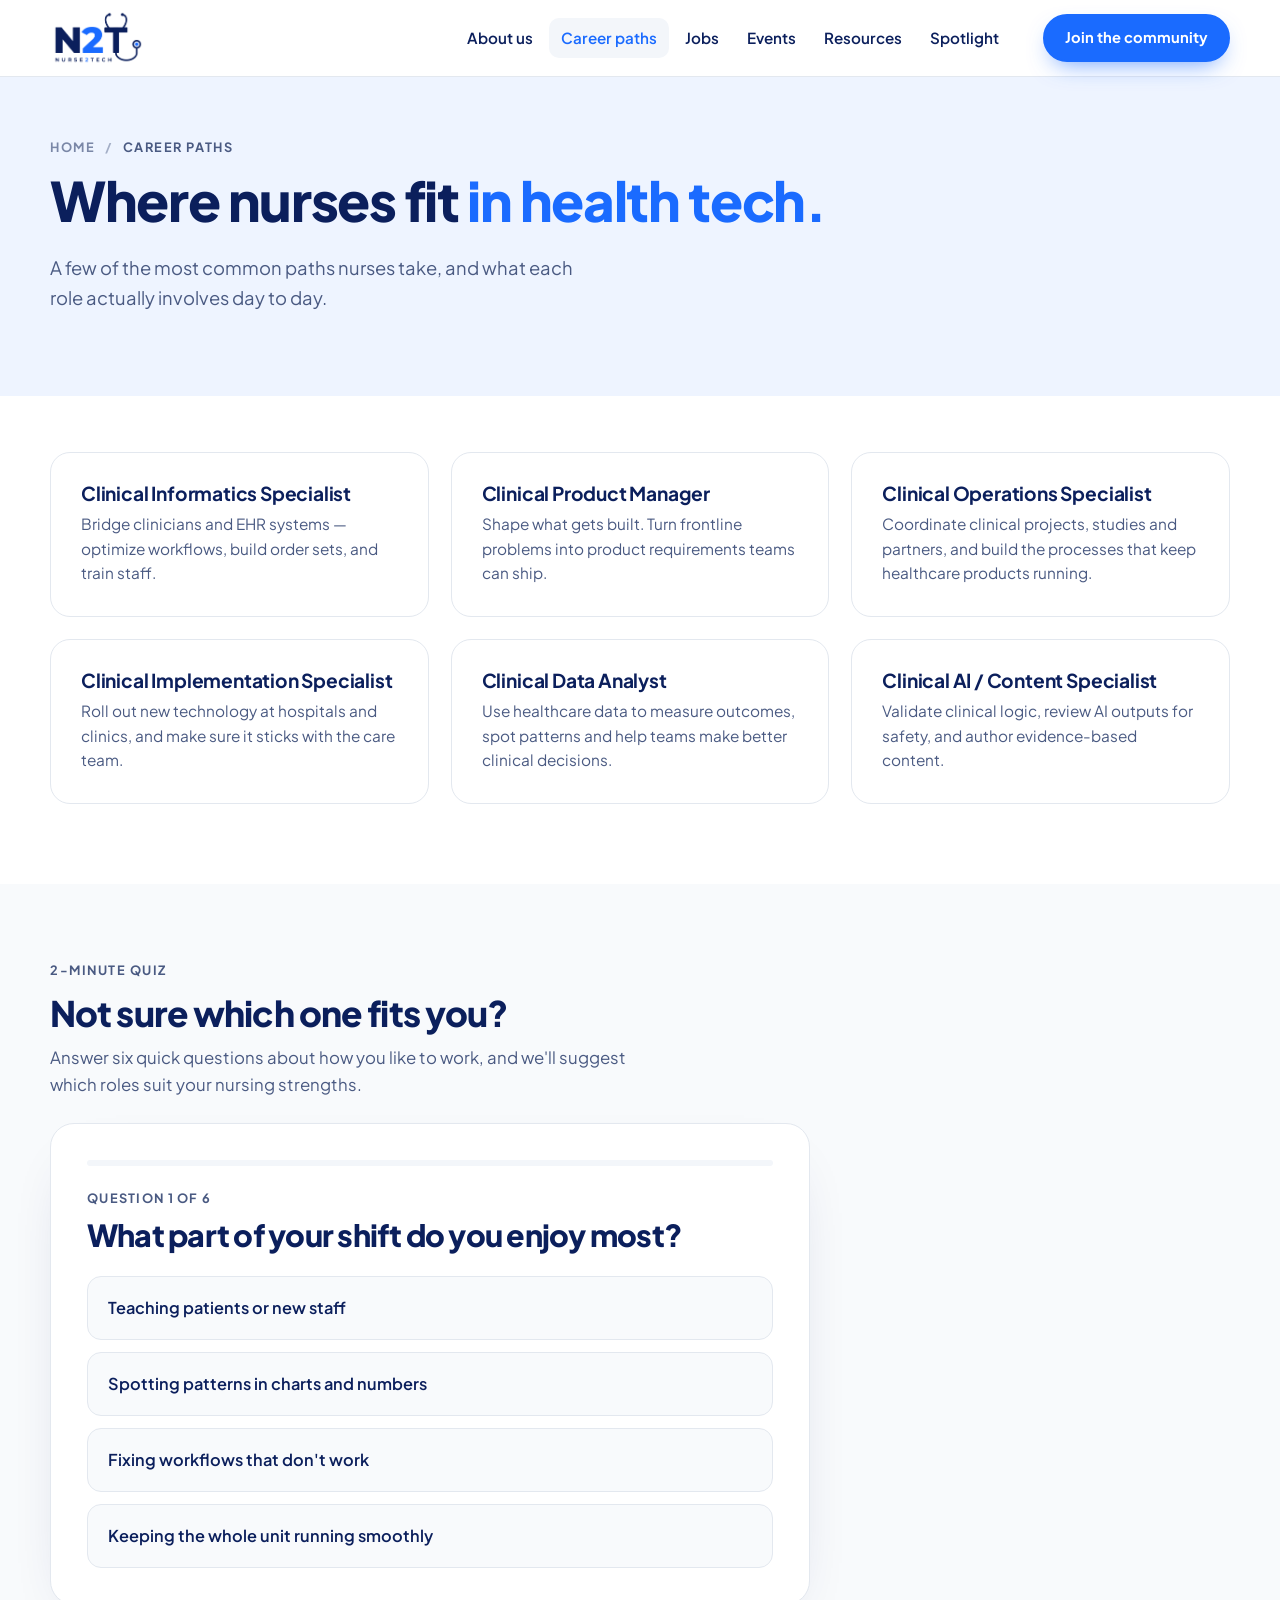
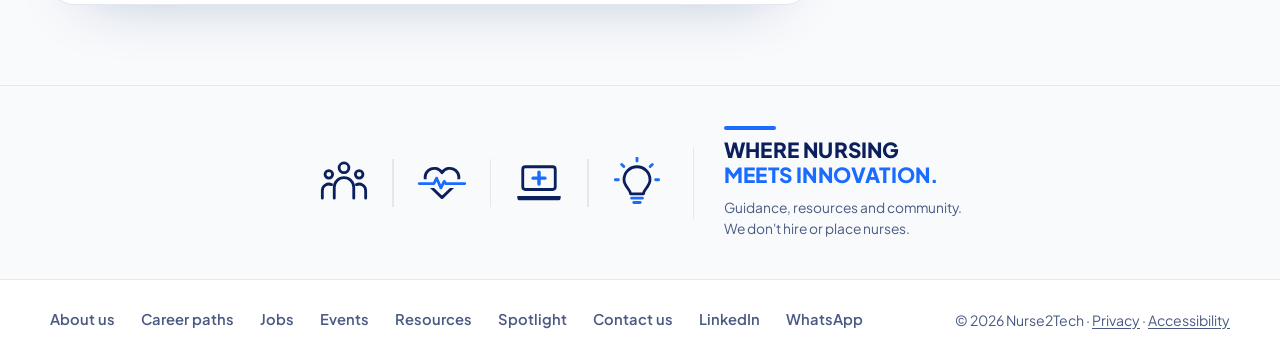
<file: quiz.html>
<!doctype html><html lang="en"><head><meta charset="utf-8"><title>Role quiz — Nurse2Tech</title>
<link rel="canonical" href="https://nurse2tech.com/roles.html">
<meta http-equiv="refresh" content="0; url=roles.html#quiz-section">
<script>location.replace("roles.html#quiz-section")</script></head>
<body><p>The role quiz has moved to <a href="roles.html#quiz-section">the Roles page</a>.</p>  <script data-goatcounter="https://nurse2tech.goatcounter.com/count" async src="https://gc.zgo.at/count.js"></script>
</body></html>
</file>
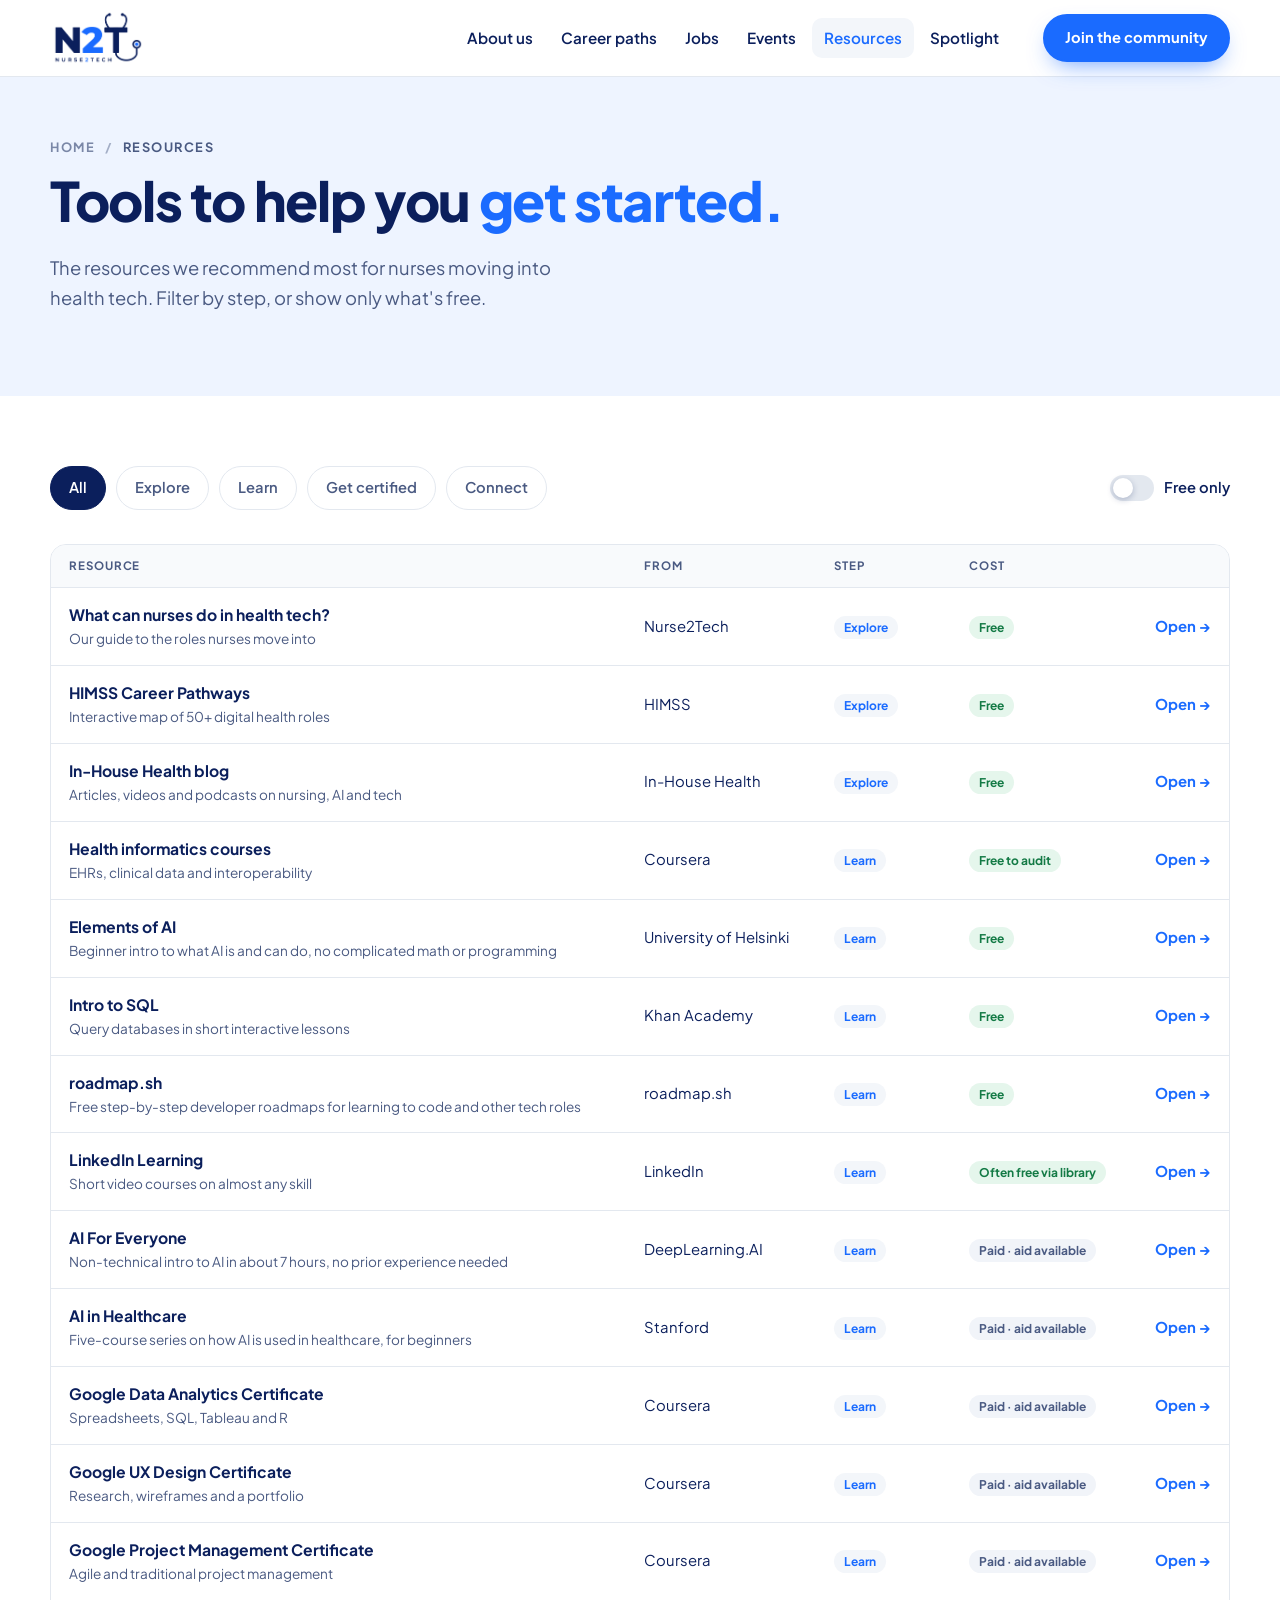
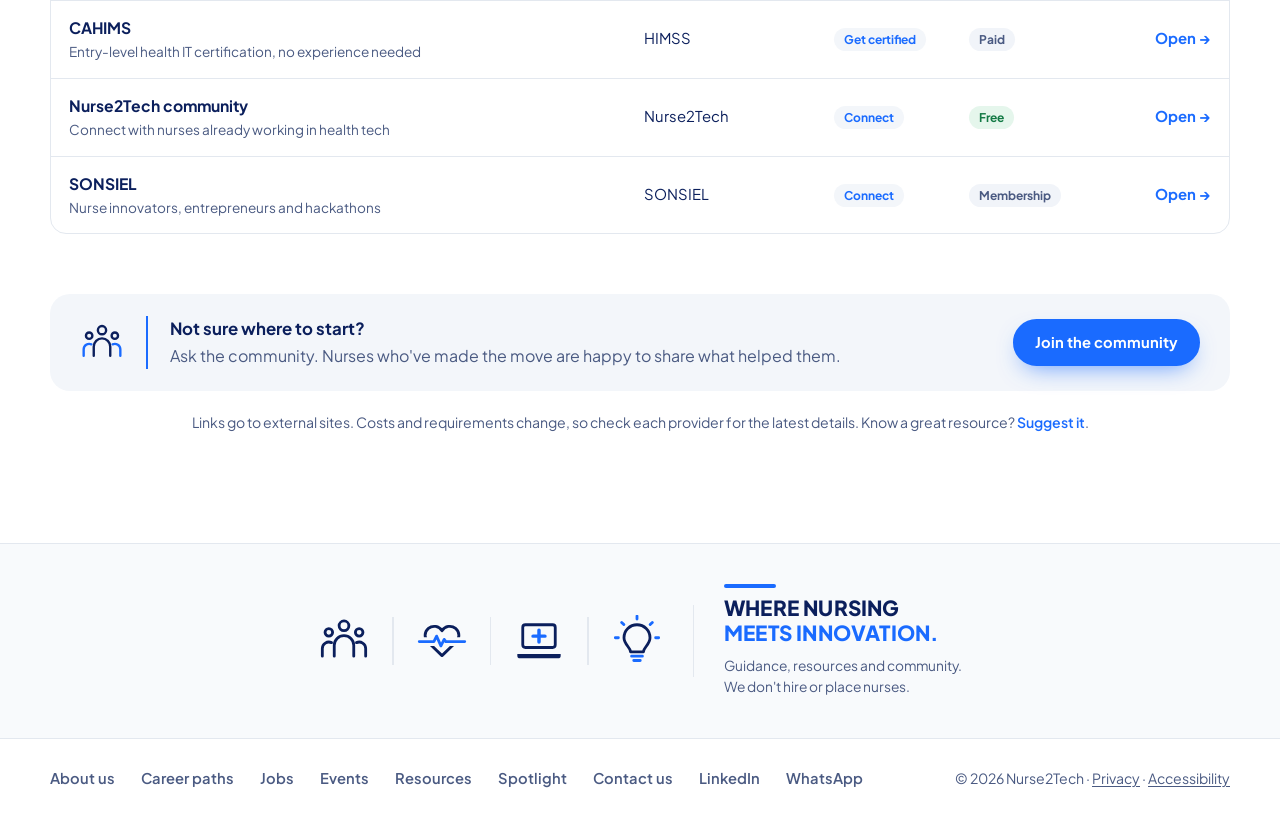
<file: resources.html>
<!doctype html>
<html lang="en">
<head>
  <meta charset="utf-8">
  <meta name="viewport" content="width=device-width, initial-scale=1">
  <title>Resources — Nurse2Tech</title>
  <meta name="description" content="Courses, certifications, free tools and communities to help nurses move into health tech.">
  <link rel="canonical" href="https://nurse2tech.com/resources.html">
  <meta property="og:type" content="website">
  <meta property="og:site_name" content="Nurse2Tech">
  <meta property="og:title" content="Resources — Nurse2Tech">
  <meta property="og:description" content="Courses, certifications, free tools and communities to help nurses move into health tech.">
  <meta property="og:url" content="https://nurse2tech.com/resources.html">
  <meta property="og:image" content="https://nurse2tech.com/assets/og-image.png">
  <meta property="og:image:width" content="1200">
  <meta property="og:image:height" content="630">
  <meta name="twitter:card" content="summary_large_image">
  <link rel="icon" type="image/svg+xml" href="assets/favicon.svg?v=202610020856">
  <link rel="icon" type="image/png" sizes="192x192" href="assets/icon-192.png?v=202610020856">
  <link rel="icon" type="image/png" sizes="64x64" href="assets/favicon.png?v=202610020856">
  <link rel="apple-touch-icon" href="assets/apple-touch-icon.png?v=202610020856">
  <link rel="preconnect" href="https://fonts.googleapis.com">
  <link rel="preconnect" href="https://fonts.gstatic.com" crossorigin>
  <link href="https://fonts.googleapis.com/css2?family=Plus+Jakarta+Sans:wght@400;500;600;700;800&display=swap" rel="stylesheet">
  <link rel="stylesheet" href="styles.css?v=20261124160000">
</head>
<body>

  <svg width="0" height="0" style="position:absolute" aria-hidden="true">
    <defs>
      <symbol id="i-arrow" viewBox="0 0 24 24" fill="none" stroke="currentColor" stroke-width="2.4" stroke-linecap="round" stroke-linejoin="round">
        <path d="M5 12h14M13 6l6 6-6 6"/>
      </symbol>
      <symbol id="i-ext" viewBox="0 0 24 24" fill="none" stroke="currentColor" stroke-width="2.4" stroke-linecap="round" stroke-linejoin="round">
        <path d="M14 4h6v6M20 4l-9 9M18 14v5a1 1 0 0 1-1 1H5a1 1 0 0 1-1-1V7a1 1 0 0 1 1-1h5"/>
      </symbol>
      <symbol id="i-cert" viewBox="0 0 48 48" fill="none" stroke-linecap="round" stroke-linejoin="round">
        <circle cx="24" cy="19" r="11" stroke="currentColor" stroke-width="2.6"/>
        <path d="M19 19l3.5 3.5L29 16" stroke="var(--blue)" stroke-width="3"/>
        <path d="M17 28l-4 14 11-5 11 5-4-14" stroke="currentColor" stroke-width="2.6"/>
      </symbol>
      <symbol id="i-book" viewBox="0 0 48 48" fill="none" stroke-linecap="round" stroke-linejoin="round">
        <path d="M24 12c-4-3-10-4-18-3v28c8-1 14 0 18 3 4-3 10-4 18-3V9c-8-1-14 0-18 3z" stroke="currentColor" stroke-width="2.6"/>
        <path d="M24 12v28" stroke="var(--blue)" stroke-width="2.6"/>
      </symbol>
      <symbol id="i-tool" viewBox="0 0 48 48" fill="none" stroke-linecap="round" stroke-linejoin="round">
        <rect x="9" y="9" width="30" height="21" rx="2.5" stroke="currentColor" stroke-width="2.6"/>
        <path d="M4 36h40v1.5a2.5 2.5 0 0 1-2.5 2.5h-35A2.5 2.5 0 0 1 4 37.5z" fill="currentColor"/>
        <path d="M17 23l5-5 3 3 6-6" stroke="var(--blue)" stroke-width="2.8"/>
      </symbol>
      <symbol id="i-people" viewBox="0 0 48 48" fill="none" stroke-linecap="round" stroke-linejoin="round">
        <circle cx="24" cy="10" r="4.5" stroke="currentColor" stroke-width="2.6"/>
        <circle cx="10" cy="16" r="3.5" stroke="currentColor" stroke-width="2.6"/>
        <circle cx="38" cy="16" r="3.5" stroke="currentColor" stroke-width="2.6"/>
        <path d="M15 38V28a9 9 0 0 1 18 0v10" stroke="currentColor" stroke-width="2.6"/>
        <path d="M4 38v-7a6 6 0 0 1 8.5-5.5M44 38v-7a6 6 0 0 0-8.5-5.5" stroke="var(--blue)" stroke-width="2.6"/>
      </symbol>
    </defs>
  </svg>

  <header class="nav" id="top">
    <div class="container nav-inner">
      <a href="index.html" class="brand" aria-label="Nurse2Tech home">
        <img src="assets/logo.png" alt="Nurse2Tech logo" width="806" height="480">
      </a>
      <div class="nav-right">
        <a href="contact.html" class="btn btn-sm nav-join">Join the community</a>
        <button class="nav-toggle" aria-label="Open menu" aria-expanded="false" aria-controls="site-menu">
          <span></span><span></span><span></span>
        </button>
      </div>
      <nav class="nav-links" id="site-menu" aria-label="Main">
        <a href="about.html">About us</a>
        <a href="roles.html">Career paths</a>
        <a href="jobs.html">Jobs</a>
        <a href="events.html">Events</a>
        <a href="resources.html" aria-current="page">Resources</a>
        <a href="spotlight.html">Spotlight</a>
        <a href="contact.html">Contact us</a>
        <a href="contact.html" class="btn btn-sm nav-menu-join">Join the community</a>
      </nav>
    </div>
  </header>

  <main>
    <section class="apply-hero">
      <div class="blob blob-1" aria-hidden="true"></div>
      <div class="container">
        <nav class="eyebrow crumbs" aria-label="Breadcrumb"><a href="index.html">Home</a><span aria-hidden="true">/</span><span aria-current="page">Resources</span></nav>
        <h1>Tools to help you <span class="accent">get started.</span></h1>
        <p class="lead">The resources we recommend most for nurses moving into health tech. Filter by step, or show only what's free.</p>
      </div>
    </section>

    <section class="res-body">
      <div class="container">
        <div class="res-bar">
          <div class="filters" role="tablist" aria-label="Filter resources">
            <button class="chip active" data-step="all">All</button>
            <button class="chip" data-step="explore">Explore</button>
            <button class="chip" data-step="learn">Learn</button>
            <button class="chip" data-step="get-certified">Get certified</button>
            <button class="chip" data-step="connect">Connect</button>
          </div>
          <label class="switch">
            <input type="checkbox" id="free-only">
            <span class="track"><span class="thumb"></span></span>
            Free only
          </label>
        </div>

        <div class="res-table-wrap">
          <table class="res-table">
            <thead><tr><th>Resource</th><th>From</th><th>Step</th><th>Cost</th><th><span class="sr-only">Link</span></th></tr></thead>
            <tbody>
            <tr class="res-row" data-step="explore" data-free>
              <td class="rc-name"><a href="https://www.linkedin.com/posts/nurse2tech_explore-himss-health-it-career-pathways-tool-activity-7502773862389006336-H_kg" target="_blank" rel="noopener"><b>What can nurses do in health tech?</b></a><small>Our guide to the roles nurses move into</small></td>
              <td class="rc-from" data-label="From">Nurse2Tech</td>
              <td class="rc-step" data-label="Step"><span class="step-tag">Explore</span></td>
              <td class="rc-cost" data-label="Cost"><span class="cost-free">Free</span></td>
              <td class="rc-go"><a href="https://www.linkedin.com/posts/nurse2tech_explore-himss-health-it-career-pathways-tool-activity-7502773862389006336-H_kg" target="_blank" rel="noopener">Open <span aria-hidden="true">→</span></a></td>
            </tr>
            <tr class="res-row" data-step="explore" data-free>
              <td class="rc-name"><a href="https://www.himss.org/careers/career-pathways/" target="_blank" rel="noopener"><b>HIMSS Career Pathways</b></a><small>Interactive map of 50+ digital health roles</small></td>
              <td class="rc-from" data-label="From">HIMSS</td>
              <td class="rc-step" data-label="Step"><span class="step-tag">Explore</span></td>
              <td class="rc-cost" data-label="Cost"><span class="cost-free">Free</span></td>
              <td class="rc-go"><a href="https://www.himss.org/careers/career-pathways/" target="_blank" rel="noopener">Open <span aria-hidden="true">→</span></a></td>
            </tr>
            <tr class="res-row" data-step="explore" data-free>
              <td class="rc-name"><a href="https://www.inhouse.health/pr-blog" target="_blank" rel="noopener"><b>In-House Health blog</b></a><small>Articles, videos and podcasts on nursing, AI and tech</small></td>
              <td class="rc-from" data-label="From">In-House Health</td>
              <td class="rc-step" data-label="Step"><span class="step-tag">Explore</span></td>
              <td class="rc-cost" data-label="Cost"><span class="cost-free">Free</span></td>
              <td class="rc-go"><a href="https://www.inhouse.health/pr-blog" target="_blank" rel="noopener">Open <span aria-hidden="true">→</span></a></td>
            </tr>
            <tr class="res-row" data-step="learn" data-free>
              <td class="rc-name"><a href="https://www.coursera.org/search?query=health%20informatics" target="_blank" rel="noopener"><b>Health informatics courses</b></a><small>EHRs, clinical data and interoperability</small></td>
              <td class="rc-from" data-label="From">Coursera</td>
              <td class="rc-step" data-label="Step"><span class="step-tag">Learn</span></td>
              <td class="rc-cost" data-label="Cost"><span class="cost-free">Free to audit</span></td>
              <td class="rc-go"><a href="https://www.coursera.org/search?query=health%20informatics" target="_blank" rel="noopener">Open <span aria-hidden="true">→</span></a></td>
            </tr>
            <tr class="res-row" data-step="learn" data-free>
              <td class="rc-name"><a href="https://www.elementsofai.com/" target="_blank" rel="noopener"><b>Elements of AI</b></a><small>Beginner intro to what AI is and can do, no complicated math or programming</small></td>
              <td class="rc-from" data-label="From">University of Helsinki</td>
              <td class="rc-step" data-label="Step"><span class="step-tag">Learn</span></td>
              <td class="rc-cost" data-label="Cost"><span class="cost-free">Free</span></td>
              <td class="rc-go"><a href="https://www.elementsofai.com/" target="_blank" rel="noopener">Open <span aria-hidden="true">→</span></a></td>
            </tr>
            <tr class="res-row" data-step="learn" data-free>
              <td class="rc-name"><a href="https://www.khanacademy.org/computing/computer-programming/sql" target="_blank" rel="noopener"><b>Intro to SQL</b></a><small>Query databases in short interactive lessons</small></td>
              <td class="rc-from" data-label="From">Khan Academy</td>
              <td class="rc-step" data-label="Step"><span class="step-tag">Learn</span></td>
              <td class="rc-cost" data-label="Cost"><span class="cost-free">Free</span></td>
              <td class="rc-go"><a href="https://www.khanacademy.org/computing/computer-programming/sql" target="_blank" rel="noopener">Open <span aria-hidden="true">→</span></a></td>
            </tr>
            <tr class="res-row" data-step="learn" data-free>
              <td class="rc-name"><a href="https://roadmap.sh/" target="_blank" rel="noopener"><b>roadmap.sh</b></a><small>Free step-by-step developer roadmaps for learning to code and other tech roles</small></td>
              <td class="rc-from" data-label="From">roadmap.sh</td>
              <td class="rc-step" data-label="Step"><span class="step-tag">Learn</span></td>
              <td class="rc-cost" data-label="Cost"><span class="cost-free">Free</span></td>
              <td class="rc-go"><a href="https://roadmap.sh/" target="_blank" rel="noopener">Open <span aria-hidden="true">→</span></a></td>
            </tr>
            <tr class="res-row" data-step="learn" data-free>
              <td class="rc-name"><a href="https://www.linkedin.com/learning/" target="_blank" rel="noopener"><b>LinkedIn Learning</b></a><small>Short video courses on almost any skill</small></td>
              <td class="rc-from" data-label="From">LinkedIn</td>
              <td class="rc-step" data-label="Step"><span class="step-tag">Learn</span></td>
              <td class="rc-cost" data-label="Cost"><span class="cost-free">Often free via library</span></td>
              <td class="rc-go"><a href="https://www.linkedin.com/learning/" target="_blank" rel="noopener">Open <span aria-hidden="true">→</span></a></td>
            </tr>
            <tr class="res-row" data-step="learn">
              <td class="rc-name"><a href="https://www.coursera.org/learn/ai-for-everyone" target="_blank" rel="noopener"><b>AI For Everyone</b></a><small>Non-technical intro to AI in about 7 hours, no prior experience needed</small></td>
              <td class="rc-from" data-label="From">DeepLearning.AI</td>
              <td class="rc-step" data-label="Step"><span class="step-tag">Learn</span></td>
              <td class="rc-cost" data-label="Cost"><span class="cost-paid">Paid · aid available</span></td>
              <td class="rc-go"><a href="https://www.coursera.org/learn/ai-for-everyone" target="_blank" rel="noopener">Open <span aria-hidden="true">→</span></a></td>
            </tr>
            <tr class="res-row" data-step="learn">
              <td class="rc-name"><a href="https://www.coursera.org/specializations/ai-healthcare" target="_blank" rel="noopener"><b>AI in Healthcare</b></a><small>Five-course series on how AI is used in healthcare, for beginners</small></td>
              <td class="rc-from" data-label="From">Stanford</td>
              <td class="rc-step" data-label="Step"><span class="step-tag">Learn</span></td>
              <td class="rc-cost" data-label="Cost"><span class="cost-paid">Paid · aid available</span></td>
              <td class="rc-go"><a href="https://www.coursera.org/specializations/ai-healthcare" target="_blank" rel="noopener">Open <span aria-hidden="true">→</span></a></td>
            </tr>
            <tr class="res-row" data-step="learn">
              <td class="rc-name"><a href="https://www.coursera.org/professional-certificates/google-data-analytics" target="_blank" rel="noopener"><b>Google Data Analytics Certificate</b></a><small>Spreadsheets, SQL, Tableau and R</small></td>
              <td class="rc-from" data-label="From">Coursera</td>
              <td class="rc-step" data-label="Step"><span class="step-tag">Learn</span></td>
              <td class="rc-cost" data-label="Cost"><span class="cost-paid">Paid · aid available</span></td>
              <td class="rc-go"><a href="https://www.coursera.org/professional-certificates/google-data-analytics" target="_blank" rel="noopener">Open <span aria-hidden="true">→</span></a></td>
            </tr>
            <tr class="res-row" data-step="learn">
              <td class="rc-name"><a href="https://www.coursera.org/professional-certificates/google-ux-design" target="_blank" rel="noopener"><b>Google UX Design Certificate</b></a><small>Research, wireframes and a portfolio</small></td>
              <td class="rc-from" data-label="From">Coursera</td>
              <td class="rc-step" data-label="Step"><span class="step-tag">Learn</span></td>
              <td class="rc-cost" data-label="Cost"><span class="cost-paid">Paid · aid available</span></td>
              <td class="rc-go"><a href="https://www.coursera.org/professional-certificates/google-ux-design" target="_blank" rel="noopener">Open <span aria-hidden="true">→</span></a></td>
            </tr>
            <tr class="res-row" data-step="learn">
              <td class="rc-name"><a href="https://www.coursera.org/professional-certificates/google-project-management" target="_blank" rel="noopener"><b>Google Project Management Certificate</b></a><small>Agile and traditional project management</small></td>
              <td class="rc-from" data-label="From">Coursera</td>
              <td class="rc-step" data-label="Step"><span class="step-tag">Learn</span></td>
              <td class="rc-cost" data-label="Cost"><span class="cost-paid">Paid · aid available</span></td>
              <td class="rc-go"><a href="https://www.coursera.org/professional-certificates/google-project-management" target="_blank" rel="noopener">Open <span aria-hidden="true">→</span></a></td>
            </tr>
            <tr class="res-row" data-step="get-certified">
              <td class="rc-name"><a href="https://www.himss.org/certifications/cahims/" target="_blank" rel="noopener"><b>CAHIMS</b></a><small>Entry-level health IT certification, no experience needed</small></td>
              <td class="rc-from" data-label="From">HIMSS</td>
              <td class="rc-step" data-label="Step"><span class="step-tag">Get certified</span></td>
              <td class="rc-cost" data-label="Cost"><span class="cost-paid">Paid</span></td>
              <td class="rc-go"><a href="https://www.himss.org/certifications/cahims/" target="_blank" rel="noopener">Open <span aria-hidden="true">→</span></a></td>
            </tr>
            <tr class="res-row" data-step="connect" data-free>
              <td class="rc-name"><a href="contact.html"><b>Nurse2Tech community</b></a><small>Connect with nurses already working in health tech</small></td>
              <td class="rc-from" data-label="From">Nurse2Tech</td>
              <td class="rc-step" data-label="Step"><span class="step-tag">Connect</span></td>
              <td class="rc-cost" data-label="Cost"><span class="cost-free">Free</span></td>
              <td class="rc-go"><a href="contact.html">Open <span aria-hidden="true">→</span></a></td>
            </tr>
            <tr class="res-row" data-step="connect">
              <td class="rc-name"><a href="https://www.sonsiel.org/" target="_blank" rel="noopener"><b>SONSIEL</b></a><small>Nurse innovators, entrepreneurs and hackathons</small></td>
              <td class="rc-from" data-label="From">SONSIEL</td>
              <td class="rc-step" data-label="Step"><span class="step-tag">Connect</span></td>
              <td class="rc-cost" data-label="Cost"><span class="cost-paid">Membership</span></td>
              <td class="rc-go"><a href="https://www.sonsiel.org/" target="_blank" rel="noopener">Open <span aria-hidden="true">→</span></a></td>
            </tr>
            </tbody>
          </table>
        </div>

        <p class="res-empty" hidden>No resources match that filter.</p>

        <div class="callout res-callout">
          <svg class="callout-ico"><use href="#i-people"/></svg>
          <div class="callout-text">
            <strong>Not sure where to start?</strong>
            <span>Ask the community. Nurses who've made the move are happy to share what helped them.</span>
          </div>
          <a href="contact.html" class="btn btn-sm">Join the community</a>
        </div>
        <p class="res-note">Links go to external sites. Costs and requirements change, so check each provider for the latest details. Know a great resource? <a href="contact.html">Suggest it</a>.</p>
      </div>
    </section>
  </main>

  <footer class="footer">
    <div class="footer-brand">
      <div class="container footer-brand-inner">
        <div class="footer-icons">
          <svg viewBox="0 0 48 48" fill="none" stroke-linecap="round" stroke-linejoin="round" aria-hidden="true"><circle cx="24" cy="10" r="4.5" stroke="currentColor" stroke-width="2.6"/><circle cx="10" cy="16" r="3.5" stroke="currentColor" stroke-width="2.6"/><circle cx="38" cy="16" r="3.5" stroke="currentColor" stroke-width="2.6"/><path d="M15 38V28a9 9 0 0 1 18 0v10" stroke="currentColor" stroke-width="2.6"/><path d="M4 38v-7a6 6 0 0 1 8.5-5.5M44 38v-7a6 6 0 0 0-8.5-5.5" stroke="currentColor" stroke-width="2.6"/></svg><i></i>
          <svg viewBox="0 0 48 48" fill="none" stroke-linecap="round" stroke-linejoin="round" aria-hidden="true"><mask id="heart-gap-1" maskUnits="userSpaceOnUse" x="0" y="0" width="48" height="48"><rect width="48" height="48" fill="#fff"/><path d="M3 24.5h13.5l2.5-5 4 9 3-6 1.5 2H45" fill="none" stroke="#000" stroke-width="8" stroke-linecap="round" stroke-linejoin="round"/></mask><path d="M24 37.5 11.2 25.1A8.4 8.4 0 1 1 24 14.5a8.4 8.4 0 1 1 12.8 10.6z" stroke="currentColor" stroke-width="2.6" mask="url(#heart-gap-1)"/><path d="M3 24.5h13.5l2.5-5 4 9 3-6 1.5 2H45" stroke="#1a6bff" stroke-width="2.6"/></svg><i></i>
          <svg viewBox="0 0 48 48" fill="none" stroke-linecap="round" stroke-linejoin="round" aria-hidden="true"><rect x="9" y="9" width="30" height="21" rx="2.5" stroke="currentColor" stroke-width="2.6"/><path d="M4 36h40v1.5a2.5 2.5 0 0 1-2.5 2.5h-35A2.5 2.5 0 0 1 4 37.5z" fill="currentColor"/><path d="M24 14v11M18.5 19.5h11" stroke="#1a6bff" stroke-width="3.2"/></svg><i></i>
          <svg viewBox="0 0 48 48" fill="none" stroke-linecap="round" stroke-linejoin="round" aria-hidden="true"><path d="M24 3.8V1M11.84 8.84 9.86 6.86M36.16 8.84l1.98-1.98M6.8 21H4M41.2 21H44" stroke="#1a6bff" stroke-width="2.6"/><path d="M18 34c0-4-6-7-6-13a12 12 0 0 1 24 0c0 6-6 9-6 13z" stroke="currentColor" stroke-width="2.6"/><path d="M19 38h10M21 42h6" stroke="#1a6bff" stroke-width="2.6"/></svg>
        </div>
        <span class="footer-divider" aria-hidden="true"></span>
        <div class="footer-brand-text">
          <div class="tagline"><b></b>Where nursing<br><span>meets innovation.</span></div>
          <p class="footer-disclaimer">Guidance, resources and community.<br>We don't hire or place nurses.</p>
        </div>
      </div>
    </div>
    <div class="container footer-inner">
      <nav class="footer-links" aria-label="Footer">
        <a href="about.html">About us</a>
        <a href="roles.html">Career paths</a>
        <a href="jobs.html">Jobs</a>
        <a href="events.html">Events</a>
        <a href="resources.html">Resources</a>
        <a href="spotlight.html">Spotlight</a>
        <a href="contact.html">Contact us</a>
        <a href="https://www.linkedin.com/company/nurse2tech/" target="_blank" rel="noopener">LinkedIn</a>
        <a data-whatsapp data-whatsapp-block hidden href="#" target="_blank" rel="noopener">WhatsApp</a>
      </nav>
      <p class="copy">© <span id="year"></span> Nurse2Tech · <a href="privacy.html">Privacy</a> · <a href="accessibility.html">Accessibility</a></p>
    </div>
  </footer>

  <script src="script.js?v=202611012000"></script>
  <script>
    {
      const chips = document.querySelectorAll(".res-bar [data-step]");
      const freeOnly = document.getElementById("free-only");
      const rows = document.querySelectorAll(".res-row");
      const empty = document.querySelector(".res-empty");
      let step = "all";
      function apply() {
        let shown = 0;
        rows.forEach((r) => {
          const ok = (step === "all" || r.dataset.step === step) && (!freeOnly.checked || r.hasAttribute("data-free"));
          r.hidden = !ok; if (ok) shown++;
        });
        empty.hidden = shown > 0;
      }
      chips.forEach((c) => c.addEventListener("click", () => { step = c.dataset.step; chips.forEach((x) => x.classList.toggle("active", x === c)); apply(); }));
      freeOnly.addEventListener("change", apply);
    }
  </script>
  <script data-goatcounter="https://nurse2tech.goatcounter.com/count" async src="https://gc.zgo.at/count.js"></script>
</body>
</html>
</file>
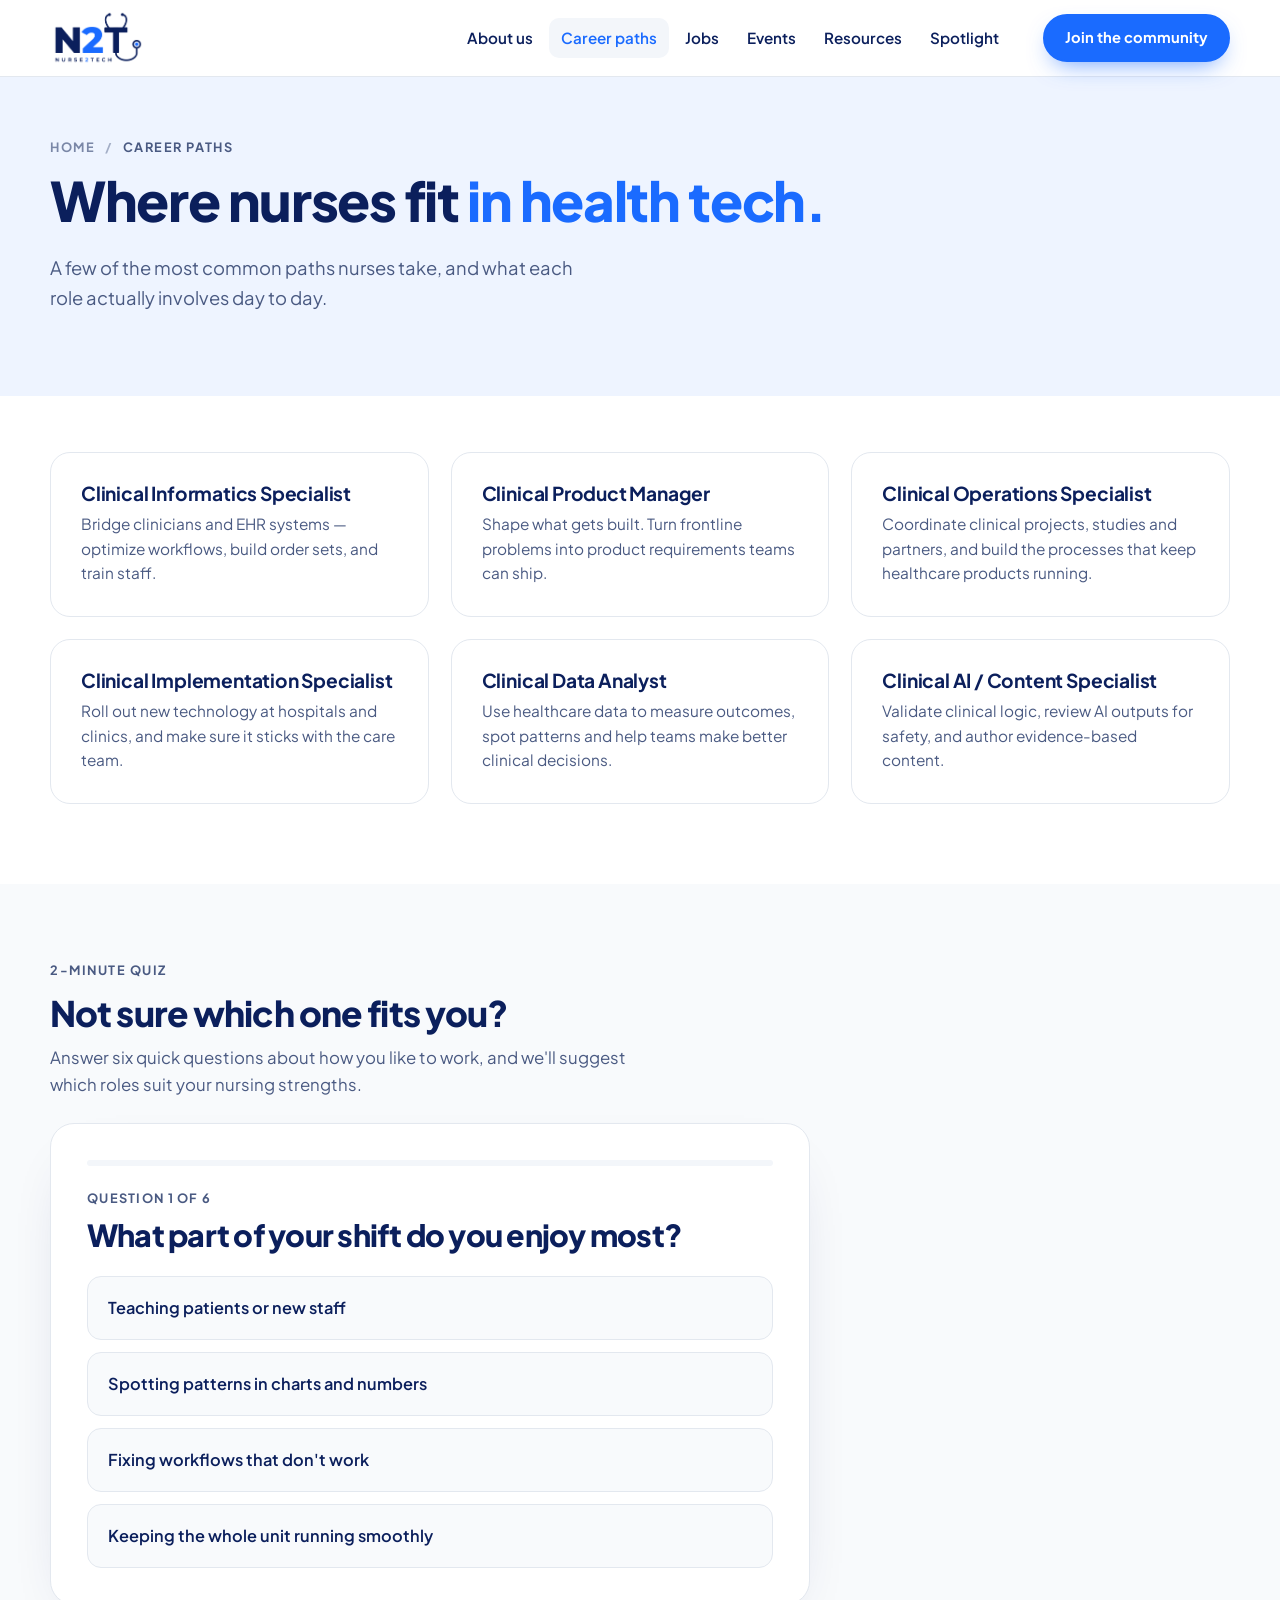
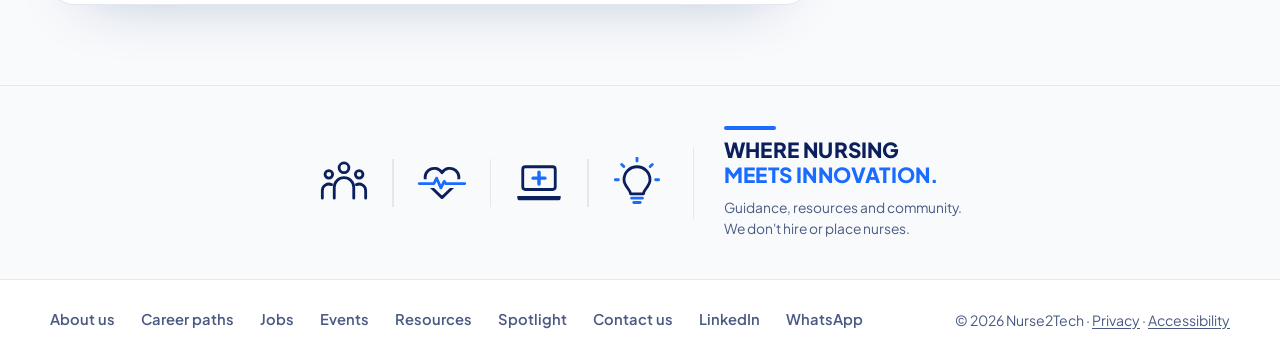
<file: roles.html>
<!doctype html>
<html lang="en">
<head>
  <meta charset="utf-8">
  <meta name="viewport" content="width=device-width, initial-scale=1">
  <title>Health Tech Career Paths &amp; Quiz — Nurse2Tech</title>
  <meta name="description" content="The health tech roles nurses move into most: clinical informatics, product, UX research, implementation, clinical success and clinical AI.">
  <link rel="canonical" href="https://nurse2tech.com/roles.html">
  <meta property="og:type" content="website">
  <meta property="og:site_name" content="Nurse2Tech">
  <meta property="og:title" content="Health tech roles for nurses — Nurse2Tech">
  <meta property="og:description" content="The health tech roles nurses move into most: clinical informatics, product, UX research, implementation, clinical success and clinical AI.">
  <meta property="og:url" content="https://nurse2tech.com/roles.html">
  <meta property="og:image" content="https://nurse2tech.com/assets/og-image.png">
  <meta property="og:image:width" content="1200">
  <meta property="og:image:height" content="630">
  <meta name="twitter:card" content="summary_large_image">
  <link rel="icon" type="image/svg+xml" href="assets/favicon.svg?v=202610020856">
  <link rel="icon" type="image/png" sizes="192x192" href="assets/icon-192.png?v=202610020856">
  <link rel="icon" type="image/png" sizes="64x64" href="assets/favicon.png?v=202610020856">
  <link rel="apple-touch-icon" href="assets/apple-touch-icon.png?v=202610020856">
  <link rel="preconnect" href="https://fonts.googleapis.com">
  <link rel="preconnect" href="https://fonts.gstatic.com" crossorigin>
  <link href="https://fonts.googleapis.com/css2?family=Plus+Jakarta+Sans:wght@400;500;600;700;800&display=swap" rel="stylesheet">
  <link rel="stylesheet" href="styles.css?v=20261124160000">
</head>
<body>

  <svg width="0" height="0" style="position:absolute" aria-hidden="true">
    <defs>
      <symbol id="i-arrow" viewBox="0 0 24 24" fill="none" stroke="currentColor" stroke-width="2.4" stroke-linecap="round" stroke-linejoin="round">
        <path d="M5 12h14M13 6l6 6-6 6"/>
      </symbol>
      <symbol id="i-mail" viewBox="0 0 24 24" fill="none" stroke="currentColor" stroke-width="2" stroke-linecap="round" stroke-linejoin="round">
        <rect x="3" y="5" width="18" height="14" rx="2"/><path d="M3 7l9 6 9-6"/>
      </symbol>
      <symbol id="i-in" viewBox="0 0 24 24" fill="currentColor">
        <path d="M4.98 3.5a2.5 2.5 0 1 1 0 5 2.5 2.5 0 0 1 0-5zM3 9.5h4V21H3zM9.5 9.5h3.8v1.6h.05c.53-1 1.83-2.05 3.77-2.05 4.03 0 4.78 2.65 4.78 6.1V21h-4v-5.1c0-1.22-.02-2.8-1.7-2.8-1.72 0-1.98 1.34-1.98 2.72V21h-4z"/>
      </symbol>
      <symbol id="i-people" viewBox="0 0 48 48" fill="none" stroke-linecap="round" stroke-linejoin="round">
        <circle cx="24" cy="10" r="4.5" stroke="currentColor" stroke-width="2.6"/>
        <circle cx="10" cy="16" r="3.5" stroke="currentColor" stroke-width="2.6"/>
        <circle cx="38" cy="16" r="3.5" stroke="currentColor" stroke-width="2.6"/>
        <path d="M15 38V28a9 9 0 0 1 18 0v10" stroke="currentColor" stroke-width="2.6"/>
        <path d="M4 38v-7a6 6 0 0 1 8.5-5.5M44 38v-7a6 6 0 0 0-8.5-5.5" stroke="currentColor" stroke-width="2.6"/>
      </symbol>
      <symbol id="i-check" viewBox="0 0 48 48" fill="none" stroke-linecap="round" stroke-linejoin="round">
        <circle cx="24" cy="24" r="20" stroke="currentColor" stroke-width="2.6"/>
        <path d="M15 24.5l6 6 12-13" stroke="var(--blue)" stroke-width="3.2"/>
      </symbol>
    </defs>
  </svg>

  <header class="nav" id="top">
    <div class="container nav-inner">
      <a href="index.html" class="brand" aria-label="Nurse2Tech home">
        <img src="assets/logo.png" alt="Nurse2Tech logo" width="806" height="480">
      </a>
      <div class="nav-right">
        <a href="contact.html" class="btn btn-sm nav-join">Join the community</a>
        <button class="nav-toggle" aria-label="Open menu" aria-expanded="false" aria-controls="site-menu">
          <span></span><span></span><span></span>
        </button>
      </div>
      <nav class="nav-links" id="site-menu" aria-label="Main">
        <a href="about.html">About us</a>
        <a href="roles.html" aria-current="page">Career paths</a>
        <a href="jobs.html">Jobs</a>
        <a href="events.html">Events</a>
        <a href="resources.html">Resources</a>
        <a href="spotlight.html">Spotlight</a>
        <a href="contact.html">Contact us</a>
        <a href="contact.html" class="btn btn-sm nav-menu-join">Join the community</a>
      </nav>
    </div>
  </header>

  <main>
    <section class="apply-hero">
      <div class="container">
        <nav class="eyebrow crumbs" aria-label="Breadcrumb"><a href="index.html">Home</a><span aria-hidden="true">/</span><span aria-current="page">Career paths</span></nav>
        <h1>Where nurses fit <span class="accent">in health tech.</span></h1>
        <p class="lead">A few of the most common paths nurses take, and what each role actually involves day to day.</p>
      </div>
    </section>

    <section class="section roles-page" id="roles-list">
      <div class="container">
        <div class="roles">
          <article class="role" data-cat="data">
            <h3>Clinical Informatics Specialist</h3>
            <p>Bridge clinicians and EHR systems — optimize workflows, build order sets, and train staff.</p>
          </article>
          <article class="role" data-cat="product">
            <h3>Clinical Product Manager</h3>
            <p>Shape what gets built. Turn frontline problems into product requirements teams can ship.</p>
          </article>
          <article class="role" data-cat="clinical">
            <h3>Clinical Operations Specialist</h3>
            <p>Coordinate clinical projects, studies and partners, and build the processes that keep healthcare products running.</p>
          </article>
          <article class="role" data-cat="clinical">
            <h3>Clinical Implementation Specialist</h3>
            <p>Roll out new technology at hospitals and clinics, and make sure it sticks with the care team.</p>
          </article>
          <article class="role" data-cat="data">
            <h3>Clinical Data Analyst</h3>
            <p>Use healthcare data to measure outcomes, spot patterns and help teams make better clinical decisions.</p>
          </article>
          <article class="role" data-cat="data">
            <h3>Clinical AI / Content Specialist</h3>
            <p>Validate clinical logic, review AI outputs for safety, and author evidence-based content.</p>
          </article>
        </div>
      </div>
    </section>

    <section class="section quiz-section section-tint" id="quiz-section">
      <div class="container">
        <p class="eyebrow">2-minute quiz</p>
        <h2 class="roles-sub">Not sure which one fits you?</h2>
        <p class="sub quiz-intro">Answer six quick questions about how you like to work, and we'll suggest which roles suit your nursing strengths.</p>
        <div class="quiz" id="quiz">
          <div class="quiz-progress"><span id="quiz-bar"></span></div>
          <p class="quiz-count" id="quiz-count"></p>
          <h2 class="quiz-q" id="quiz-q"></h2>
          <div class="quiz-options" id="quiz-options"></div>
          <button class="quiz-back" id="quiz-back" type="button" hidden>← Back</button>
        </div>

        <div class="quiz-result" id="quiz-result" hidden>
          <p class="eyebrow">Your best matches</p>
          <div class="quiz-matches" id="quiz-matches"></div>
          <div class="quiz-actions">
            <a class="btn" href="contact.html">Join the community</a>
            <a class="btn btn-ghost" id="quiz-jobs" href="jobs.html">See matching jobs</a>
            <a class="btn btn-ghost" id="quiz-share" href="#" target="_blank" rel="noopener">Share on LinkedIn</a>
          </div>
          <button class="quiz-back" id="quiz-restart" type="button">↺ Take the quiz again</button>
        </div>
      </div>
    </section>
  </main>

  <footer class="footer">
    <div class="footer-brand">
      <div class="container footer-brand-inner">
        <div class="footer-icons">
          <svg viewBox="0 0 48 48" fill="none" stroke-linecap="round" stroke-linejoin="round" aria-hidden="true"><circle cx="24" cy="10" r="4.5" stroke="currentColor" stroke-width="2.6"/><circle cx="10" cy="16" r="3.5" stroke="currentColor" stroke-width="2.6"/><circle cx="38" cy="16" r="3.5" stroke="currentColor" stroke-width="2.6"/><path d="M15 38V28a9 9 0 0 1 18 0v10" stroke="currentColor" stroke-width="2.6"/><path d="M4 38v-7a6 6 0 0 1 8.5-5.5M44 38v-7a6 6 0 0 0-8.5-5.5" stroke="currentColor" stroke-width="2.6"/></svg><i></i>
          <svg viewBox="0 0 48 48" fill="none" stroke-linecap="round" stroke-linejoin="round" aria-hidden="true"><mask id="heart-gap-1" maskUnits="userSpaceOnUse" x="0" y="0" width="48" height="48"><rect width="48" height="48" fill="#fff"/><path d="M3 24.5h13.5l2.5-5 4 9 3-6 1.5 2H45" fill="none" stroke="#000" stroke-width="8" stroke-linecap="round" stroke-linejoin="round"/></mask><path d="M24 37.5 11.2 25.1A8.4 8.4 0 1 1 24 14.5a8.4 8.4 0 1 1 12.8 10.6z" stroke="currentColor" stroke-width="2.6" mask="url(#heart-gap-1)"/><path d="M3 24.5h13.5l2.5-5 4 9 3-6 1.5 2H45" stroke="#1a6bff" stroke-width="2.6"/></svg><i></i>
          <svg viewBox="0 0 48 48" fill="none" stroke-linecap="round" stroke-linejoin="round" aria-hidden="true"><rect x="9" y="9" width="30" height="21" rx="2.5" stroke="currentColor" stroke-width="2.6"/><path d="M4 36h40v1.5a2.5 2.5 0 0 1-2.5 2.5h-35A2.5 2.5 0 0 1 4 37.5z" fill="currentColor"/><path d="M24 14v11M18.5 19.5h11" stroke="#1a6bff" stroke-width="3.2"/></svg><i></i>
          <svg viewBox="0 0 48 48" fill="none" stroke-linecap="round" stroke-linejoin="round" aria-hidden="true"><path d="M24 3.8V1M11.84 8.84 9.86 6.86M36.16 8.84l1.98-1.98M6.8 21H4M41.2 21H44" stroke="#1a6bff" stroke-width="2.6"/><path d="M18 34c0-4-6-7-6-13a12 12 0 0 1 24 0c0 6-6 9-6 13z" stroke="currentColor" stroke-width="2.6"/><path d="M19 38h10M21 42h6" stroke="#1a6bff" stroke-width="2.6"/></svg>
        </div>
        <span class="footer-divider" aria-hidden="true"></span>
        <div class="footer-brand-text">
          <div class="tagline"><b></b>Where nursing<br><span>meets innovation.</span></div>
          <p class="footer-disclaimer">Guidance, resources and community.<br>We don't hire or place nurses.</p>
        </div>
      </div>
    </div>
    <div class="container footer-inner">
      <nav class="footer-links" aria-label="Footer">
        <a href="about.html">About us</a>
        <a href="roles.html">Career paths</a>
        <a href="jobs.html">Jobs</a>
        <a href="events.html">Events</a>
        <a href="resources.html">Resources</a>
        <a href="spotlight.html">Spotlight</a>
        <a href="contact.html">Contact us</a>
        <a href="https://www.linkedin.com/company/nurse2tech/" target="_blank" rel="noopener">LinkedIn</a>
        <a data-whatsapp data-whatsapp-block hidden href="#" target="_blank" rel="noopener">WhatsApp</a>
      </nav>
      <p class="copy">© <span id="year"></span> Nurse2Tech · <a href="privacy.html">Privacy</a> · <a href="accessibility.html">Accessibility</a></p>
    </div>
  </footer>

  <script src="quiz.js?v=20261006175925"></script>
  <script src="script.js?v=202611012000"></script>
  <script data-goatcounter="https://nurse2tech.goatcounter.com/count" async src="https://gc.zgo.at/count.js"></script>
</body>
</html>
</file>
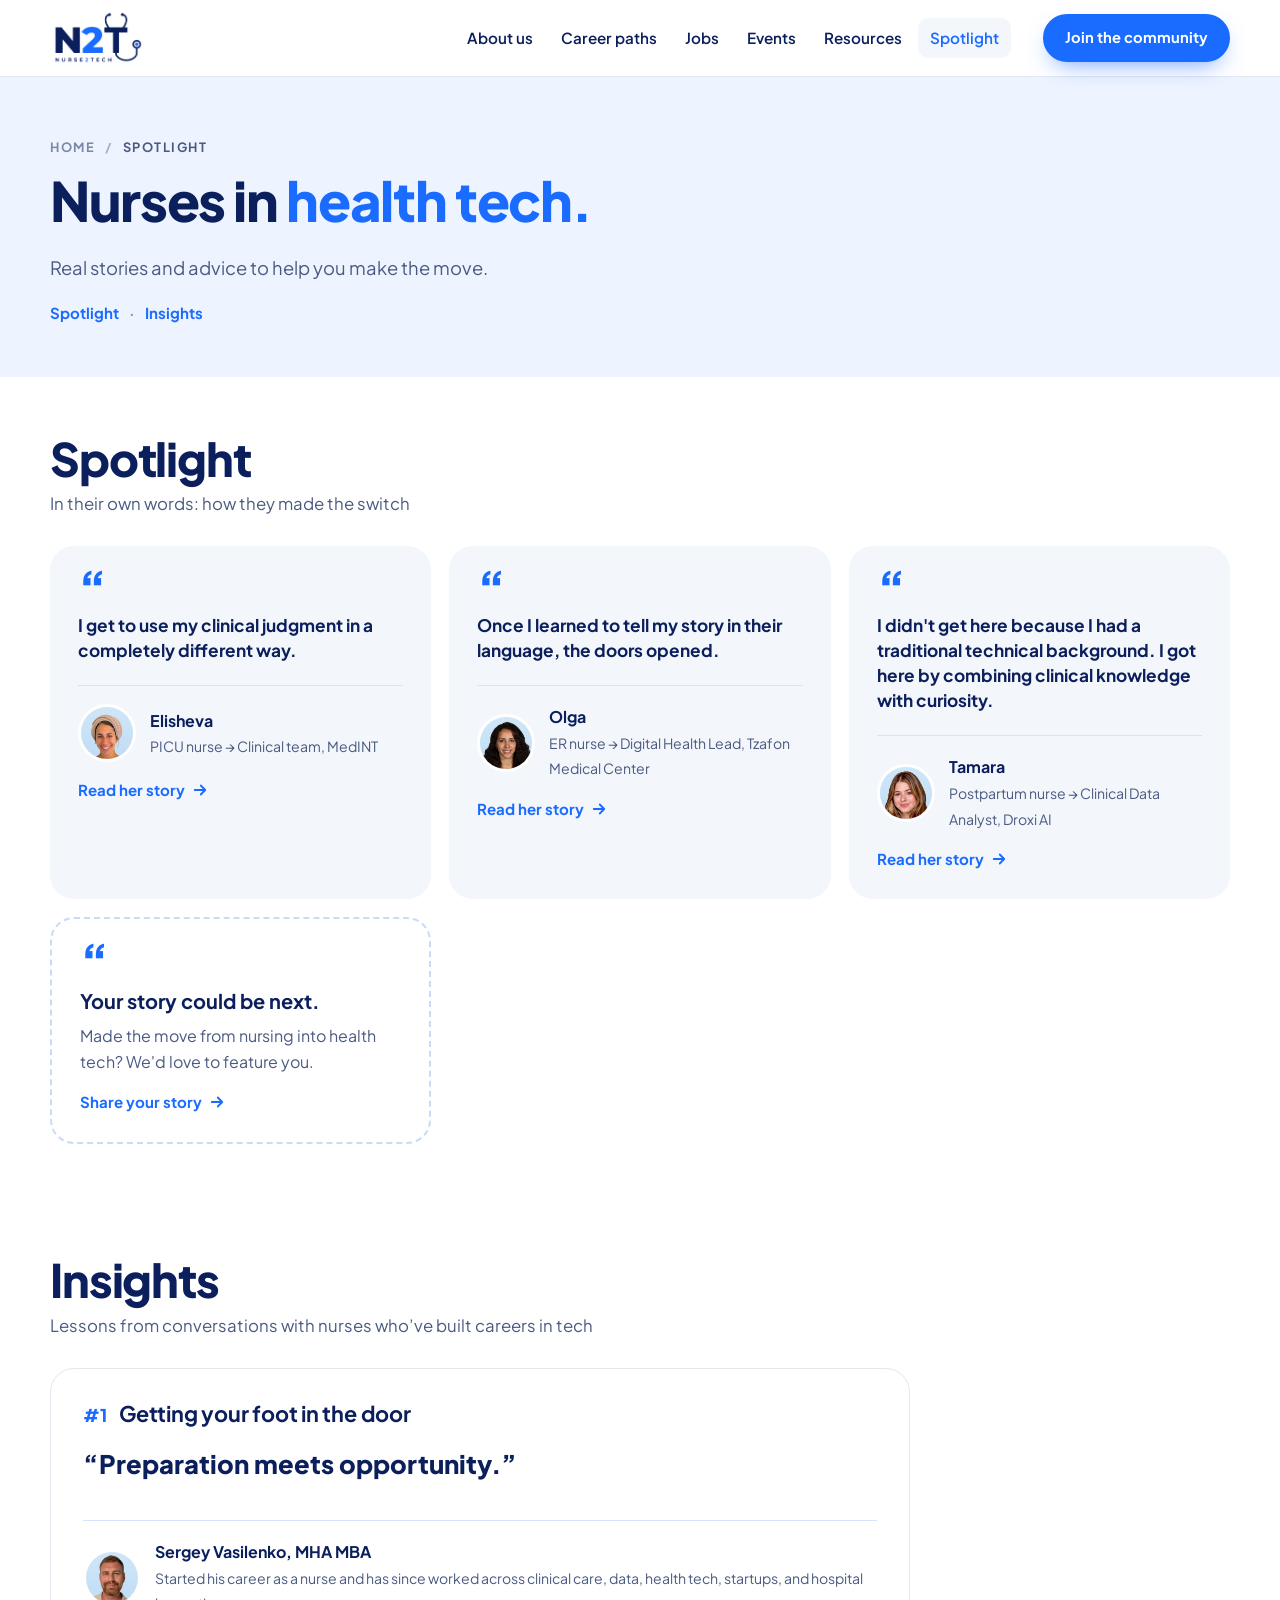
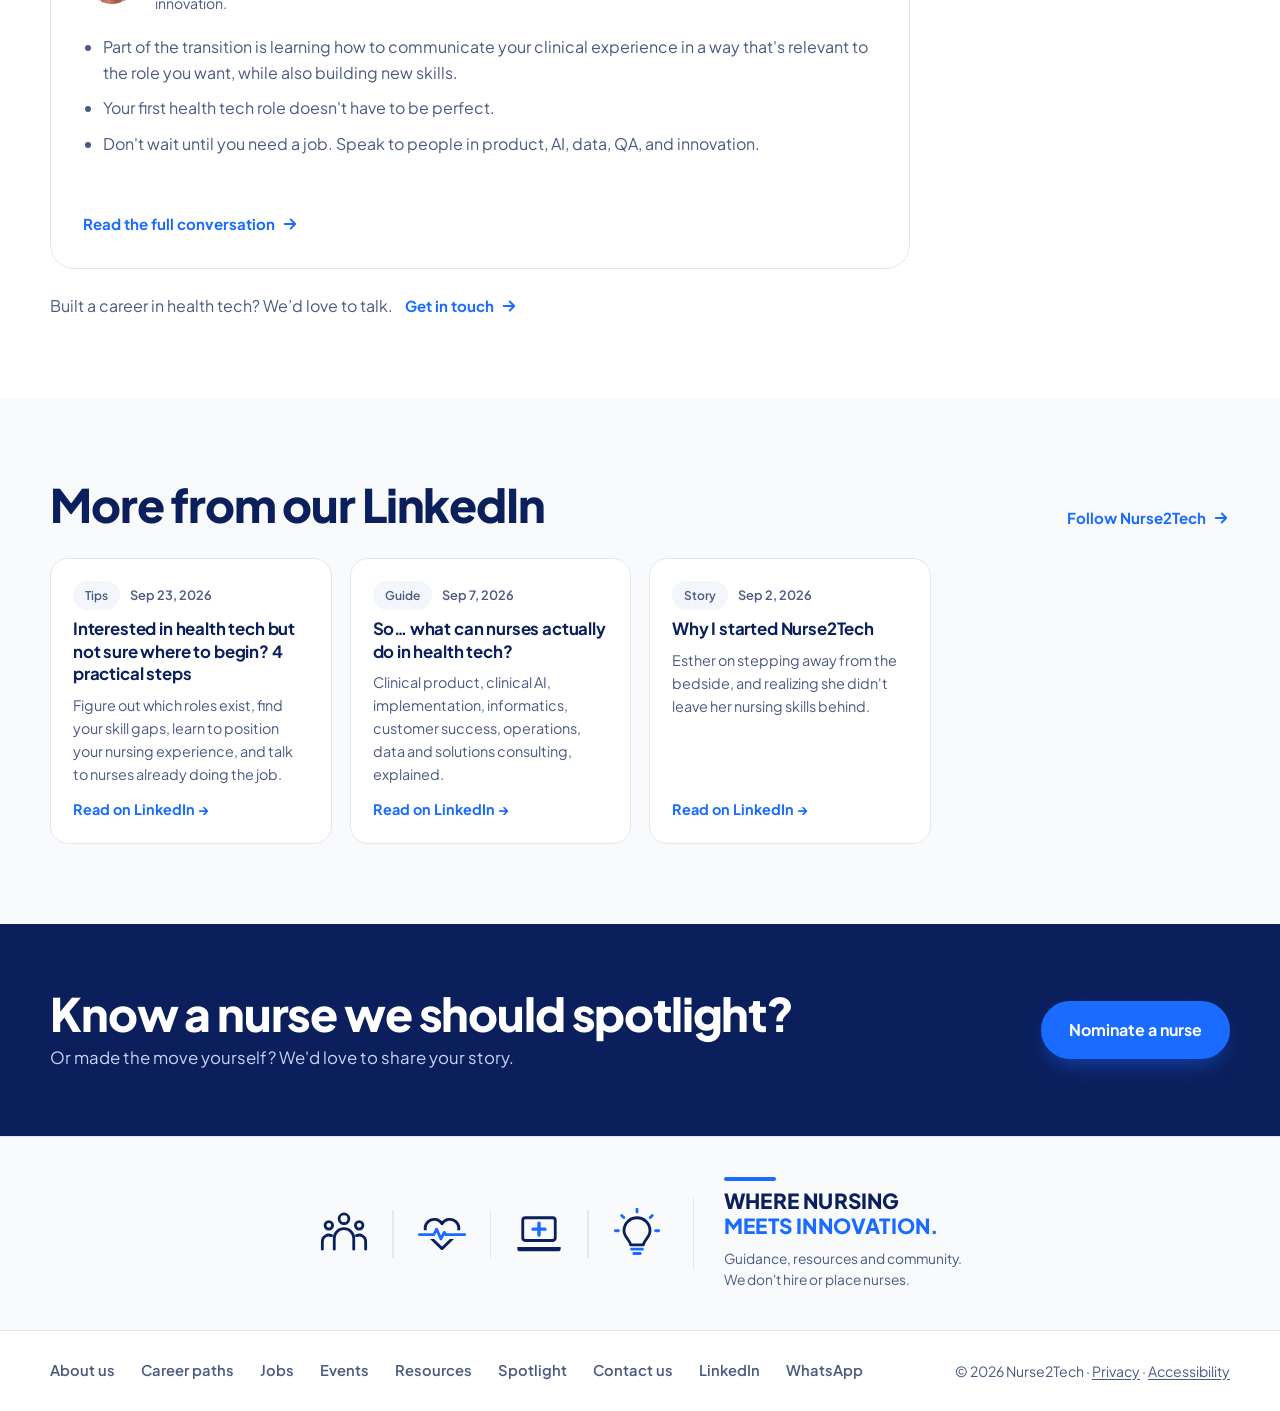
<file: spotlight.html>
<!doctype html>
<html lang="en">
<head>
  <meta charset="utf-8">
  <meta name="viewport" content="width=device-width, initial-scale=1">
  <title>Spotlight &amp; Insights — Nurse2Tech</title>
  <meta name="description" content="N2T Spotlight: stories from nurses who moved from the bedside into health tech.">
  <link rel="canonical" href="https://nurse2tech.com/spotlight.html">
  <meta property="og:type" content="website">
  <meta property="og:site_name" content="Nurse2Tech">
  <meta property="og:title" content="Spotlight &amp; Insights — Nurse2Tech">
  <meta property="og:description" content="N2T Spotlight: stories from nurses who moved from the bedside into health tech.">
  <meta property="og:url" content="https://nurse2tech.com/spotlight.html">
  <meta property="og:image" content="https://nurse2tech.com/assets/og-image.png">
  <meta property="og:image:width" content="1200">
  <meta property="og:image:height" content="630">
  <meta name="twitter:card" content="summary_large_image">
  <link rel="icon" type="image/svg+xml" href="assets/favicon.svg?v=202610020856">
  <link rel="icon" type="image/png" sizes="192x192" href="assets/icon-192.png?v=202610020856">
  <link rel="icon" type="image/png" sizes="64x64" href="assets/favicon.png?v=202610020856">
  <link rel="apple-touch-icon" href="assets/apple-touch-icon.png?v=202610020856">
  <link rel="preconnect" href="https://fonts.googleapis.com">
  <link rel="preconnect" href="https://fonts.gstatic.com" crossorigin>
  <link href="https://fonts.googleapis.com/css2?family=Plus+Jakarta+Sans:wght@400;500;600;700;800&display=swap" rel="stylesheet">
  <link rel="stylesheet" href="styles.css?v=20261124160000">
</head>
<body>

  <svg width="0" height="0" style="position:absolute" aria-hidden="true">
    <defs>
      <symbol id="i-arrow" viewBox="0 0 24 24" fill="none" stroke="currentColor" stroke-width="2.4" stroke-linecap="round" stroke-linejoin="round">
        <path d="M5 12h14M13 6l6 6-6 6"/>
      </symbol>
      <symbol id="i-mail" viewBox="0 0 24 24" fill="none" stroke="currentColor" stroke-width="2" stroke-linecap="round" stroke-linejoin="round">
        <rect x="3" y="5" width="18" height="14" rx="2"/><path d="M3 7l9 6 9-6"/>
      </symbol>
      <symbol id="i-in" viewBox="0 0 24 24" fill="currentColor">
        <path d="M4.98 3.5a2.5 2.5 0 1 1 0 5 2.5 2.5 0 0 1 0-5zM3 9.5h4V21H3zM9.5 9.5h3.8v1.6h.05c.53-1 1.83-2.05 3.77-2.05 4.03 0 4.78 2.65 4.78 6.1V21h-4v-5.1c0-1.22-.02-2.8-1.7-2.8-1.72 0-1.98 1.34-1.98 2.72V21h-4z"/>
      </symbol>
      <symbol id="i-people" viewBox="0 0 48 48" fill="none" stroke-linecap="round" stroke-linejoin="round">
        <circle cx="24" cy="10" r="4.5" stroke="currentColor" stroke-width="2.6"/>
        <circle cx="10" cy="16" r="3.5" stroke="currentColor" stroke-width="2.6"/>
        <circle cx="38" cy="16" r="3.5" stroke="currentColor" stroke-width="2.6"/>
        <path d="M15 38V28a9 9 0 0 1 18 0v10" stroke="currentColor" stroke-width="2.6"/>
        <path d="M4 38v-7a6 6 0 0 1 8.5-5.5M44 38v-7a6 6 0 0 0-8.5-5.5" stroke="currentColor" stroke-width="2.6"/>
      </symbol>
      <symbol id="i-check" viewBox="0 0 48 48" fill="none" stroke-linecap="round" stroke-linejoin="round">
        <circle cx="24" cy="24" r="20" stroke="currentColor" stroke-width="2.6"/>
        <path d="M15 24.5l6 6 12-13" stroke="var(--blue)" stroke-width="3.2"/>
      </symbol>
    </defs>
  </svg>

  <header class="nav" id="top">
    <div class="container nav-inner">
      <a href="index.html" class="brand" aria-label="Nurse2Tech home">
        <img src="assets/logo.png" alt="Nurse2Tech logo" width="806" height="480">
      </a>
      <div class="nav-right">
        <a href="contact.html" class="btn btn-sm nav-join">Join the community</a>
        <button class="nav-toggle" aria-label="Open menu" aria-expanded="false" aria-controls="site-menu">
          <span></span><span></span><span></span>
        </button>
      </div>
      <nav class="nav-links" id="site-menu" aria-label="Main">
        <a href="about.html">About us</a>
        <a href="roles.html">Career paths</a>
        <a href="jobs.html">Jobs</a>
        <a href="events.html">Events</a>
        <a href="resources.html">Resources</a>
        <a href="spotlight.html" aria-current="page">Spotlight</a>
        <a href="contact.html">Contact us</a>
        <a href="contact.html" class="btn btn-sm nav-menu-join">Join the community</a>
      </nav>
    </div>
  </header>

  <main>
    <section class="apply-hero">
      <div class="container">
        <nav class="eyebrow crumbs" aria-label="Breadcrumb"><a href="index.html">Home</a><span aria-hidden="true">/</span><span aria-current="page">Spotlight</span></nav>
        <h1>Nurses in <span class="accent">health tech.</span></h1>
        <p class="lead">Real stories and advice to help you make the move.</p>
        <p class="hero-jump"><a href="#spotlight">Spotlight</a><span aria-hidden="true">·</span><a href="#insights">Insights</a></p>
      </div>
    </section>

    <!-- SPOTLIGHT -->
    <section class="section spot-stories" id="spotlight">
      <div class="container">
        <h2>Spotlight</h2>
        <p class="sub section-sub">In their own words: how they made the switch</p>
        <div class="story-cards">
          <details class="qcard qcard-story" id="elisheva">
            <summary>
              <p class="qcard-quote">I get to use my clinical judgment in a completely different way.</p>
              <div class="qcard-who">
                <img src="assets/elisheva.jpg?v=20261117c" alt="Elisheva" width="400" height="400">
                <div><b>Elisheva</b><span>PICU nurse → Clinical team, MedINT</span></div>
              </div>
              <span class="card-link qcard-toggle"><span class="t-open">Read her story</span><span class="t-close">Close</span> <svg class="ico-sm"><use href="#i-arrow"/></svg></span>
            </summary>
            <div class="qcard-body" style="display:block">
              <ol style="display:flex;flex-wrap:wrap;gap:10px;margin:0 0 26px;padding:0"><li style="flex:1;min-width:130px;background:var(--white);border:1px solid var(--line);border-radius:14px;padding:12px 14px;list-style:none"><span style="display:block;font-size:.72rem;font-weight:700;color:var(--blue);letter-spacing:.1em">STEP 1</span><b style="display:block;color:var(--navy);font-size:.95rem;margin-top:2px">PICU nurse</b><span style="display:block;color:var(--muted);font-size:.82rem">7 years</span></li><li style="flex:1;min-width:130px;background:var(--white);border:1px solid var(--line);border-radius:14px;padding:12px 14px;list-style:none"><span style="display:block;font-size:.72rem;font-weight:700;color:var(--blue);letter-spacing:.1em">STEP 2</span><b style="display:block;color:var(--navy);font-size:.95rem;margin-top:2px">Master’s degree</b><span style="display:block;color:var(--muted);font-size:.82rem">Biomedical Sciences</span></li><li style="flex:1;min-width:130px;background:var(--white);border:1px solid var(--line);border-radius:14px;padding:12px 14px;list-style:none"><span style="display:block;font-size:.72rem;font-weight:700;color:var(--blue);letter-spacing:.1em">STEP 3</span><b style="display:block;color:var(--navy);font-size:.95rem;margin-top:2px">Research lab</b><span style="display:block;color:var(--muted);font-size:.82rem">Neuroscience, big data</span></li><li style="flex:1;min-width:130px;background:var(--white);border:1px solid var(--line);border-radius:14px;padding:12px 14px;list-style:none"><span style="display:block;font-size:.72rem;font-weight:700;color:var(--blue);letter-spacing:.1em">STEP 4</span><b style="display:block;color:var(--navy);font-size:.95rem;margin-top:2px">Clinical team</b><span style="display:block;color:var(--muted);font-size:.82rem">MedINT</span></li></ol>
              <div style="max-width:700px;display:grid;gap:16px">
                <h3 style="margin:0;font-size:.8rem;letter-spacing:.14em;color:var(--blue)">IN HER WORDS</h3>
                <p style="font-size:1.02rem;line-height:1.75;color:var(--muted);margin:0">I worked as a pediatric intensive care (PICU) nurse for seven years. I loved the clinical environment, the critical thinking, and the constant learning that came with caring for complex patients. But after several years, I felt ready for a new challenge and wanted to explore other options.</p><p style="font-size:1.02rem;line-height:1.75;color:var(--muted);margin:0">My path into health tech wasn’t so straightforward.</p><p style="font-size:1.02rem;line-height:1.75;color:var(--muted);margin:0">I decided to pursue a master’s degree in Biomedical Sciences, focusing on endocrinology. During my studies, I discovered that I really enjoyed research and became increasingly interested in working with larger datasets and learning how to analyze them using computational tools.</p><p style="font-size:1.02rem;line-height:1.75;color:var(--muted);margin:0">After my master’s, I worked in a neuroscience research lab, where I learned on the job how to analyze large datasets. I found this work fascinating, but I was still unsure what I wanted my long-term career to look like.</p><p style="font-size:1.02rem;line-height:1.75;color:var(--muted);margin:0">Then a friend sent me a job opening at MedINT, a medical AI startup. As I read the description, I realized that this was an opportunity to bring together several parts of my background that I had previously thought of as separate: clinical experience, scientific research, and data analysis.</p><p style="margin:6px 0;padding:6px 0 6px 18px;border-left:3px solid var(--blue);font-size:1.15rem;font-weight:700;line-height:1.5;color:var(--navy)">What had felt like a somewhat scattered career path suddenly made sense.</p><p style="font-size:1.02rem;line-height:1.75;color:var(--muted);margin:0">Today, I’m part of the clinical team at MedINT. Our work involves defining clinical requirements for the product, evaluating and validating its outputs, and assessing the clinical accuracy of the information it generates.</p><p style="font-size:1.02rem;line-height:1.75;color:var(--muted);margin:0">It’s an interesting intersection of medicine, research, technology, and product development. I get to use my clinical judgment in a completely different way, helping ensure that the technology we’re developing is clinically meaningful and reliable.</p><p style="font-size:1.02rem;line-height:1.75;color:var(--muted);margin:0">I also continue working part-time as a home hospice nurse, which allows me to maintain a direct connection to patient care. For me, it’s really the best of both worlds.</p><p style="font-size:1.02rem;line-height:1.75;color:var(--muted);margin:0">One of my biggest surprises was discovering how much I enjoy working in a startup environment. I always thought I was someone who needed to be on my feet, moving around and interacting with patients, and I couldn’t really imagine myself enjoying an office job.</p><p style="font-size:1.02rem;line-height:1.75;color:var(--muted);margin:0">But I’ve found the dynamic environment of a startup really stimulating. There’s always something new to learn, problems to solve, and opportunities to contribute. The work challenges me in ways I hadn’t anticipated.</p><div style="margin-top:8px;background:var(--white);border:1px solid var(--line);border-radius:16px;padding:18px 22px"><div style="font-size:.75rem;font-weight:700;letter-spacing:.12em;color:var(--blue);margin-bottom:6px">HER ADVICE</div><p style="font-size:1.02rem;line-height:1.75;color:var(--muted);margin:0;color:var(--navy);font-weight:600">Don’t undervalue your nursing experience if you’re looking to transition into tech. The clinical knowledge, critical thinking, and practical experience nurses bring are very valuable in the health tech world.</p></div>
              </div>
              <a class="card-link" style="margin-top:24px" href="https://www.linkedin.com/feed/update/urn:li:activity:7528500204778643456/" target="_blank" rel="noopener">See the original post on LinkedIn <svg class="ico-sm"><use href="#i-arrow"/></svg></a>
            </div>
          </details>
          <details class="qcard qcard-story" id="olga">
            <summary>
              <p class="qcard-quote">Once I learned to tell my story in their language, the doors opened.</p>
              <div class="qcard-who">
                <img src="assets/olga.jpg?v=20261005b" alt="Olga" width="400" height="400">
                <div><b>Olga</b><span>ER nurse → Digital Health Lead, Tzafon Medical Center</span></div>
              </div>
              <span class="card-link qcard-toggle"><span class="t-open">Read her story</span><span class="t-close">Close</span> <svg class="ico-sm"><use href="#i-arrow"/></svg></span>
            </summary>
            <div class="qcard-body" style="display:block">
              <ol style="display:flex;flex-wrap:wrap;gap:10px;margin:0 0 26px;padding:0"><li style="flex:1;min-width:130px;background:var(--white);border:1px solid var(--line);border-radius:14px;padding:12px 14px;list-style:none"><span style="display:block;font-size:.72rem;font-weight:700;color:var(--blue);letter-spacing:.1em">STEP 1</span><b style="display:block;color:var(--navy);font-size:.95rem;margin-top:2px">ER nurse</b><span style="display:block;color:var(--muted);font-size:.82rem">Tel Aviv Sourasky (Ichilov)</span></li><li style="flex:1;min-width:130px;background:var(--white);border:1px solid var(--line);border-radius:14px;padding:12px 14px;list-style:none"><span style="display:block;font-size:.72rem;font-weight:700;color:var(--blue);letter-spacing:.1em">STEP 2</span><b style="display:block;color:var(--navy);font-size:.95rem;margin-top:2px">Cardiac telemetry nurse</b><span style="display:block;color:var(--muted);font-size:.82rem">Beth Israel Deaconess, Boston</span></li><li style="flex:1;min-width:130px;background:var(--white);border:1px solid var(--line);border-radius:14px;padding:12px 14px;list-style:none"><span style="display:block;font-size:.72rem;font-weight:700;color:var(--blue);letter-spacing:.1em">STEP 3</span><b style="display:block;color:var(--navy);font-size:.95rem;margin-top:2px">Care coordinator</b><span style="display:block;color:var(--muted);font-size:.82rem">Then business development</span></li><li style="flex:1;min-width:130px;background:var(--white);border:1px solid var(--line);border-radius:14px;padding:12px 14px;list-style:none"><span style="display:block;font-size:.72rem;font-weight:700;color:var(--blue);letter-spacing:.1em">STEP 4</span><b style="display:block;color:var(--navy);font-size:.95rem;margin-top:2px">MBA and Amazon</b><span style="display:block;color:var(--muted);font-size:.82rem">Five years in leadership roles</span></li><li style="flex:1;min-width:130px;background:var(--white);border:1px solid var(--line);border-radius:14px;padding:12px 14px;list-style:none"><span style="display:block;font-size:.72rem;font-weight:700;color:var(--blue);letter-spacing:.1em">STEP 5</span><b style="display:block;color:var(--navy);font-size:.95rem;margin-top:2px">Digital Health Lead</b><span style="display:block;color:var(--muted);font-size:.82rem">Tzafon Medical Center</span></li></ol>
              <div style="max-width:700px;display:grid;gap:16px">
                <h3 style="margin:0;font-size:.8rem;letter-spacing:.14em;color:var(--blue)">IN HER WORDS</h3>
                <p style="font-size:1.02rem;line-height:1.75;color:var(--muted);margin:0">I started my nursing career in the emergency department at Tel Aviv Sourasky Medical Center (Ichilov). Two years in the ER taught me to think fast, prioritize under pressure, and notice when something small was about to become big.</p><p style="font-size:1.02rem;line-height:1.75;color:var(--muted);margin:0">I then moved to the U.S., earned my American nursing license, and worked as a cardiac telemetry nurse at Beth Israel Deaconess Medical Center in Boston.</p><p style="font-size:1.02rem;line-height:1.75;color:var(--muted);margin:0">My first step away from the bedside was almost unplanned. I applied for a care coordinator role at an ACO and got it. I later moved into business development, where I saw how value-based care, data, and incentives shape patient care.</p><p style="font-size:1.02rem;line-height:1.75;color:var(--muted);margin:0">From there, I decided to expand my business skills and earned my MBA at the University of Michigan, followed by five years in leadership roles at Amazon.</p><p style="font-size:1.02rem;line-height:1.75;color:var(--muted);margin:0">The hardest part of the journey was learning to translate my nursing experience into business language. Interviewers often carry an image of what a nurse is: empathetic, caring, great soft skills. All true - but that’s only part of the picture. Nurses also triage competing priorities, make high-stakes decisions with incomplete information, and keep a whole system running on a bad night. What helped was a simple shift: when I told stories from the ER or the cardiac unit, I started calling my patients "customers." Same people, same care, just a word the interviewer already understood. Suddenly they could see what I'd actually done: understood a customer's needs under pressure, solved problems in real time, and delivered results. Once I learned to tell my story in their language, the doors opened.</p><p style="font-size:1.02rem;line-height:1.75;color:var(--muted);margin:0">I also realized something else: nurses are incredibly adaptable. At Amazon, I moved from vendor management in retail to product management in health to program management in operations. Each move meant new jargon, stakeholders, and a steep learning curve.</p><p style="font-size:1.02rem;line-height:1.75;color:var(--muted);margin:0">Looking back, I realized I'd been training for this my whole career. Nurses do it constantly. We float between departments, switch care settings, move between hospitals, even between healthcare systems. Every move means learning new protocols and teams, fast. Reinventing ourselves is part of the job. I just hadn't realized how valuable that skill is outside the hospital.</p><p style="font-size:1.02rem;line-height:1.75;color:var(--muted);margin:0">After 11 years in the U.S., I moved back to Israel. Today, I’m a digital health lead at Tzafon Medical Center, leading projects to connect rehabilitation devices to the EMR and to build a data hub that gives researchers secure access hospital data.</p><div style="margin-top:8px;background:var(--white);border:1px solid var(--line);border-radius:16px;padding:18px 22px;display:grid;gap:8px"><div style="font-size:.75rem;font-weight:700;letter-spacing:.12em;color:var(--blue)">HER ADVICE</div><p style="font-size:1.02rem;line-height:1.75;color:var(--muted);margin:0;color:var(--navy);font-weight:600">My advice to nurses considering a move into tech?</p><p style="font-size:1.02rem;line-height:1.75;color:var(--muted);margin:0;color:var(--navy);font-weight:600">Learn the language of business and data, because your clinical judgment only lands if you can translate it.</p><p style="font-size:1.02rem;line-height:1.75;color:var(--muted);margin:0;color:var(--navy);font-weight:600">And don’t discount your nursing experience. It’s your edge, not your gap.</p></div><p style="margin:6px 0;padding:6px 0 6px 18px;border-left:3px solid var(--blue);font-size:1.15rem;font-weight:700;line-height:1.5;color:var(--navy)">I didn’t leave nursing behind. I found a different way to take care of patients - by fixing the systems around them.</p>
              </div>
              <a class="card-link" style="margin-top:24px" href="https://www.linkedin.com/feed/update/urn:li:activity:7512904030109618176/" target="_blank" rel="noopener">See the original post on LinkedIn <svg class="ico-sm"><use href="#i-arrow"/></svg></a>
            </div>
          </details>
          <details class="qcard qcard-story" id="tamara">
            <summary>
              <p class="qcard-quote">I didn't get here because I had a traditional technical background. I got here by combining clinical knowledge with curiosity.</p>
              <div class="qcard-who">
                <img src="assets/tamara.jpg?v=20261117" alt="Tamara" width="400" height="400">
                <div><b>Tamara</b><span>Postpartum nurse → Clinical Data Analyst, Droxi AI</span></div>
              </div>
              <span class="card-link qcard-toggle"><span class="t-open">Read her story</span><span class="t-close">Close</span> <svg class="ico-sm"><use href="#i-arrow"/></svg></span>
            </summary>
            <div class="qcard-body" style="display:block">
              <ol style="display:flex;flex-wrap:wrap;gap:10px;margin:0 0 26px;padding:0"><li style="flex:1;min-width:130px;background:var(--white);border:1px solid var(--line);border-radius:14px;padding:12px 14px;list-style:none"><span style="display:block;font-size:.72rem;font-weight:700;color:var(--blue);letter-spacing:.1em">STEP 1</span><b style="display:block;color:var(--navy);font-size:.95rem;margin-top:2px">Postpartum nurse</b><span style="display:block;color:var(--muted);font-size:.82rem">Israel</span></li><li style="flex:1;min-width:130px;background:var(--white);border:1px solid var(--line);border-radius:14px;padding:12px 14px;list-style:none"><span style="display:block;font-size:.72rem;font-weight:700;color:var(--blue);letter-spacing:.1em">STEP 2</span><b style="display:block;color:var(--navy);font-size:.95rem;margin-top:2px">Data analytics course</b><span style="display:block;color:var(--muted);font-size:.82rem">Six months</span></li><li style="flex:1;min-width:130px;background:var(--white);border:1px solid var(--line);border-radius:14px;padding:12px 14px;list-style:none"><span style="display:block;font-size:.72rem;font-weight:700;color:var(--blue);letter-spacing:.1em">STEP 3</span><b style="display:block;color:var(--navy);font-size:.95rem;margin-top:2px">Junior data annotator</b><span style="display:block;color:var(--muted);font-size:.82rem">NLP models, clinical changes</span></li><li style="flex:1;min-width:130px;background:var(--white);border:1px solid var(--line);border-radius:14px;padding:12px 14px;list-style:none"><span style="display:block;font-size:.72rem;font-weight:700;color:var(--blue);letter-spacing:.1em">STEP 4</span><b style="display:block;color:var(--navy);font-size:.95rem;margin-top:2px">Clinical Data Analyst</b><span style="display:block;color:var(--muted);font-size:.82rem">Droxi AI</span></li></ol>
              <div style="max-width:700px;display:grid;gap:16px">
                <h3 style="margin:0;font-size:.8rem;letter-spacing:.14em;color:var(--blue)">IN HER WORDS</h3>
                <p style="font-size:1.02rem;line-height:1.75;color:var(--muted);margin:0">I studied nursing at Northeastern University in Boston and eventually made Aliyah to Israel. After two grueling years of transferring my U.S. nursing license, I began working as a mother-baby nurse.</p><p style="font-size:1.02rem;line-height:1.75;color:var(--muted);margin:0">I’ve always been incredibly proud to be a nurse. But bedside nursing exposed me to larger systemic challenges in healthcare. I became curious not only about caring for the patient in front of me, but about how we could solve larger problems in healthcare.</p><p style="font-size:1.02rem;line-height:1.75;color:var(--muted);margin:0">When I decided to explore health tech, I completed a six-month data analytics course. It didn’t give me all the hard skills I use today, but it introduced me to a new world.</p><p style="font-size:1.02rem;line-height:1.75;color:var(--muted);margin:0">My first health tech role was as a junior data annotator at a company using NLP models to analyze conversations from seniors’ homes and identify clinical changes. Within a few months, I was developing annotation guidelines and translating clinical logic into rules for the model. More importantly, I was surrounded by amazing people and mentors who made me excited to come to work every day.</p><p style="font-size:1.02rem;line-height:1.75;color:var(--muted);margin:0">I asked a lot of questions. I asked data scientists how the models worked and tried to understand not just what I was doing, but why. Their willingness to teach gave me the space to be curious and shaped where I am today.</p><p style="font-size:1.02rem;line-height:1.75;color:var(--muted);margin:0">Today, I’m a Clinical Data Analyst at Droxi AI, where we use AI to reduce administrative burden on physicians and give doctors back time that too often spills into their evenings as “pajama time.”</p><p style="font-size:1.02rem;line-height:1.75;color:var(--muted);margin:0">I didn’t get here because I had a traditional technical background. I got here by combining clinical knowledge with curiosity, analytical thinking, and a willingness to tackle ambiguous problems. At times, moving into tech even felt selfish - my work-life balance improved while my nursing friends continue doing incredibly demanding work in the hospital.</p><p style="font-size:1.02rem;line-height:1.75;color:var(--muted);margin:0">The hardest part of leaving the bedside was identity. Being a nurse is a huge part of how I see myself. But the biggest surprise has been realizing that I didn’t stop being a nurse when I left the bedside. Clinical judgment, critical thinking, curiosity, and comfort with ambiguity are skills I rely on every day.</p><div style="margin-top:8px;background:var(--white);border:1px solid var(--line);border-radius:16px;padding:18px 22px;display:grid;gap:8px"><div style="font-size:.75rem;font-weight:700;letter-spacing:.12em;color:var(--blue)">HER ADVICE</div><p style="font-size:1.02rem;line-height:1.75;color:var(--muted);margin:0;color:var(--navy);font-weight:600">My advice to nurses looking to make the transition: be willing to take a calculated risk, and ask questions. Lots of them.</p></div><p style="font-size:1.02rem;line-height:1.75;color:var(--muted);margin:0">My first health tech role was junior and paid less, but it got me through the door. I trusted myself to learn once I got there and found people who never made me feel stupid for asking questions.</p><p style="font-size:1.02rem;line-height:1.75;color:var(--muted);margin:0">A couple of years later, I’m still learning every day, and I couldn’t be happier with where that curiosity has taken me.</p><p style="margin:6px 0;padding:6px 0 6px 18px;border-left:3px solid var(--blue);font-size:1.15rem;font-weight:700;line-height:1.5;color:var(--navy)">Moving away from the bedside didn’t mean leaving nursing behind. It meant learning how to use my nursing brain in a completely different way.</p>
              </div>
              <a class="card-link" style="margin-top:24px" href="https://www.linkedin.com/feed/update/urn:li:activity:7503506429979553792/" target="_blank" rel="noopener">See the original post on LinkedIn <svg class="ico-sm"><use href="#i-arrow"/></svg></a>
            </div>
          </details>
          <a class="qcard qcard-next" href="contact.html?topic=nominate">
            <p class="qcard-quote">Your story could be next.</p>
            <p class="qcard-sub">Made the move from nursing into health tech? We'd love to feature you.</p>
            <span class="card-link">Share your story <svg class="ico-sm"><use href="#i-arrow"/></svg></span>
          </a>
      </div>
    </section>


    <!-- N2T INSIGHTS: conversations -->
    <section class="section insights-section" id="insights">
      <div class="container">
        <h2>Insights</h2>
        <p class="sub section-sub">Lessons from conversations with nurses who&rsquo;ve built careers in tech</p>
        <article class="insight-card">
          <div class="insight-head">
            <span class="insight-num">#1</span>
            <h3>Getting your foot in the door</h3>
          </div>
          <blockquote class="insight-quote">“Preparation meets opportunity.”</blockquote>
          <div class="qcard-who">
            <img src="assets/sergey.jpg?v=20261117" alt="Sergey Vasilenko" width="372" height="372">
            <div><b>Sergey Vasilenko, MHA MBA</b><span>Started his career as a nurse and has since worked across clinical care, data, health tech, startups, and hospital innovation.</span></div>
          </div>
          <ul class="insight-points">
            <li>Part of the transition is learning how to communicate your clinical experience in a way that's relevant to the role you want, while also building new skills.</li>
            <li>Your first health tech role doesn't have to be perfect.</li>
            <li>Don't wait until you need a job. Speak to people in product, AI, data, QA, and innovation.</li>
          </ul>
          <details class="qcard-story" style="margin-top:18px">
            <summary><span class="card-link qcard-toggle"><span class="t-open">Read the full conversation</span><span class="t-close">Close</span> <svg class="ico-sm"><use href="#i-arrow"/></svg></span></summary>
            <div style="max-width:700px;display:grid;gap:16px;margin-top:22px;padding-top:22px;border-top:1px solid #d6e4fb">
              <p style="font-size:1.02rem;line-height:1.75;color:var(--muted);margin:0">Nurses are involved in almost every part of healthcare. So why don’t we hear more about them in health tech and innovation?</p><p style="font-size:1.02rem;line-height:1.75;color:var(--muted);margin:0">It’s something I’ve been thinking about while building Nurse2Tech, especially here in Israel, where we have such a strong health tech ecosystem.</p><p style="font-size:1.02rem;line-height:1.75;color:var(--muted);margin:0">I’ve been curious about the different paths nurses take into this space, so I’ve started speaking with people who’ve made that move themselves.</p><p style="font-size:1.02rem;line-height:1.75;color:var(--muted);margin:0">I recently had a great conversation with Sergey Vasilenko MHA MBA, who started his career as a nurse and has since worked across clinical care, data, health tech, startups, and hospital innovation.</p><p style="font-size:1.02rem;line-height:1.75;color:var(--muted);margin:0">We talked about his journey and what it actually takes for nurses to make that transition.</p><p style="font-size:1.02rem;line-height:1.75;color:var(--muted);margin:0">One thing we discussed was that nurses bring so many valuable skills, but those skills don’t always translate directly into the tech world.</p><p style="font-size:1.02rem;line-height:1.75;color:var(--muted);margin:0">You might be great at prioritizing patients, assessing urgency, and making quick decisions, but how do you show a product team that those skills could be valuable in product management?</p><p style="font-size:1.02rem;line-height:1.75;color:var(--muted);margin:0">Part of the transition is learning how to communicate your clinical experience in a way that’s relevant to the role you want, while also building new skills.</p><p style="font-size:1.02rem;line-height:1.75;color:var(--muted);margin:0">Interested in product? Take a course, learn the terminology, understand how product teams work, or try a small project. It won’t make you a product manager overnight, but it can help bridge that gap.</p><p style="font-size:1.02rem;line-height:1.75;color:var(--muted);margin:0">A big theme of our conversation was getting your foot in the door.</p><p style="font-size:1.02rem;line-height:1.75;color:var(--muted);margin:0">Your first health tech role doesn’t have to be perfect. That first opportunity is often the hardest, but once you’re in, you can build experience, make connections, and figure out your next step.</p><p style="font-size:1.02rem;line-height:1.75;color:var(--muted);margin:0">We also talked a lot about networking. Don’t wait until you need a job. Speak to people in product, AI, data, QA, and innovation. Ask how they got there. Go to events. Get involved. There are so many roles in health tech that many of us were never exposed to as nurses.</p><p style="margin:6px 0;padding:6px 0 6px 18px;border-left:3px solid var(--blue);font-size:1.15rem;font-weight:700;line-height:1.5;color:var(--navy)">As Sergey put it, “Preparation meets opportunity.”</p><p style="font-size:1.02rem;line-height:1.75;color:var(--muted);margin:0">And looking at where his career has taken him, I’d say that approach has worked out pretty well 😄</p><p style="font-size:1.02rem;line-height:1.75;color:var(--muted);margin:0">Thanks, Sergey, for a great conversation and for sharing your perspective! 💙</p>
              <a class="card-link" style="margin-top:8px" href="https://www.linkedin.com/feed/update/urn:li:activity:7519047164237606912/" target="_blank" rel="noopener">See the original post on LinkedIn <svg class="ico-sm"><use href="#i-arrow"/></svg></a>
            </div>
          </details>
        </article>
        <p class="insights-invite">Built a career in health tech? We&rsquo;d love to talk. <a class="card-link" href="contact.html">Get in touch <svg class="ico-sm"><use href="#i-arrow"/></svg></a></p>
      </div>
    </section>

    <section class="section section-tint" id="posts">
      <div class="container">
        <div class="latest-head">
          <h2>More from our LinkedIn</h2>
          <a class="card-link" href="https://www.linkedin.com/company/nurse2tech/" target="_blank" rel="noopener">Follow Nurse2Tech <svg class="ico-sm"><use href="#i-arrow"/></svg></a>
        </div>
        <div class="post-grid" id="post-grid"></div>
      </div>
    </section>

    <section class="cta-band">
      <div class="container cta-inner">
        <div>
          <h2>Know a nurse we should spotlight?</h2>
          <p>Or made the move yourself? We'd love to share your story.</p>
        </div>
        <a href="contact.html?topic=nominate" class="btn">Nominate a nurse</a>
      </div>
    </section>
  </main>

  <footer class="footer">
    <div class="footer-brand">
      <div class="container footer-brand-inner">
        <div class="footer-icons">
          <svg viewBox="0 0 48 48" fill="none" stroke-linecap="round" stroke-linejoin="round" aria-hidden="true"><circle cx="24" cy="10" r="4.5" stroke="currentColor" stroke-width="2.6"/><circle cx="10" cy="16" r="3.5" stroke="currentColor" stroke-width="2.6"/><circle cx="38" cy="16" r="3.5" stroke="currentColor" stroke-width="2.6"/><path d="M15 38V28a9 9 0 0 1 18 0v10" stroke="currentColor" stroke-width="2.6"/><path d="M4 38v-7a6 6 0 0 1 8.5-5.5M44 38v-7a6 6 0 0 0-8.5-5.5" stroke="currentColor" stroke-width="2.6"/></svg><i></i>
          <svg viewBox="0 0 48 48" fill="none" stroke-linecap="round" stroke-linejoin="round" aria-hidden="true"><mask id="heart-gap-1" maskUnits="userSpaceOnUse" x="0" y="0" width="48" height="48"><rect width="48" height="48" fill="#fff"/><path d="M3 24.5h13.5l2.5-5 4 9 3-6 1.5 2H45" fill="none" stroke="#000" stroke-width="8" stroke-linecap="round" stroke-linejoin="round"/></mask><path d="M24 37.5 11.2 25.1A8.4 8.4 0 1 1 24 14.5a8.4 8.4 0 1 1 12.8 10.6z" stroke="currentColor" stroke-width="2.6" mask="url(#heart-gap-1)"/><path d="M3 24.5h13.5l2.5-5 4 9 3-6 1.5 2H45" stroke="#1a6bff" stroke-width="2.6"/></svg><i></i>
          <svg viewBox="0 0 48 48" fill="none" stroke-linecap="round" stroke-linejoin="round" aria-hidden="true"><rect x="9" y="9" width="30" height="21" rx="2.5" stroke="currentColor" stroke-width="2.6"/><path d="M4 36h40v1.5a2.5 2.5 0 0 1-2.5 2.5h-35A2.5 2.5 0 0 1 4 37.5z" fill="currentColor"/><path d="M24 14v11M18.5 19.5h11" stroke="#1a6bff" stroke-width="3.2"/></svg><i></i>
          <svg viewBox="0 0 48 48" fill="none" stroke-linecap="round" stroke-linejoin="round" aria-hidden="true"><path d="M24 3.8V1M11.84 8.84 9.86 6.86M36.16 8.84l1.98-1.98M6.8 21H4M41.2 21H44" stroke="#1a6bff" stroke-width="2.6"/><path d="M18 34c0-4-6-7-6-13a12 12 0 0 1 24 0c0 6-6 9-6 13z" stroke="currentColor" stroke-width="2.6"/><path d="M19 38h10M21 42h6" stroke="#1a6bff" stroke-width="2.6"/></svg>
        </div>
        <span class="footer-divider" aria-hidden="true"></span>
        <div class="footer-brand-text">
          <div class="tagline"><b></b>Where nursing<br><span>meets innovation.</span></div>
          <p class="footer-disclaimer">Guidance, resources and community.<br>We don't hire or place nurses.</p>
        </div>
      </div>
    </div>
    <div class="container footer-inner">
      <nav class="footer-links" aria-label="Footer">
        <a href="about.html">About us</a>
        <a href="roles.html">Career paths</a>
        <a href="jobs.html">Jobs</a>
        <a href="events.html">Events</a>
        <a href="resources.html">Resources</a>
        <a href="spotlight.html">Spotlight</a>
        <a href="contact.html">Contact us</a>
        <a href="https://www.linkedin.com/company/nurse2tech/" target="_blank" rel="noopener">LinkedIn</a>
        <a data-whatsapp data-whatsapp-block hidden href="#" target="_blank" rel="noopener">WhatsApp</a>
      </nav>
      <p class="copy">© <span id="year"></span> Nurse2Tech · <a href="privacy.html">Privacy</a> · <a href="accessibility.html">Accessibility</a></p>
    </div>
  </footer>

  <script>
    if (location.hash) { const t = document.querySelector("details" + location.hash); if (t) t.open = true; }
    fetch("posts.json", { cache: "no-store" }).then((r) => r.json()).then((d) => {
      const esc = (x) => String(x ?? "").replace(/[&<>"']/g, (c) => ({ "&": "&amp;", "<": "&lt;", ">": "&gt;", '"': "&quot;", "'": "&#39;" })[c]);
      const onPage = new Set([...document.querySelectorAll("main a[href*=\"linkedin.com/feed/update\"]")].map((a) => a.href));
      const posts = (d.posts || []).filter((p) => !onPage.has(p.url)).sort((a, b) => String(b.date).localeCompare(String(a.date)));
      if (!posts.length) { document.getElementById("posts").hidden = true; return; }
      document.getElementById("post-grid").innerHTML = posts.map((p) => `
        <a class="post-card" href="${esc(p.url)}" target="_blank" rel="noopener">
          <span class="post-meta"><span class="tag">${esc(p.type)}</span>${esc(new Date(p.date + "T00:00:00").toLocaleDateString("en-US", { month: "short", day: "numeric", year: "numeric" }))}</span>
          <h3>${esc(p.title)}</h3>
          ${p.summary ? `<p>${esc(p.summary)}</p>` : ""}
          <span class="post-go">Read on LinkedIn →</span>
        </a>`).join("");
    }).catch(() => { document.getElementById("posts").hidden = true; });
  </script>
  <script src="script.js?v=202611012000"></script>
  <script data-goatcounter="https://nurse2tech.goatcounter.com/count" async src="https://gc.zgo.at/count.js"></script>
</body>
</html>
</file>
<file: styles.css>
:root {
  --navy: #0b1f5c;
  --navy-deep: #07143d;
  --blue: #1a6bff;
  --blue-soft: #f3f6fa;
  --blue-tint: #f8fafc;
  --line: #e3e8ef;
  --text: #0b1f5c;
  --muted: #4a5a82;
  --white: #ffffff;
  --radius: 20px;
  --shadow: 0 10px 30px -12px rgba(11, 31, 92, 0.18);
  --shadow-lg: 0 24px 60px -20px rgba(11, 31, 92, 0.28);
}

* { box-sizing: border-box; margin: 0; padding: 0; }
[hidden] { display: none !important; }
html { scroll-behavior: smooth; scroll-padding-top: 84px; }
body {
  font-family: "Plus Jakarta Sans", system-ui, -apple-system, sans-serif;
  color: var(--text);
  background: var(--white);
  line-height: 1.6;
  -webkit-font-smoothing: antialiased;
  overflow-x: hidden;
}
img { max-width: 100%; display: block; }
a { color: inherit; text-decoration: none; }
button, input, select, textarea { font: inherit; color: inherit; }

.container { width: min(1180px, 100% - 40px); margin-inline: auto; }
.accent { color: var(--blue); }
.accent-light { color: #6ea2ff; }

.eyebrow {
  display: inline-flex; align-items: center; gap: 10px;
  font-size: .8rem; font-weight: 700; letter-spacing: .12em; text-transform: uppercase;
  color: var(--muted); margin-bottom: 14px;
}
.eyebrow-light { color: #9cc0ff; }
.crumbs a { color: var(--muted); opacity: .7; transition: color .15s, opacity .15s; }
.crumbs a:hover { color: var(--blue); opacity: 1; }
.crumbs [aria-hidden] { opacity: .45; }
.eyebrow-light::before { background: #6ea2ff; }

h1, h2, h3 { line-height: 1.1; letter-spacing: -0.025em; font-weight: 800; }
h1 { font-size: clamp(2.4rem, 5.4vw, 4.2rem); }
h2 { font-size: clamp(1.9rem, 3.6vw, 2.9rem); }
h3 { font-size: 1.2rem; letter-spacing: -0.01em; font-weight: 700; }
.lead { font-size: 1.15rem; color: var(--muted); max-width: 540px; margin: 22px 0 32px; }
.sub { color: var(--muted); font-size: 1.05rem; margin-top: 14px; max-width: 620px; }

/* Buttons */
.btn {
  display: inline-flex; align-items: center; justify-content: center; gap: 8px;
  background: var(--blue); color: var(--white); font-weight: 700;
  padding: 14px 26px; border-radius: 999px; border: 2px solid var(--blue);
  cursor: pointer; transition: transform .2s, box-shadow .2s, background .2s;
  box-shadow: 0 10px 24px -10px rgba(26, 107, 255, .7);
}
.btn:hover { transform: translateY(-2px); background: #0f5cef; }
.btn-ghost { background: transparent; color: var(--navy); border-color: var(--line); box-shadow: none; }
.btn-ghost:hover { background: var(--blue-soft); border-color: var(--blue-soft); }
.btn-sm { padding: 10px 20px; font-size: .92rem; }
.btn-block { width: 100%; }
.ico-sm { width: 18px; height: 18px; flex-shrink: 0; }

/* Nav */
.nav {
  position: sticky; top: 0; z-index: 50;
  background: rgba(255, 255, 255, .86); backdrop-filter: blur(12px);
  border-bottom: 1px solid transparent; transition: border-color .3s, box-shadow .3s;
}
.nav.scrolled { border-color: var(--line); box-shadow: 0 6px 20px -16px rgba(11, 31, 92, .4); }
.nav-inner { display: flex; align-items: center; justify-content: space-between; height: 76px; }
.brand img { height: 50px; width: auto; }
.nav-right { display: flex; align-items: center; gap: 12px; }
.nav-toggle { display: grid; place-content: center; gap: 5px; width: 46px; height: 46px; border-radius: 12px; border: 1px solid var(--line); background: var(--white); cursor: pointer; transition: border-color .2s; }
.nav-toggle:hover { border-color: var(--blue); }
.nav-toggle span { display: block; width: 20px; height: 2.5px; background: var(--navy); border-radius: 2px; transition: transform .25s, opacity .2s; }
.nav.open .nav-toggle span:nth-child(1) { transform: translateY(7.5px) rotate(45deg); }
.nav.open .nav-toggle span:nth-child(2) { opacity: 0; }
.nav.open .nav-toggle span:nth-child(3) { transform: translateY(-7.5px) rotate(-45deg); }
.nav-links {
  position: absolute; top: 72px; right: max(20px, calc((100vw - 1180px) / 2)); width: 270px;
  display: flex; flex-direction: column; gap: 2px; padding: 10px;
  background: var(--white); border: 1px solid var(--line); border-radius: 18px; box-shadow: var(--shadow-lg);
  font-weight: 600; font-size: 1rem;
  opacity: 0; transform: translateY(-8px); pointer-events: none; transition: opacity .2s, transform .2s;
}
.nav.open .nav-links { opacity: 1; transform: none; pointer-events: auto; }
.nav-links a:not(.btn) { padding: 12px 14px; border-radius: 10px; color: var(--navy); transition: background .15s, color .15s; }
.nav-links a:not(.btn):hover { background: var(--blue-soft); }
.nav-links a[aria-current="page"]:not(.btn) { color: var(--blue); background: var(--blue-soft); }
.nav-menu-join { display: none; margin: 8px 4px 4px; }
@media (max-width: 600px) {
  .nav-join { display: none; }
  .nav-menu-join { display: flex; }
  .nav-links { left: 16px; right: 16px; width: auto; }
}
/* Desktop: menu links sit inline in the header */
@media (min-width: 1000px) {
  .nav { border-bottom-color: var(--line); }
  .nav-inner { gap: 28px; }
  .brand img { height: 56px; }
  .nav-links {
    position: static; width: auto; flex-direction: row; align-items: center; gap: 4px; padding: 0; margin: 0 4px 0 auto;
    background: none; border: 0; border-radius: 0; box-shadow: none; font-size: .95rem;
    opacity: 1; transform: none; pointer-events: auto;
  }
  .nav-links a:not(.btn) { padding: 8px 12px; }
  .nav-links a[href="contact.html"]:not(.btn) { display: none; }
  .nav-toggle { display: none; }
  .nav-right { order: 3; }
}

/* Hero */
.hero { position: relative; padding: 70px 0 20px; overflow: hidden; }
.blob { display: none; }
.blob-1 { width: 620px; height: 620px; right: -180px; top: -200px; background: radial-gradient(circle at 30% 30%, #dbe9ff, #eef5ff 70%); border-radius: 58% 42% 50% 50% / 50% 55% 45% 50%; }
.blob-2 { width: 480px; height: 480px; left: -220px; bottom: -220px; background: #eef5ff; border-radius: 45% 55% 60% 40% / 55% 45% 55% 45%; }
.hero-grid { display: grid; grid-template-columns: 1.15fr .85fr; gap: 60px; align-items: center; }
.hero-cta { display: flex; flex-wrap: wrap; gap: 14px; }
@keyframes float { 50% { transform: translateY(-10px); } }

/* Home: light-blue hero band and latest jobs */
.section.latest { padding: 64px 0 36px; }
.hero.hero-tint { background: #eef4ff; padding: 90px 0 70px; }
.hero-tint .hero-icons i { background: #c9dbf8; }
.latest-head { display: flex; align-items: flex-end; justify-content: space-between; gap: 20px; margin-bottom: 28px; }
.latest-head .card-link { margin-top: 0; }
.latest-grid { display: grid; grid-template-columns: repeat(3, 1fr); gap: 18px; }
.lj { display: flex; flex-direction: column; gap: 6px; background: var(--white); border: 1px solid var(--line); border-radius: 18px; padding: 22px; transition: transform .2s, box-shadow .2s; }
.lj:hover { transform: translateY(-3px); box-shadow: var(--shadow); }
.lj-tag { align-self: flex-start; font-size: .72rem; font-weight: 700; color: var(--muted); background: var(--blue-soft); padding: 4px 10px; border-radius: 99px; margin-bottom: 6px; }
.lj b { font-size: 1.05rem; color: var(--navy); line-height: 1.3; }
.lj-co { color: var(--muted); font-size: .9rem; }
.lj-go { margin-top: auto; padding-top: 10px; color: var(--blue); font-weight: 700; font-size: .9rem; }
@media (max-width: 880px) { .latest-grid { grid-template-columns: 1fr; } .latest-head { flex-direction: column; align-items: flex-start; } }

/* Home: companies strip, spotlight quote, heartbeat */
.latest-companies { display: flex; align-items: center; gap: 10px 18px; margin-top: 22px; color: var(--navy); }
.latest-companies > span { flex-shrink: 0; font-size: .74rem; font-weight: 700; letter-spacing: .1em; text-transform: uppercase; color: var(--muted); }
.lc-view { flex: 1; min-width: 0; overflow: hidden; -webkit-mask-image: linear-gradient(90deg, transparent, #000 6%, #000 94%, transparent); mask-image: linear-gradient(90deg, transparent, #000 6%, #000 94%, transparent); }
.lc-track { display: flex; align-items: center; width: max-content; animation: lc-scroll 45s linear infinite; }
.lc-track, .lc-copy { display: flex; align-items: center; }
.lc-track b { margin-right: 14px; font-size: .88rem; font-weight: 700; white-space: nowrap; opacity: .75; }
.lc-track i { display: block; width: 4px; height: 4px; margin-right: 14px; border-radius: 50%; background: #c3d6f7; }
@keyframes lc-scroll { to { transform: translateX(-50%); } }
@media (prefers-reduced-motion: reduce) { .lc-track { animation: none; } .lc-copy { display: none; } .lc-view { overflow-x: auto; } }
@media (max-width: 600px) { .latest-companies { flex-wrap: wrap; } .lc-view { flex-basis: 100%; } }
.home-quote figure { max-width: 820px; margin: 0 auto; text-align: center; }
.home-quote blockquote { font-size: clamp(1.3rem, 2.4vw, 1.7rem); font-weight: 700; line-height: 1.4; color: var(--navy); letter-spacing: -.01em; }
.home-quote figcaption { margin-top: 16px; color: var(--muted); }
.home-quote figcaption b { color: var(--navy); }
.home-quote .card-link { justify-content: center; margin-top: 16px; }
.beat { stroke-dasharray: 100; stroke-dashoffset: 100; animation: beat-loop 2.6s ease-in-out .3s infinite; }
@keyframes beat-loop {
  0% { stroke-dashoffset: 100; }
  45% { stroke-dashoffset: 0; }
  70% { stroke-dashoffset: 0; }
  100% { stroke-dashoffset: -100; }
}
@media (prefers-reduced-motion: reduce) { .beat { animation: none; stroke-dashoffset: 0; } }

.section.jobs-list-section { padding-top: 0; }

/* Join form: optional details */
.more-details { display: block; }
.more-details summary { cursor: pointer; font-weight: 800; font-size: 1.1rem; color: var(--navy); list-style: none; display: flex; align-items: center; gap: 10px; }
.more-details summary::-webkit-details-marker { display: none; }
.more-details summary::before { content: "+"; display: grid; place-items: center; width: 32px; height: 32px; border-radius: 50%; background: var(--blue-soft); color: var(--blue); font-size: 1.2rem; flex-shrink: 0; }
.more-details[open] summary::before { content: "−"; }
.more-details summary .opt { font-weight: 500; font-size: .9rem; }
.more-body { display: grid; gap: 18px; margin-top: 20px; }
.step-final { display: grid; gap: 14px; }
.consent a, .privacy-note a { color: var(--blue); font-weight: 600; }
.privacy-note { font-size: .85rem; color: var(--muted); margin-top: 6px; }

/* Privacy page */
.section.privacy-section { padding-top: 10px; }
.privacy > * { max-width: 760px; }
.privacy h2 { font-size: 1.35rem; margin: 34px 0 10px; }
.privacy h2:first-child { margin-top: 0; }
.privacy p, .privacy li { color: var(--muted); font-size: 1.02rem; }
.privacy ul { padding-left: 20px; display: grid; gap: 6px; }
.privacy a { color: var(--blue); font-weight: 600; }
.privacy-updated { margin-top: 34px; font-size: .9rem; }
.copy a { color: inherit; text-decoration: underline; text-underline-offset: 2px; }

/* Home: numbers strip and moving roles */
.stats-band { background: var(--white); border-bottom: 1px solid var(--line); }
.stats-nums { display: grid; grid-template-columns: repeat(4, 1fr); gap: 20px; padding: 40px 0; text-align: center; }
.stats-nums b { display: block; font-size: 2.6rem; font-weight: 800; color: var(--blue); letter-spacing: -.03em; line-height: 1; }
.stats-nums span { display: block; margin-top: 8px; color: var(--muted); font-weight: 600; font-size: .95rem; }
@media (max-width: 700px) { .stats-nums { grid-template-columns: 1fr 1fr; gap: 24px 12px; } .stats-nums b { font-size: 2rem; } }

/* Role quiz */
.section.quiz-section { padding-top: 10px; }
.quiz, .quiz-result { max-width: 760px; background: var(--white); border: 1px solid var(--line); border-radius: 24px; padding: 36px; box-shadow: 0 24px 60px -36px rgba(11, 31, 92, .3); }
.quiz-progress { height: 6px; border-radius: 6px; background: var(--blue-soft); overflow: hidden; margin-bottom: 22px; }
.quiz-progress span { display: block; height: 100%; width: 0; background: var(--blue); border-radius: 6px; transition: width .3s ease; }
.quiz-count { font-size: .8rem; font-weight: 700; letter-spacing: .1em; text-transform: uppercase; color: var(--muted); }
.quiz-q { font-size: clamp(1.4rem, 3vw, 1.9rem); margin: 10px 0 24px; }
.quiz-options { display: grid; gap: 12px; }
.quiz-opt { text-align: left; padding: 18px 20px; border-radius: 14px; border: 1.5px solid var(--line); background: var(--blue-tint); font-weight: 600; font-size: 1.02rem; color: var(--navy); cursor: pointer; transition: border-color .15s, background .15s, transform .15s; }
.quiz-opt:hover, .quiz-opt:focus-visible { border-color: var(--blue); background: var(--blue-soft); transform: translateX(4px); outline: none; }
.quiz-back { margin-top: 20px; background: none; border: 0; color: var(--muted); font-weight: 600; cursor: pointer; padding: 6px 0; }
.quiz-back:hover { color: var(--blue); }
.quiz-matches { display: grid; gap: 14px; margin: 6px 0 26px; }
.quiz-match { border: 1px solid var(--line); border-radius: 18px; padding: 22px 24px; }
.quiz-match.is-top { border-color: var(--blue); background: var(--blue-tint); }
.quiz-match .tag { margin-bottom: 10px; }
.quiz-match.is-top .tag { background: var(--blue); color: var(--white); }
.quiz-match h3 { font-size: 1.35rem; margin-bottom: 6px; }
.quiz-match p { color: var(--muted); }
.quiz-actions { display: flex; flex-wrap: wrap; gap: 12px; }
@media (max-width: 600px) { .quiz, .quiz-result { padding: 24px 18px; } }

/* Home: quiz call to action */
.section.quiz-cta-section { padding: 36px 0 10px; }
.quiz-cta { display: flex; align-items: center; justify-content: space-between; gap: 30px; flex-wrap: wrap; background: var(--blue-tint); border: 1px solid var(--line); border-radius: 24px; padding: 36px 40px; }
.quiz-cta h2 { font-size: clamp(1.5rem, 3vw, 2rem); }
.quiz-cta .sub { margin-top: 8px; max-width: 560px; }

/* New badges */
.tag-new, .lj-new { background: var(--blue) !important; color: var(--white) !important; }
.lj-tags { display: flex; gap: 6px; flex-wrap: wrap; }
.lj-tags .lj-tag { margin-bottom: 6px; }

.job-closed { opacity: .6; background: var(--blue-tint); }
.job-closed:hover { box-shadow: none; border-color: var(--line); }
.tag-closed { background: #e9ecf2 !important; color: var(--muted) !important; }

.card-title-link { color: inherit; }
.card-title-link:hover { color: var(--blue); }
.section.roles-page { padding-top: 10px; }
.roles-quiz { margin-top: 40px; }

.quiz-intro { margin: -12px 0 24px; }
.roles-sub { font-size: clamp(1.6rem, 3vw, 2.2rem); margin-bottom: 24px; }
#quiz-section .quiz, #quiz-section .quiz-result { margin-top: 0; }
.section.quiz-section#quiz-section { padding-top: 72px; }

/* Jobs: location filter */
.filters-where { align-items: center; margin-top: -18px; }
.filter-label { font-size: .74rem; font-weight: 700; letter-spacing: .1em; text-transform: uppercase; color: var(--muted); margin-right: 4px; }

/* Spotlight series and LinkedIn posts */
.section.spot-stories { padding: 10px 0 30px; }
.story-cards { display: grid; grid-template-columns: repeat(auto-fill, minmax(260px, 1fr)); gap: 18px; }
.story-card { display: flex; flex-direction: column; gap: 8px; background: var(--white); border: 1px solid var(--line); border-radius: 20px; padding: 24px; transition: transform .2s, box-shadow .2s; }
.story-card:hover { transform: translateY(-3px); box-shadow: var(--shadow); }
.story-avatar { display: grid; place-items: center; width: 52px; height: 52px; border-radius: 50%; background: var(--blue-soft); color: var(--blue); font-weight: 800; font-size: 1.3rem; margin-bottom: 6px; }
.story-card .tag { align-self: flex-start; margin-bottom: 0; }
.story-card h3 { font-size: 1.2rem; }
.story-path { color: var(--muted); font-size: .93rem; flex: 1; }
.story-path b { color: var(--navy); }
.story-card .card-link { margin-top: 6px; }
.story-card-next { border-style: dashed; background: var(--blue-tint); }
.post-grid { display: grid; grid-template-columns: repeat(auto-fill, minmax(260px, 1fr)); gap: 18px; }
.post-card { display: flex; flex-direction: column; gap: 8px; background: var(--white); border: 1px solid var(--line); border-radius: 18px; padding: 22px; transition: transform .2s, box-shadow .2s; }
.post-card:hover { transform: translateY(-3px); box-shadow: var(--shadow); }
.post-meta { display: flex; align-items: center; gap: 10px; font-size: .8rem; color: var(--muted); font-weight: 600; }
.post-meta .tag { margin-bottom: 0; }
.post-card h3 { font-size: 1.05rem; line-height: 1.35; }
.post-card p { color: var(--muted); font-size: .9rem; flex: 1; }
.post-go { color: var(--blue); font-weight: 700; font-size: .9rem; margin-top: 4px; }

/* Home: slim 4-step roadmap */

/* Spotlight quote cards (option C) */
.story-cards { grid-template-columns: repeat(auto-fill, minmax(320px, 1fr)); }
.qcard { display: flex; flex-direction: column; background: var(--blue-soft); border-radius: 24px; padding: 28px; transition: transform .2s, box-shadow .2s; }
.qcard:hover { transform: translateY(-3px); box-shadow: var(--shadow); }
.qcard-quote { font-size: 1.08rem; font-weight: 700; line-height: 1.45; color: var(--navy); flex: 1; }
.qcard-quote::before { content: "“"; display: block; font-size: 3rem; line-height: .6; color: var(--blue); margin-bottom: 10px; font-weight: 800; }
.qcard-who { display: flex; align-items: center; gap: 14px; margin-top: 22px; padding-top: 18px; border-top: 1px solid #d6e4fb; }
.qcard-who img { width: 58px; height: 58px; border-radius: 50%; object-fit: cover; border: 3px solid var(--white); flex-shrink: 0; }
.qcard-who b { display: block; color: var(--navy); }
.qcard-who span { color: var(--muted); font-size: .88rem; }
.qcard .card-link { margin-top: 16px; }
.qcard-next { background: var(--white); border: 2px dashed #c9dbf8; }
.qcard-next .qcard-quote { flex: 0; font-size: 1.25rem; }
.qcard-sub { color: var(--muted); margin-top: 8px; flex: 1; }

/* Spotlight: expandable story card */
.qcard-story { cursor: default; }
.qcard-story summary { list-style: none; cursor: pointer; display: flex; flex-direction: column; flex: 1; }
.qcard-story summary::-webkit-details-marker { display: none; }
.qcard-story .t-close, .qcard-story[open] .t-open { display: none; }
.qcard-story[open] .t-close { display: inline; }
.qcard-story[open] .qcard-toggle svg { transform: rotate(-90deg); }
.qcard-story[open] { grid-column: 1 / -1; }
.qcard-body { margin-top: 22px; padding-top: 22px; border-top: 1px solid #d6e4fb; display: grid; grid-template-columns: 1.2fr .8fr; gap: 30px; align-items: start; }
.qcard-body .sub { max-width: none; margin: 0; }
.qcard-body { grid-template-rows: auto 1fr; }
.qcard-body .card-link { grid-column: 1; margin-top: 0; align-self: start; }
.qcard-body .spot-steps { grid-row: span 2; }
@media (max-width: 880px) { .qcard-body { grid-template-columns: 1fr; } .qcard-body .spot-steps { grid-row: auto; } }

/* Tamara photos */
.story-photo-img { object-fit: cover; padding: 0; }
.spot-title { display: flex; align-items: center; gap: 18px; }
.spot-face { width: 72px; height: 72px; border-radius: 50%; object-fit: cover; flex-shrink: 0; border: 3px solid var(--white); box-shadow: 0 0 0 1px var(--line); }
.home-quote figcaption { display: flex; align-items: center; justify-content: center; gap: 12px; }
.quote-face { width: 44px; height: 44px; border-radius: 50%; object-fit: cover; flex-shrink: 0; }
@media (max-width: 600px) { .spot-title { flex-direction: column; align-items: flex-start; } }




/* FAQ: heading left, questions card right */
.section.faq-section { padding: 64px 0; }
.faq-wrap { display: grid; grid-template-columns: .8fr 1.2fr; gap: 56px; align-items: start; }
.faq-head h2 { font-size: clamp(1.7rem, 3vw, 2.3rem); letter-spacing: -.02em; margin-top: 6px; }
.faq-head .sub { margin-top: 10px; }
.faq-head .sub a { color: var(--blue); font-weight: 700; }
.faq-list { background: var(--white); border: 1px solid var(--line); border-radius: 18px; padding: 6px 22px; box-shadow: 0 18px 40px -32px rgba(11, 31, 92, .35); }
.faq-item + .faq-item { border-top: 1px solid var(--line); }
.faq-item summary { cursor: pointer; list-style: none; display: flex; justify-content: space-between; align-items: center; gap: 14px; padding: 17px 0; font-weight: 600; font-size: .98rem; color: var(--navy); }
.faq-item summary::-webkit-details-marker { display: none; }
.faq-item summary:hover { color: var(--blue); }
.faq-chev { width: 16px; height: 16px; color: var(--blue); flex-shrink: 0; transition: transform .2s; }
.faq-item[open] .faq-chev { transform: rotate(180deg); }
.faq-item p { color: var(--muted); font-size: .93rem; line-height: 1.6; padding: 0 0 18px; margin-top: -4px; }
.faq-item p a { color: var(--blue); font-weight: 600; }
@media (max-width: 880px) { .faq-wrap { grid-template-columns: 1fr; gap: 22px; } }

/* Resources: one list (table) */
.sr-only { position: absolute; width: 1px; height: 1px; overflow: hidden; clip: rect(0 0 0 0); }
.res-table-wrap { border: 1px solid var(--line); border-radius: 16px; overflow: hidden; background: var(--white); }
.res-table { width: 100%; border-collapse: collapse; }
.res-table th { text-align: left; font-size: .72rem; letter-spacing: .08em; text-transform: uppercase; color: var(--muted); background: var(--blue-tint); padding: 12px 18px; font-weight: 700; }
.res-table td { padding: 14px 18px; border-top: 1px solid var(--line); vertical-align: middle; font-size: .93rem; }
.res-row[hidden] { display: none; }
.res-row:hover { background: var(--blue-tint); }
.rc-name a { color: var(--navy); }
.rc-name a:hover b { color: var(--blue); }
.rc-name b { display: block; font-size: .98rem; }
.rc-name small { color: var(--muted); font-size: .85rem; }
.rc-from { color: var(--navy); white-space: nowrap; }
.step-tag { background: var(--blue-soft); color: var(--blue); border-radius: 99px; padding: 4px 10px; font-weight: 700; font-size: .75rem; white-space: nowrap; }
.cost-free, .cost-paid { border-radius: 99px; padding: 4px 10px; font-weight: 700; font-size: .75rem; white-space: nowrap; }
.cost-free { background: #e5f6ec; color: #137a45; }
.cost-paid { background: #f1f4f9; color: var(--muted); }
.rc-go { text-align: right; white-space: nowrap; }
.rc-go a { color: var(--blue); font-weight: 700; }
@media (max-width: 760px) {
  .res-table thead { display: none; }
  .res-table, .res-table tbody, .res-row, .res-table td { display: block; width: 100%; }
  .res-row { padding: 14px 16px; border-top: 1px solid var(--line); }
  .res-row:first-child { border-top: 0; }
  .res-table td { border: 0; padding: 0; }
  .rc-name { margin-bottom: 10px; }
  .rc-from, .rc-step, .rc-cost { display: inline-block !important; width: auto !important; margin-right: 8px; font-size: .85rem; }
  .rc-go { text-align: left; margin-top: 10px; }
}

/* Page headings: centred and evenly balanced */
.apply-hero h1, .hero h1, .section-head h2, .ev-head h2 { text-wrap: balance; }
.apply-hero.hero-centered h1 { max-width: 1040px; }
.hero-centered .lead { max-width: 620px; text-wrap: pretty; }
.hero-centered .back { margin-left: auto; margin-right: auto; }
.hero-centered .btn { margin-top: 6px; }

/* Heartbeat dividers */
.pulse-divider { color: #b9cff5; max-width: 420px; margin: 0 auto; padding: 4px 20px; }
.pulse-divider svg { display: block; width: 100%; height: 34px; }

/* Moving pulse in the navy section */
.section-dark { position: relative; }
.section-dark .container { position: relative; z-index: 1; }

/* Symbols react on hover */
.hero-icons svg, .footer-icons svg, .card-ico { transition: transform .3s ease, filter .3s ease; }
.hero-icons > svg:nth-of-type(1):hover, .footer-icons > svg:nth-of-type(1):hover { transform: translateY(-4px); }
.hero-icons > svg:nth-of-type(2):hover, .footer-icons > svg:nth-of-type(2):hover { animation: icon-thump .9s ease-in-out infinite; }
.hero-icons > svg:nth-of-type(3):hover, .footer-icons > svg:nth-of-type(3):hover { transform: translateY(-3px) rotate(-4deg); }
.hero-icons > svg:nth-of-type(4):hover, .footer-icons > svg:nth-of-type(4):hover { filter: drop-shadow(0 0 10px rgba(26, 107, 255, .7)); transform: scale(1.08); }
.card:hover .card-ico { transform: translateY(-3px) scale(1.05); }
@keyframes icon-thump { 0%, 100% { transform: scale(1); } 20% { transform: scale(1.14); } 40% { transform: scale(1); } 55% { transform: scale(1.08); } }

/* Next event banner */
.event-bar { background: var(--navy); color: var(--white); font-size: .9rem; }
.event-bar-inner { display: flex; align-items: center; justify-content: center; gap: 16px; padding: 10px 0; flex-wrap: wrap; text-align: center; }
.event-bar a { color: #9cc0ff; font-weight: 700; }
.event-bar button { background: none; border: 0; color: #c7d5f3; font-size: 1.2rem; cursor: pointer; line-height: 1; }
.event-bar .ev-short { display: none; }
@media (max-width: 640px) {
  .event-bar { font-size: .82rem; }
  .event-bar-inner { flex-wrap: nowrap; justify-content: space-between; gap: 10px; padding: 6px 0; text-align: left; }
  .event-bar .ev-text { flex: 1; min-width: 0; white-space: nowrap; overflow: hidden; text-overflow: ellipsis; }
  .event-bar .ev-long, .event-bar .ev-time { display: none; }
  .event-bar .ev-short { display: inline; }
  .event-bar a { white-space: nowrap; padding: 8px 0; }
  .event-bar button { width: 32px; height: 32px; margin-right: -8px; flex: none; }
  .footer-links a, .footer-inner nav a { display: inline-block; padding: 8px 0; }
  .rc-go a { display: inline-block; padding: 10px 0; }
}

@media (prefers-reduced-motion: reduce) {
  .hero-icons svg, .footer-icons svg { animation: none !important; }
}

/* Centred hero */
.hero-center .hero-grid { grid-template-columns: 1fr; }
.hero-center .hero-copy { text-align: center; max-width: 900px; margin: 0 auto; }
.hero-center .lead { margin-inline: auto; }
.hero-center .hero-cta { justify-content: center; }
.hero-icons { display: flex; align-items: center; justify-content: center; gap: 26px; margin-top: 52px; }
.hero-icons svg { width: 52px; height: 52px; color: var(--navy); }
.hero-icons i { display: block; width: 1.5px; height: 44px; background: var(--line); }
.hero-center { padding-bottom: 40px; }
@media (max-width: 600px) { .hero-icons { gap: 16px; } .hero-icons svg { width: 40px; height: 40px; } .hero-icons i { height: 34px; } }
.section.spot-page { padding-top: 10px; }
.tagline { font-weight: 800; font-size: 1.05rem; line-height: 1.2; text-transform: uppercase; letter-spacing: .01em; color: var(--navy); }
.tagline b { display: block; width: 52px; height: 4px; border-radius: 4px; background: var(--blue); margin-bottom: 8px; }
.tagline span { color: var(--blue); }

/* Sections */
.section { padding: 80px 0; position: relative; }
.section-tint { background: var(--blue-tint); }
.section-head { max-width: 720px; margin-bottom: 40px; }

/* Cards */
.cards { display: grid; grid-template-columns: repeat(4, 1fr); gap: 22px; }
.card {
  position: relative; background: var(--white); border-radius: var(--radius);
  padding: 34px 28px 30px; transition: transform .3s, box-shadow .3s;
  display: flex; flex-direction: column; border: 1px solid var(--line);
}
.card:hover { transform: translateY(-4px); box-shadow: var(--shadow); }
.num { position: absolute; top: 24px; right: 26px; font-weight: 700; font-size: .85rem; color: #b3bccb; }
.card-ico { width: 58px; height: 58px; color: var(--navy); margin-bottom: 22px; }
.card h3 { margin-bottom: 10px; }
.card p { color: var(--muted); font-size: .98rem; flex: 1; }
.card-link { display: inline-flex; align-items: center; gap: 6px; margin-top: 20px; font-weight: 700; color: var(--blue); font-size: .94rem; }
.card-link svg { transition: transform .2s; }
.card-link:hover svg { transform: translateX(4px); }

.callout {
  margin-top: 28px; display: flex; align-items: center; gap: 22px;
  background: var(--blue-soft); border-radius: var(--radius); padding: 22px 30px;
}
.callout-ico { width: 44px; height: 44px; color: var(--navy); flex-shrink: 0; }
.callout-text { flex: 1; border-left: 2.5px solid var(--blue); padding-left: 22px; display: flex; flex-direction: column; }
.callout-text strong { font-size: 1.05rem; }
.callout-text span { color: var(--muted); }

/* Roles */
.filters { display: flex; flex-wrap: wrap; gap: 10px; margin-bottom: 34px; }
.chip {
  border: 1.5px solid var(--line); background: var(--white); padding: 9px 18px; border-radius: 999px;
  font-weight: 600; font-size: .92rem; cursor: pointer; color: var(--muted); transition: .2s;
}
.chip:hover { border-color: var(--blue); color: var(--navy); }
.chip.active { background: var(--navy); border-color: var(--navy); color: var(--white); }
.roles { display: grid; grid-template-columns: repeat(3, 1fr); gap: 22px; }
.role {
  background: var(--white); border-radius: var(--radius); padding: 30px; border: 1px solid var(--line);
  transition: transform .3s, box-shadow .3s, opacity .3s;
}
.role:hover { transform: translateY(-4px); box-shadow: var(--shadow); }
.role.hidden { display: none; }
.tag { display: inline-block; font-size: .75rem; font-weight: 600; color: var(--muted); background: var(--blue-soft); padding: 5px 12px; border-radius: 999px; margin-bottom: 16px; }
.role h3 { margin-bottom: 10px; }
.role p { color: var(--muted); font-size: .96rem; }
.role ul { list-style: none; display: flex; flex-wrap: wrap; gap: 8px; margin-top: 18px; }
.role li { font-size: .8rem; font-weight: 600; padding: 4px 10px; border-radius: 8px; background: var(--blue-tint); border: 1px solid var(--line); color: var(--navy); }

/* Connect (dark) */
.section-dark { background: var(--navy); color: var(--white); overflow: hidden; }
.section-dark .sub { color: #b8c8ec; }
.connect-grid { display: grid; grid-template-columns: 1.1fr .9fr; gap: 70px; align-items: center; }
.checks { list-style: none; margin-top: 28px; display: grid; gap: 14px; }
.checks li { display: flex; align-items: center; gap: 12px; font-weight: 600; }
.checks li::before {
  content: ""; width: 24px; height: 24px; flex-shrink: 0; border-radius: 50%;
  background: var(--blue) url("data:image/svg+xml,%3Csvg xmlns='http://www.w3.org/2000/svg' viewBox='0 0 24 24' fill='none' stroke='white' stroke-width='3' stroke-linecap='round' stroke-linejoin='round'%3E%3Cpath d='M6 12l4 4 8-8'/%3E%3C/svg%3E") center/14px no-repeat;
}

/* Contact */
.contact-wrap {
  display: grid; grid-template-columns: .9fr 1.1fr; gap: 60px; align-items: start;
  background: var(--blue-tint); border: 1px solid var(--line); border-radius: 32px; padding: 60px;
}
.form { display: grid; gap: 18px; }
.field { display: grid; gap: 7px; }
.field label { font-weight: 700; font-size: .9rem; }
.opt { color: var(--muted); font-weight: 500; }
.field input, .field select, .field textarea {
  width: 100%; padding: 13px 16px; border-radius: 12px; border: 1.5px solid var(--line);
  background: var(--white); transition: border-color .2s, box-shadow .2s; resize: vertical;
}
.field input:focus, .field select:focus, .field textarea:focus { outline: none; border-color: var(--blue); box-shadow: 0 0 0 4px rgba(26, 107, 255, .14); }
.field input.invalid { border-color: #e0475b; }
.form-note { font-weight: 600; font-size: .95rem; min-height: 1.5em; color: var(--blue); }
.apply-hero { position: relative; overflow: hidden; padding: 56px 0 52px; background: #eef4ff; }
main > .apply-hero ~ section:nth-of-type(2) { padding-top: 56px; }
.apply-hero h1 { font-size: clamp(2.1rem, 4.4vw, 3.4rem); max-width: 820px; }
.back { display: flex; width: fit-content; align-items: center; gap: 8px; font-weight: 600; color: var(--muted); margin-bottom: 28px; font-size: .94rem; }
.back svg { transform: rotate(180deg); }
.back:hover { color: var(--blue); }
.apply-body { padding: 10px 0 110px; }
.apply-grid { display: grid; grid-template-columns: 1fr 340px; gap: 40px; align-items: start; }
.apply-form { display: grid; gap: 22px; }
.hp { position: absolute; left: -9999px; width: 1px; height: 1px; opacity: 0; }
.step { border: 1px solid var(--line); border-radius: var(--radius); padding: 30px; background: var(--white); display: grid; gap: 18px; box-shadow: 0 6px 20px -16px rgba(11, 31, 92, .3); }
.step legend { float: left; width: 100%; display: flex; align-items: center; gap: 12px; font-weight: 800; font-size: 1.2rem; letter-spacing: -.01em; }
.row-2 { display: grid; grid-template-columns: 1fr 1fr; gap: 18px; }
.label { font-weight: 700; font-size: .9rem; }
.field select.invalid, .field input.invalid { border-color: #e0475b; }
.pick-grid { display: grid; grid-template-columns: repeat(auto-fill, minmax(200px, 1fr)); gap: 10px; border-radius: 14px; }
.pick-grid.invalid { outline: 2px solid #e0475b; outline-offset: 6px; }
.pick { position: relative; cursor: pointer; }
.pick input { position: absolute; opacity: 0; }
.pick span {
  display: flex; align-items: center; gap: 10px; height: 100%;
  padding: 12px 14px; border-radius: 12px; border: 1.5px solid var(--line); background: var(--blue-tint);
  font-weight: 600; font-size: .92rem; transition: .15s;
}
.pick span::before { content: ""; width: 18px; height: 18px; flex-shrink: 0; border-radius: 5px; border: 1.5px solid #a9c1ea; background: var(--white); transition: .15s; }
.pick:hover span { border-color: var(--blue); }
.pick input:checked + span { border-color: var(--blue); background: var(--blue-soft); color: var(--navy); }
.pick input:checked + span::before {
  background: var(--blue) url("data:image/svg+xml,%3Csvg xmlns='http://www.w3.org/2000/svg' viewBox='0 0 24 24' fill='none' stroke='white' stroke-width='3.5' stroke-linecap='round' stroke-linejoin='round'%3E%3Cpath d='M6 12l4 4 8-8'/%3E%3C/svg%3E") center/12px no-repeat;
  border-color: var(--blue);
}
.pick input:focus-visible + span { box-shadow: 0 0 0 4px rgba(26, 107, 255, .2); }
.seg { display: flex; background: var(--blue-tint); border: 1.5px solid var(--line); border-radius: 12px; padding: 4px; gap: 4px; }
.seg label { flex: 1; cursor: pointer; position: relative; }
.seg input { position: absolute; opacity: 0; }
.seg span { display: block; text-align: center; padding: 8px 4px; border-radius: 9px; font-weight: 600; font-size: .88rem; color: var(--muted); transition: .15s; }
.seg input:checked + span { background: var(--white); color: var(--blue); box-shadow: 0 2px 8px -3px rgba(11, 31, 92, .3); }
.seg input:focus-visible + span { box-shadow: 0 0 0 3px rgba(26, 107, 255, .3); }
.consent { display: flex; gap: 12px; align-items: flex-start; font-size: .94rem; color: var(--muted); cursor: pointer; }
.consent input { width: 18px; height: 18px; margin-top: 3px; accent-color: var(--blue); flex-shrink: 0; }
.btn-lg { padding: 18px 28px; font-size: 1.05rem; }
.btn:disabled { opacity: .7; cursor: wait; transform: none; }
.apply-side { position: sticky; top: 100px; display: grid; gap: 20px; }
.side-card { background: var(--blue-tint); border: 1px solid var(--line); border-radius: var(--radius); padding: 28px; }
.side-card h3 { margin-bottom: 18px; }
.timeline { list-style: none; counter-reset: t; display: grid; gap: 18px; }
.timeline li { counter-increment: t; display: grid; grid-template-columns: 30px 1fr; column-gap: 12px; }
.timeline li::before { content: counter(t); grid-row: span 2; display: grid; place-items: center; width: 30px; height: 30px; border-radius: 50%; background: var(--blue); color: var(--white); font-weight: 800; font-size: .85rem; }
.timeline b { font-size: .98rem; }
.timeline span { color: var(--muted); font-size: .9rem; }
.side-dark { background: var(--navy); border-color: var(--navy); color: var(--white); }
.side-dark p { font-size: 1.08rem; font-weight: 600; line-height: 1.45; margin-bottom: 22px; }
.side-dark .tagline { color: var(--white); }
.side-dark .tagline span { color: #6ea2ff; }
.success { grid-column: 1 / -1; text-align: center; background: var(--blue-tint); border: 1px solid var(--line); border-radius: 32px; padding: 70px 30px; display: grid; justify-items: center; }
.success[hidden] { display: none; }
.success-ico { width: 80px; height: 80px; color: var(--navy); margin-bottom: 20px; }
.success .sub { margin: 14px auto 30px; }
@media (max-width: 880px) {
  .apply-grid { grid-template-columns: 1fr; }
  .apply-side { position: static; }
}
@media (max-width: 600px) {
  .row-2 { grid-template-columns: 1fr; }
  .step { padding: 22px 18px; }
  .apply-body { padding-bottom: 80px; }
}

/* Resources page */
.res-body { padding: 10px 0 110px; }
.res-bar { display: flex; align-items: center; justify-content: space-between; gap: 20px; flex-wrap: wrap; margin-bottom: 20px; position: sticky; top: 76px; z-index: 5; background: rgba(255,255,255,.92); backdrop-filter: blur(10px); padding: 14px 0; }
.res-bar .filters { margin-bottom: 0; }
.switch { display: inline-flex; align-items: center; gap: 10px; font-weight: 600; font-size: .92rem; color: var(--navy); cursor: pointer; user-select: none; }
.switch input { position: absolute; opacity: 0; }
.track { width: 44px; height: 26px; border-radius: 999px; background: var(--line); position: relative; transition: background .2s; }
.thumb { position: absolute; top: 3px; left: 3px; width: 20px; height: 20px; border-radius: 50%; background: var(--white); box-shadow: 0 2px 6px rgba(11,31,92,.25); transition: transform .2s; }
.switch input:checked + .track { background: var(--blue); }
.switch input:checked + .track .thumb { transform: translateX(18px); }
.switch input:focus-visible + .track { box-shadow: 0 0 0 4px rgba(26,107,255,.2); }
.res-group { margin-top: 44px; }
.res-group[hidden], .res[hidden], .res-empty[hidden] { display: none; }
.res-head { display: flex; align-items: center; gap: 18px; margin-bottom: 22px; }
.res-head-ico { width: 52px; height: 52px; color: var(--navy); flex-shrink: 0; padding: 8px; background: var(--blue-soft); border-radius: 14px; }
.res-head h2 { font-size: 1.7rem; }
.res-head p { color: var(--muted); }
.res-grid { display: grid; grid-template-columns: repeat(3, 1fr); gap: 18px; }
.res { display: flex; flex-direction: column; background: var(--white); border: 1px solid var(--line); border-radius: var(--radius); padding: 24px; transition: transform .25s, box-shadow .25s, border-color .25s; }
.res:hover { transform: translateY(-4px); box-shadow: var(--shadow); border-color: #b9d0f7; }
.res-tags { display: flex; flex-wrap: wrap; gap: 6px; margin-bottom: 14px; }
.res-tags .tag { margin-bottom: 0; }
.tag-free { background: transparent; color: var(--blue); box-shadow: inset 0 0 0 1px var(--blue); }
.tag-paid { background: var(--blue-soft); color: var(--muted); }
.tag-cost-free { background: #e5f6ec; color: #137a45; }
.tag-cost { background: var(--blue-soft); color: var(--navy); font-weight: 700; }
.tag-sponsor { background: var(--blue-soft); color: var(--muted); }
.res h3 { font-size: 1.08rem; margin-bottom: 8px; }
.res p { color: var(--muted); font-size: .94rem; flex: 1; }
.res-meta { display: flex; align-items: center; gap: 6px; margin-top: 16px; font-size: .85rem; font-weight: 700; color: var(--blue); }
.res-meta svg { width: 14px; height: 14px; }
.res-feature { background: var(--navy); border-color: var(--navy); color: var(--white); }
.res-feature p { color: #c7d5f3; }
.res-feature .res-meta { color: #8fb8ff; }
.res-feature:hover { border-color: var(--navy); }
.res-empty { text-align: center; color: var(--muted); padding: 60px 0; font-weight: 600; }
.res-callout { margin-top: 60px; }
.res-note { margin-top: 20px; color: var(--muted); font-size: .88rem; text-align: center; }
.res-note a { color: var(--blue); font-weight: 600; }
@media (max-width: 1024px) { .res-grid { grid-template-columns: repeat(2, 1fr); } }
@media (max-width: 600px) {
  .res-grid { grid-template-columns: 1fr; }
  .res-bar { position: static; }
  .res-head h2 { font-size: 1.4rem; }
}

/* Job board */
.filters[hidden] { display: none; }
/* Jobs: role type tabs + "Where" dropdown */
.job-filterbar { display: flex; justify-content: space-between; align-items: center; gap: 12px 24px; flex-wrap: wrap; margin-bottom: 28px; border-bottom: 1px solid var(--line); }
.job-filterbar:not(:has(> :not([hidden]))), .job-filterbar[hidden] { display: none; }
.ev-none { padding: 28px 0; color: var(--muted); }
.ev-head-row { max-width: none; display: flex; align-items: center; justify-content: space-between; gap: 16px; flex-wrap: wrap; }
.switch[hidden] { display: none; }
.jtabs { display: flex; gap: 4px 26px; flex-wrap: wrap; }
.jtabs[hidden], .jwhere[hidden] { display: none; }
.jtab { background: none; border: 0; padding: 12px 0; margin-bottom: -1px; font: inherit; font-weight: 600; color: var(--muted); border-bottom: 2.5px solid transparent; cursor: pointer; transition: color .15s, border-color .15s; }
.jtab:hover { color: var(--navy); }
.jtab.active { color: var(--navy); border-color: var(--blue); }
.jwhere { display: inline-flex; align-items: center; gap: 10px; margin-bottom: 8px; padding: 6px 8px 6px 18px; border: 1.5px solid var(--line); border-radius: 999px; background: var(--white); font-size: .9rem; font-weight: 600; color: var(--muted); }
.jwhere select { -webkit-appearance: none; appearance: none; border: 0; border-radius: 999px; padding: 7px 34px 7px 16px; font: inherit; font-weight: 700; color: var(--navy); cursor: pointer;
  background: var(--blue-soft) url("data:image/svg+xml,%3Csvg xmlns='http://www.w3.org/2000/svg' width='12' height='8' fill='none' stroke='%230b1f5c' stroke-width='2' stroke-linecap='round' stroke-linejoin='round'%3E%3Cpath d='M1 1.5l5 5 5-5'/%3E%3C/svg%3E") no-repeat right 14px center; }
@media (max-width: 600px) {
  .jtabs { flex-wrap: nowrap; overflow-x: auto; overflow-y: hidden; overscroll-behavior-x: contain; width: 100%; scrollbar-width: none; }
  .jtabs::-webkit-scrollbar { display: none; }
  .jtab { margin-bottom: 0; }
  .jtab { white-space: nowrap; }
  .job-filterbar { border-bottom: 0; }
  .jtabs { border-bottom: 1px solid var(--line); }
  .jwhere { margin-bottom: 0; }
}

.job-search { display: flex; gap: 10px; margin-top: 34px; max-width: 860px; background: var(--white); border: 1px solid var(--line); border-radius: 20px; padding: 10px; box-shadow: var(--shadow); }
.job-search-field { flex: 1.4; display: flex; align-items: center; gap: 10px; padding: 0 14px; border-radius: 12px; background: var(--blue-tint); }
.job-search-loc { flex: 1; }
.job-search-field svg { width: 20px; height: 20px; color: var(--muted); flex-shrink: 0; }
.job-search-field input { width: 100%; border: 0; background: transparent; padding: 14px 0; outline: none; }
.job-search-field:focus-within { box-shadow: 0 0 0 3px rgba(26, 107, 255, .25); }
.job-search-note { margin-top: 12px; font-size: .88rem; color: var(--muted); }
.job-search-note a { color: var(--blue); font-weight: 600; }
.jobs-section { padding-top: 70px; }
.jobs-remote { margin: -28px 0 24px; }
.role-searches { display: grid; grid-template-columns: repeat(4, 1fr); gap: 18px; }
.rs { display: flex; flex-direction: column; background: var(--white); border-radius: var(--radius); padding: 24px; border: 1px solid var(--line); transition: .25s; }
.rs:hover { box-shadow: var(--shadow); transform: translateY(-4px); }
.rs h3 { font-size: 1.05rem; margin-bottom: 6px; }
.rs p { color: var(--muted); font-size: .9rem; flex: 1; }
.rs-links { display: flex; gap: 8px; margin-top: 16px; }
.rs-links a { flex: 1; display: inline-flex; align-items: center; justify-content: center; gap: 6px; padding: 9px 10px; border-radius: 10px; background: var(--white); border: 1.5px solid var(--line); font-weight: 700; font-size: .85rem; color: var(--navy); transition: .2s; }
.rs-links a:hover { border-color: var(--blue); color: var(--blue); }
.rs-links svg { width: 13px; height: 13px; }
.job-list { display: grid; gap: 14px; }
.job { display: flex; align-items: center; justify-content: space-between; gap: 24px; background: var(--white); border: 1px solid var(--line); border-radius: var(--radius); padding: 24px 28px; transition: .25s; }
.job:hover { box-shadow: var(--shadow); border-color: #b9d0f7; }
.job h3 { font-size: 1.15rem; margin-bottom: 4px; }
.job-co { display: flex; align-items: center; gap: 6px; color: var(--muted); font-weight: 600; font-size: .92rem; }
.job-co svg { width: 15px; height: 15px; }
.job-desc { color: var(--muted); font-size: .92rem; margin-top: 8px; max-width: 680px; }
.job-side { display: flex; flex-direction: column; align-items: flex-end; gap: 10px; flex-shrink: 0; }
.job-date { font-size: .82rem; color: var(--muted); font-weight: 600; }
.job-empty { text-align: center; background: var(--white); border: 1.5px dashed #b9d0f7; border-radius: var(--radius); padding: 50px 24px; }
.job-empty[hidden] { display: none; }
.job-empty svg { width: 56px; height: 56px; color: var(--navy); margin: 0 auto 14px; display: block; }
.job-empty h3 { margin-bottom: 8px; }
.job-empty p { color: var(--muted); max-width: 520px; margin: 0 auto; }
.job-empty a { color: var(--blue); font-weight: 700; }
.checks-dark { margin-top: 24px; }
.post-success { padding: 50px 24px; background: var(--white); }
@media (max-width: 1024px) { .role-searches { grid-template-columns: repeat(2, 1fr); } }
@media (max-width: 700px) {
  .job-search { flex-direction: column; }
  .job { flex-direction: column; align-items: flex-start; }
  .job-side { flex-direction: row; align-items: center; width: 100%; justify-content: space-between; }
}
@media (max-width: 600px) { .role-searches { grid-template-columns: 1fr; } }
.values { display: grid; grid-template-columns: repeat(3, 1fr); gap: 36px; }
.value { border-top: 3px solid var(--blue); padding-top: 20px; display: grid; gap: 8px; }
.value b { font-size: 1.15rem; }
.value span { color: var(--muted); }
.cta-band { background: var(--navy); color: var(--white); padding: 64px 0; }
.cta-inner { display: flex; align-items: center; justify-content: space-between; gap: 30px; flex-wrap: wrap; }
.cta-inner p { color: #c7d5f3; margin-top: 6px; font-size: 1.05rem; }
.cards-3 { grid-template-columns: repeat(3, 1fr); }

/* Contact */
.contact-card { background: var(--white); border: 1px solid var(--line); border-radius: var(--radius); padding: 32px; box-shadow: 0 6px 20px -16px rgba(11, 31, 92, .3); }
.contact-line { display: flex; align-items: center; gap: 12px; padding: 12px 0; font-weight: 600; color: var(--navy); word-break: break-word; }
.contact-line + .contact-line { border-top: 1px solid var(--line); }
.contact-line svg { width: 20px; height: 20px; color: var(--blue); flex-shrink: 0; }
.contact-line:hover { color: var(--blue); }
.side-ico { width: 44px; height: 44px; color: var(--navy); margin-bottom: 12px; }
.side-text { color: var(--muted); font-size: .95rem; }

/* Events */
.event-list { display: grid; gap: 14px; }
.event { display: flex; align-items: center; gap: 24px; background: var(--white); border: 1px solid var(--line); border-radius: var(--radius); padding: 22px 26px; }
.event-main { flex: 1; }
.event h3 { font-size: 1.15rem; margin-bottom: 4px; }
.event-date { width: 72px; flex-shrink: 0; text-align: center; background: var(--blue-soft); border-radius: 16px; padding: 10px 0; }
.event-date span { display: block; font-size: .78rem; font-weight: 800; text-transform: uppercase; letter-spacing: .08em; color: var(--blue); }
.event-date b { display: block; font-size: 1.9rem; line-height: 1; font-weight: 800; }
.event-past .event { opacity: .7; }
.past-title { font-size: 1.4rem; margin: 50px 0 18px; }
.notify { display: grid; grid-template-columns: 1fr 1.1fr; gap: 50px; align-items: center; background: var(--blue-tint); border: 1px solid var(--line); border-radius: 32px; padding: 50px; }
.notify-form { display: flex; flex-wrap: wrap; gap: 10px; }
.notify-form input:not(.hp) { flex: 1 1 180px; padding: 14px 16px; border-radius: 12px; border: 1.5px solid var(--line); background: var(--white); outline: none; }
.notify-form input:focus { border-color: var(--blue); box-shadow: 0 0 0 4px rgba(26, 107, 255, .14); }
.notify-form input.invalid { border-color: #e0475b; }
.notify-form .form-note { flex-basis: 100%; }
.notify-ok { display: flex; align-items: center; gap: 12px; font-weight: 700; }
.notify-ok svg { width: 36px; height: 36px; color: var(--navy); flex-shrink: 0; }

@media (max-width: 1024px) { .values, .cards-3 { grid-template-columns: 1fr 1fr; } }
@media (max-width: 880px) {
  .notify { grid-template-columns: 1fr; gap: 36px; }
  .notify { padding: 32px 22px; }
}
@media (max-width: 600px) {
  .values, .cards-3 { grid-template-columns: 1fr; }
  .event { flex-wrap: wrap; gap: 16px; padding: 20px; }
  .contact-card { padding: 22px 18px; }
}

/* Footer */
.footer { margin-top: 0; }
.footer-brand { background: var(--blue-tint); border-top: 1px solid var(--line); border-bottom: 1px solid var(--line); overflow: hidden; }
.footer-brand-inner { display: flex; align-items: center; justify-content: center; gap: 30px; padding: 40px 0; flex-wrap: wrap; }
.footer-icons { display: flex; align-items: center; gap: 22px; }
.footer-icons svg { width: 52px; height: 52px; color: var(--navy); }
.footer-icons i { width: 1.5px; height: 48px; background: var(--line); display: block; }
.footer-divider { width: 1.5px; height: 72px; background: var(--line); }
.footer-brand .tagline { font-size: 1.3rem; }
.footer-inner { display: flex; align-items: center; justify-content: space-between; gap: 24px; flex-wrap: wrap; padding: 28px 0; }
.footer-links { display: flex; flex-wrap: wrap; gap: 8px 26px; font-weight: 600; font-size: .92rem; }
.footer-links a { color: var(--muted); transition: color .2s; }
.footer-links a:hover { color: var(--blue); }
.copy { color: var(--muted); font-size: .88rem; }

/* Simpler colour: one accent colour per heading at most */
h2 .accent, h2 .accent-light { color: inherit; }
.value { border-top-color: var(--navy); }
.res-head-ico { background: transparent; padding: 0; }

/* About: mission */
.hero-centered .container { text-align: center; }
.hero-centered h1, .hero-centered .lead { margin-inline: auto; }
.mission { display: grid; grid-template-columns: 260px minmax(0, 700px); column-gap: 64px; align-items: start; }
.mission h2 { grid-column: 1; grid-row: 1 / span 3; font-size: 2rem; line-height: 1.15; margin: 0; }
.mission .sub { grid-column: 2; max-width: none; }
.mission .sub:first-of-type { margin-top: 0; }
.mission .sub + .sub { margin-top: 18px; }
.wa-card .wa-ico { width: 34px; height: 34px; color: #25d366; margin-bottom: 10px; }
.wa-card .btn { margin-top: 14px; }
.section.about-mission { padding-top: 30px; }

/* Spotlight & story */
.footer-disclaimer { margin: 10px 0 0; color: var(--muted); font-size: .86rem; line-height: 1.5; }
.spotlight { display: grid; grid-template-columns: 1.3fr .7fr; gap: 60px; align-items: center; }
.spotlight blockquote { font-size: 1.35rem; font-weight: 700; line-height: 1.4; color: var(--navy); border-left: 3px solid var(--blue); padding-left: 20px; margin: 22px 0 6px; }
.spotlight .card-link, .story .card-link { margin-top: 22px; }
.spot-steps { background: var(--white); border: 1px solid var(--line); border-radius: var(--radius); padding: 28px; }
.spot-steps h3 { margin-bottom: 18px; }
.story { max-width: 760px; }
.story.story-with-photo { max-width: none; display: grid; grid-template-columns: 260px minmax(0, 700px); gap: 64px; align-items: start; }
.story-photo { margin-top: 40px; width: 260px; aspect-ratio: 1; border-radius: 50%; overflow: hidden; background: #e8f1ff; border: 6px solid var(--white); box-shadow: 0 0 0 1px var(--line), 0 20px 50px -24px rgba(11, 31, 92, .35); }
.story-photo img { width: 100%; height: 100%; object-fit: cover; }
@media (max-width: 880px) {
  .story.story-with-photo { grid-template-columns: 1fr; gap: 28px; justify-items: center; }
  .mission { grid-template-columns: 1fr; }
  .mission h2 { grid-row: auto; margin-bottom: 14px; }
  .mission h2, .mission .sub { grid-column: 1; }
  .story-photo { width: 170px; margin-top: 0; }
}
.story .sub { max-width: none; }
.story strong { color: var(--navy); }
@media (max-width: 880px) { .spotlight { grid-template-columns: 1fr; gap: 32px; } }

/* Home closing call to action */
.cta-card { background: rgba(255, 255, 255, .06); border: 1px solid rgba(255, 255, 255, .14); border-radius: var(--radius); padding: 36px; }
.cta-card h3 { font-size: 1.5rem; margin-bottom: 10px; }
.cta-card p { color: #c7d5f3; margin-bottom: 26px; }
.role h3 { margin-bottom: 8px; }

/* WhatsApp */
.wa-ico { width: 20px; height: 20px; flex-shrink: 0; }
.btn-wa { background: #25d366; border-color: #25d366; color: #fff; box-shadow: none; }
.btn-wa:hover { background: #1ebe5b; border-color: #1ebe5b; }
.btn-wa .wa-ico { width: 20px; height: 20px; }
.success-actions { display: flex; gap: 12px; flex-wrap: wrap; justify-content: center; }
.contact-line .wa-ico { color: #25d366; }
.wa-offer { grid-column: 1 / -1; display: flex; align-items: center; gap: 16px; border: 1px solid var(--line); border-radius: var(--radius); padding: 18px 22px; background: var(--white); }
.wa-offer > .wa-ico { width: 34px; height: 34px; color: #25d366; }
.wa-offer-text { flex: 1; display: grid; }
.wa-offer-text span { color: var(--muted); font-size: .94rem; }
.wa-opt b { color: var(--navy); }
.wa-opt input { accent-color: #25d366; }
.cta-actions { display: flex; gap: 12px; flex-wrap: wrap; }
@media (max-width: 600px) { .wa-offer { flex-direction: column; align-items: flex-start; } }

@media (prefers-reduced-motion: reduce) {
  html { scroll-behavior: auto; }
}

/* Responsive */
@media (max-width: 1024px) {
  .cards { grid-template-columns: repeat(2, 1fr); }
  .roles { grid-template-columns: repeat(2, 1fr); }
}
@media (max-width: 880px) {
  .hero { padding: 40px 0 70px; }
  .hero-grid,.connect-grid,.contact-wrap { grid-template-columns: 1fr; gap: 44px; }
  .section { padding: 80px 0; }
  .contact-wrap { padding: 36px 24px; border-radius: 24px; }
}
@media (max-width: 600px) {
  .container { width: calc(100% - 32px); }
  .cards, .roles { grid-template-columns: 1fr; }
  .callout { flex-direction: column; align-items: flex-start; }
  .callout-text { border-left: 0; padding-left: 0; }
  .tagline { width: 100%; text-align: center; }
  .tagline b { margin-inline: auto; }
  .footer-inner { flex-direction: column; text-align: center; }
  .footer-links { justify-content: center; }
  .footer-divider { display: none; }
  .footer-icons { gap: 14px; }
  .footer-icons svg { width: 40px; height: 40px; }
  .footer-icons i { height: 36px; }
  .footer-brand .tagline { width: 100%; text-align: center; }
}

/* Spotlight: N2T Insights conversations */
.insights-section .section-sub, .spot-stories .section-sub { margin: 8px 0 28px; }
.insight-card { background: var(--white); border: 1px solid var(--line); border-radius: 24px; padding: 32px; max-width: 860px; display: grid; gap: 18px; }
.insight-head { display: flex; align-items: baseline; gap: 12px; }
.insight-num { font-weight: 800; color: var(--blue); font-size: 1.1rem; }
.insight-head h3 { font-size: 1.35rem; }
.insight-quote { margin: 0; font-size: 1.6rem; line-height: 1.3; font-weight: 800; color: var(--navy); }
.insight-points { margin: 0; padding-left: 20px; display: grid; gap: 10px; color: var(--muted); }
@media (max-width: 640px) { .insight-card { padding: 22px; } .insight-quote { font-size: 1.3rem; } }
.a11y-he { margin-top: 40px; padding-top: 28px; border-top: 1px solid var(--line); text-align: right; }
.tag-entry { background: #e5f6ec; color: #137a45; }
.tag-parttime { background: #fff3e0; color: #8a4a00; }
.hero-jump { display: flex; gap: 10px; align-items: center; margin: -14px 0 0; font-weight: 700; font-size: .94rem; }
.hero-jump a { color: var(--blue); }
.hero-jump span { color: var(--muted); opacity: .6; }
.insights-invite { margin: 24px 0 0; color: var(--muted); display: flex; flex-wrap: wrap; align-items: center; gap: 4px 12px; }
.insights-invite .card-link { margin-top: 0; }
</file>
